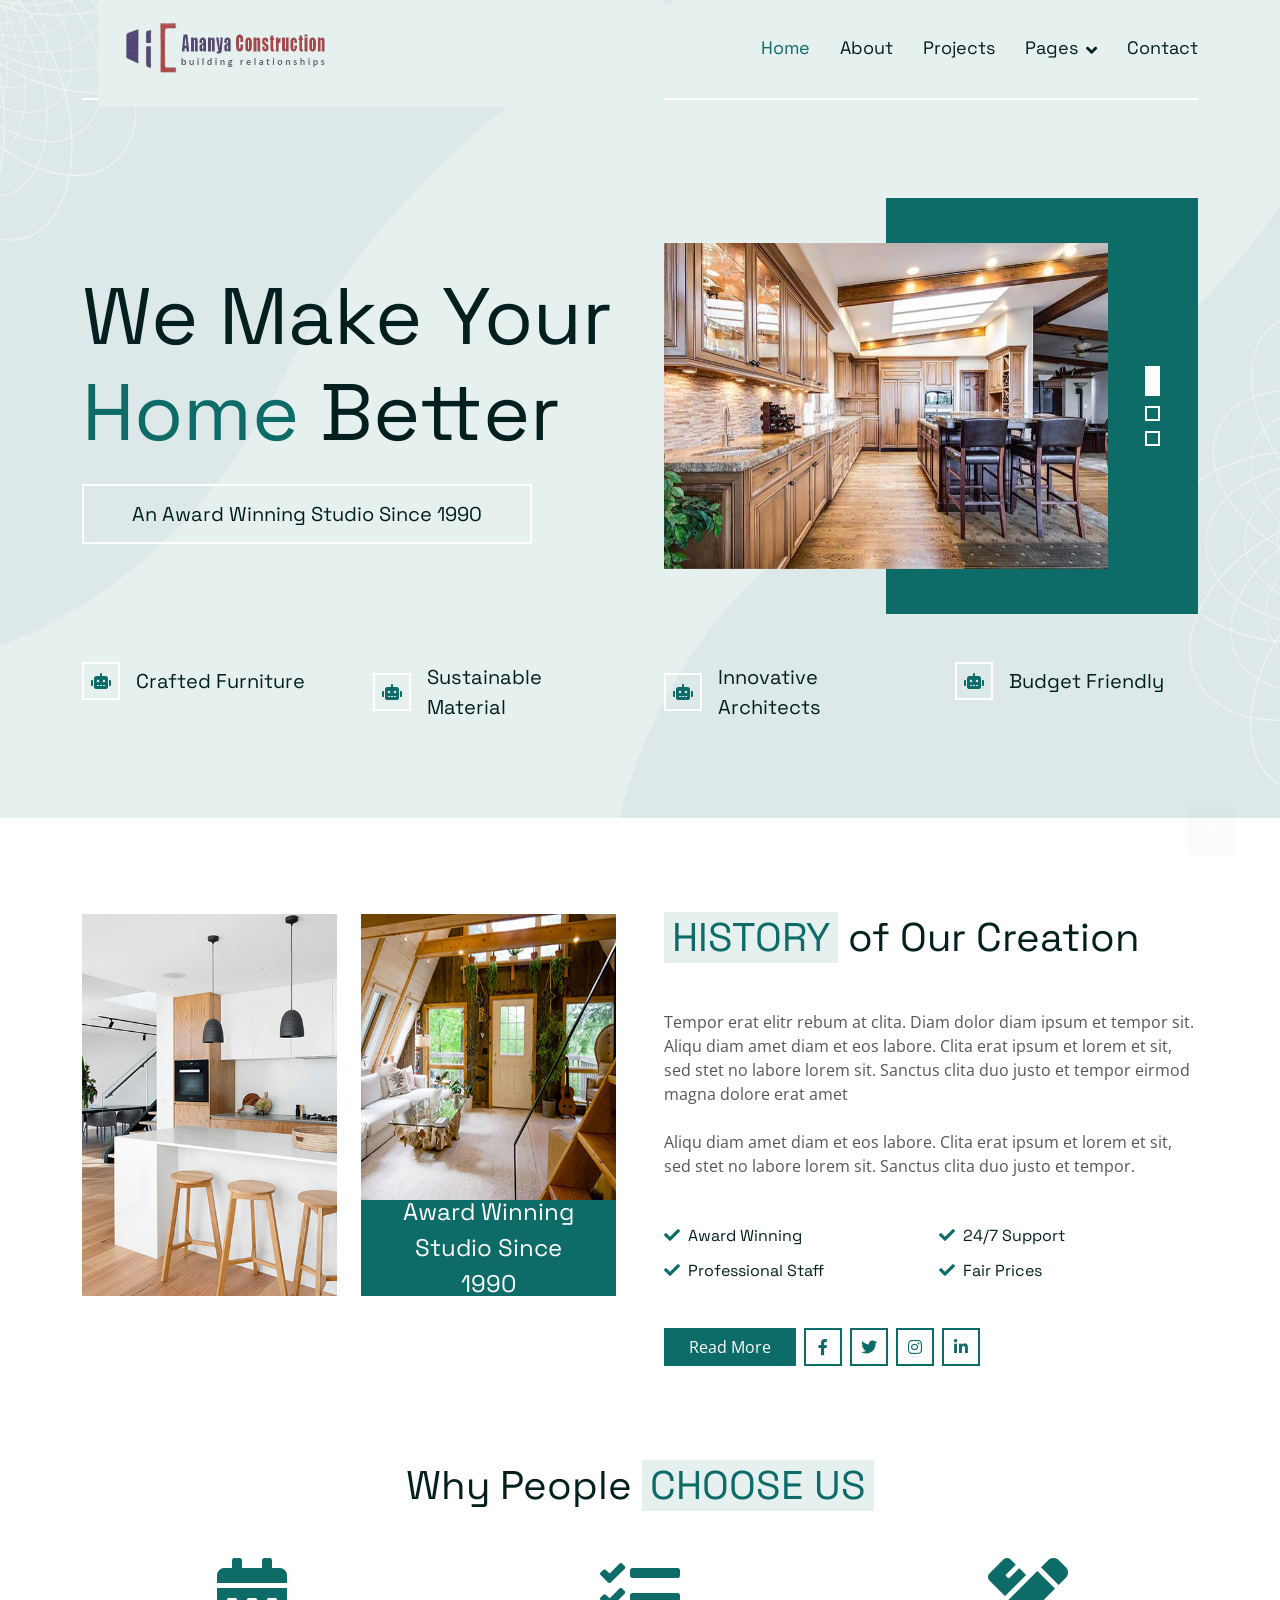
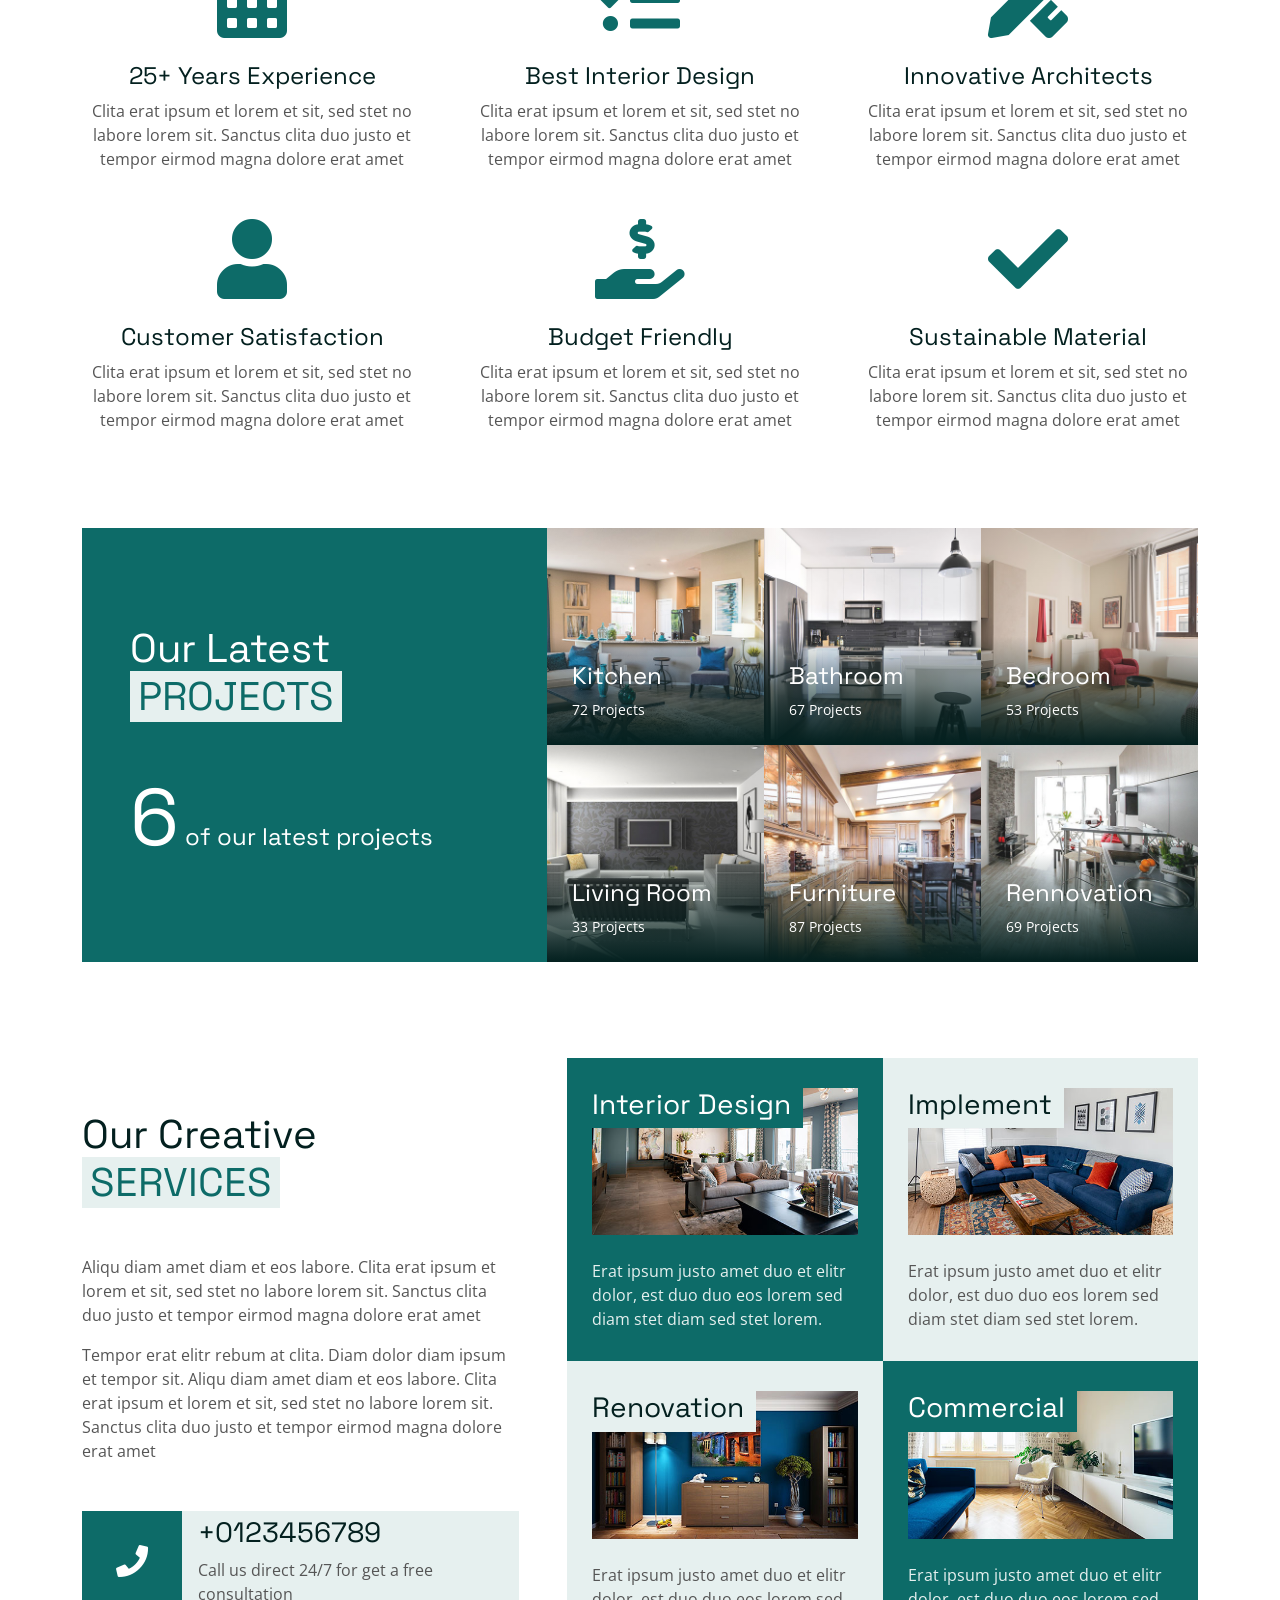
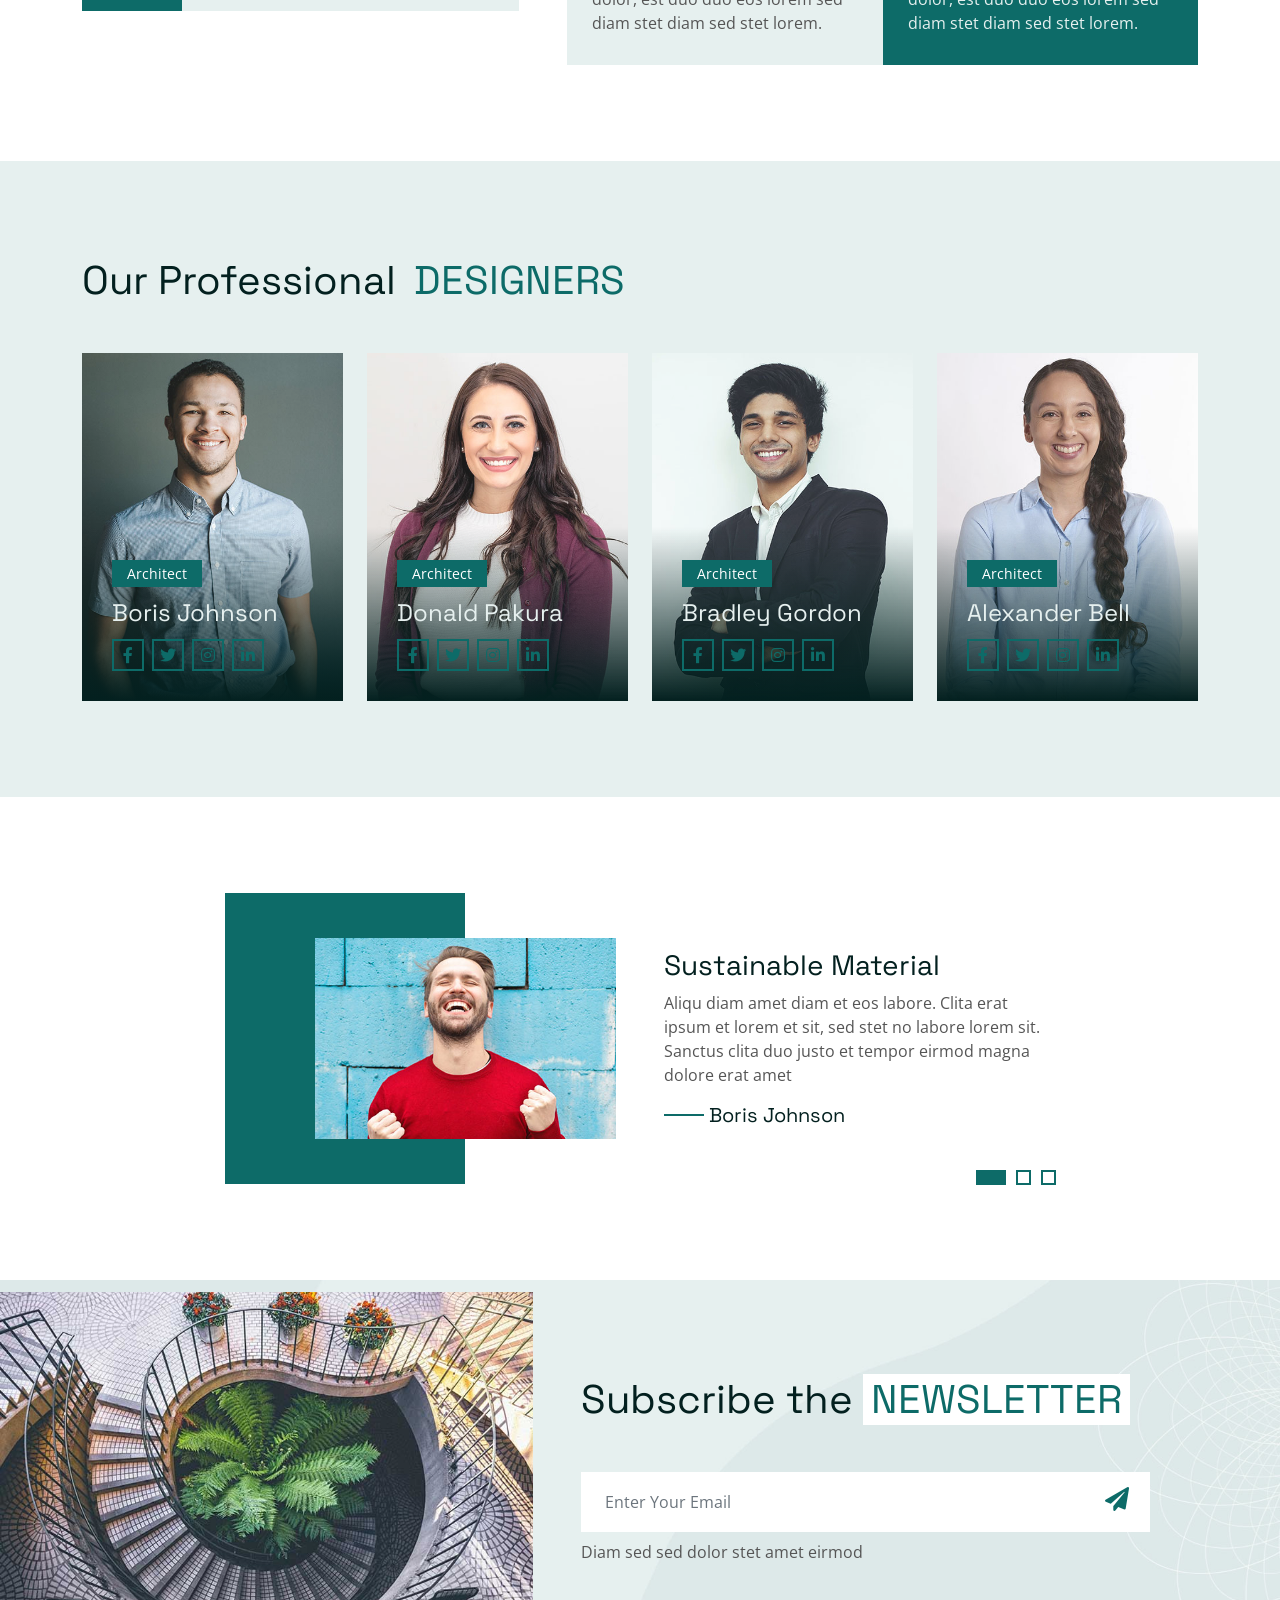
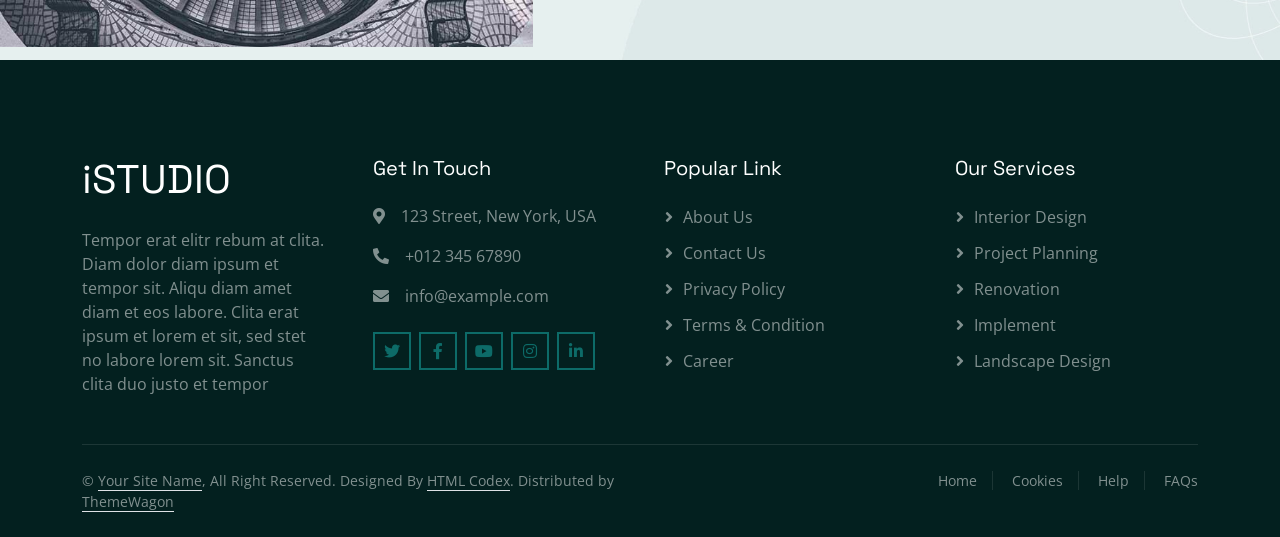
<file: index.html>
<!DOCTYPE html>
<html lang="en">

<head>
    <meta charset="utf-8">
    <title>Ananyaconstruction Website Template Free</title>
    <meta content="width=device-width, initial-scale=1.0" name="viewport">
    <meta content="" name="keywords">
    <meta content="" name="description">

    <!-- Favicon -->
    <link href="img/favicon.ico" rel="icon">

    <!-- Google Web Fonts -->
    <link rel="preconnect" href="https://fonts.googleapis.com">
    <link rel="preconnect" href="https://fonts.gstatic.com" crossorigin>
    <link href="https://fonts.googleapis.com/css2?family=Open+Sans&family=Space+Grotesk&display=swap" rel="stylesheet">

    <!-- Icon Font Stylesheet -->
    <link href="https://cdnjs.cloudflare.com/ajax/libs/font-awesome/5.10.0/css/all.min.css" rel="stylesheet">
    <link href="https://cdn.jsdelivr.net/npm/bootstrap-icons@1.4.1/font/bootstrap-icons.css" rel="stylesheet">

    <!-- Libraries Stylesheet -->
    <link href="lib/animate/animate.min.css" rel="stylesheet">
    <link href="lib/owlcarousel/assets/owl.carousel.min.css" rel="stylesheet">

    <!-- Customized Bootstrap Stylesheet -->
    <link href="css/bootstrap.min.css" rel="stylesheet">

    <!-- Template Stylesheet -->
    <link href="css/style.css" rel="stylesheet">
</head>

<body>
    <!-- Spinner Start -->
    <div id="spinner"
        class="show bg-white position-fixed translate-middle w-100 vh-100 top-50 start-50 d-flex align-items-center justify-content-center">
        <div class="spinner-grow text-primary" style="width: 3rem; height: 3rem;" role="status">
            <span class="sr-only">Loading...</span>
        </div>
    </div>
    <!-- Spinner End -->


    <!-- Navbar Start -->
    <div class="container-fluid sticky-top">
        <div class="container">
            <nav class="navbar log log-container img navbar-expand-lg navbar-light border-bottom border-2 border-white ">
                <a href="index.html" class="navbar-brand">
                    <nav class="navbar navbar-light bg-light "
                    <a class="navbar-brand" href="#">
                      <img src="log.png" class="log">
                    </a>
                    </nav>
                   <!--<h1>Ananya Constrution</h1>-->
                </a>
                <button type="button" class="navbar-toggler ms-auto me-0" data-bs-toggle="collapse"
                    data-bs-target="#navbarCollapse">
                    <span class="navbar-toggler-icon"></span>
                </button>
                <div class="collapse navbar-collapse" id="navbarCollapse">
                    <div class="navbar-nav ms-auto">
                        <a href="index.html" class="nav-item nav-link active">Home</a>
                        <a href="about.html" class="nav-item nav-link">About</a>
                        <!--<a href="service.html" class="nav-item nav-link">Services</a>-->
                        <a href="project.html" class="nav-item nav-link">Projects</a>
                        <div class="nav-item dropdown">
                            <a href="#!" class="nav-link dropdown-toggle" data-bs-toggle="dropdown">Pages</a>
                            <div class="dropdown-menu bg-light mt-2">
                                <a href="feature.html" class="dropdown-item">Features</a>
                                <a href="team.html" class="dropdown-item">Our Team</a>
                                <a href="testimonial.html" class="dropdown-item">Testimonial</a>
                                <a href="404.html" class="dropdown-item">404 Page</a>
                            </div>
                        </div>
                        <a href="contact.html" class="nav-item nav-link">Contact</a>
                    </div>
                </div>
            </nav>
        </div>
    </div>
    <!-- Navbar End -->


    <!-- Hero Start -->
    <div class="container-fluid pb-5 hero-header bg-light mb-5">
        <div class="container py-5">
            <div class="row g-5 align-items-center mb-5">
                <div class="col-lg-6">
                    <h1 class="display-1 mb-4 animated slideInRight">We Make Your <span class="text-primary">Home</span>
                        Better</h1>
                    <h5 class="d-inline-block border border-2 border-white py-3 px-5 mb-0 animated slideInRight">
                        An Award Winning Studio Since 1990</h5>
                </div>
                <div class="col-lg-6">
                    <div class="owl-carousel header-carousel animated fadeIn">
                        <img class="img-fluid" src="img/hero-slider-1.jpg" alt="">
                        <img class="img-fluid" src="img/hero-slider-2.jpg" alt="">
                        <img class="img-fluid" src="img/hero-slider-3.jpg" alt="">
                    </div>
                </div>
            </div>
            <div class="row g-5 animated fadeIn">
                <div class="col-md-6 col-lg-3">
                    <div class="d-flex align-items-center">
                        <div class="flex-shrink-0 btn-square border border-2 border-white me-3">
                            <i class="fa fa-robot text-primary"></i>
                        </div>
                        <h5 class="lh-base mb-0">Crafted Furniture</h5>
                    </div>
                </div>
                <div class="col-md-6 col-lg-3">
                    <div class="d-flex align-items-center">
                        <div class="flex-shrink-0 btn-square border border-2 border-white me-3">
                            <i class="fa fa-robot text-primary"></i>
                        </div>
                        <h5 class="lh-base mb-0">Sustainable Material</h5>
                    </div>
                </div>
                <div class="col-md-6 col-lg-3">
                    <div class="d-flex align-items-center">
                        <div class="flex-shrink-0 btn-square border border-2 border-white me-3">
                            <i class="fa fa-robot text-primary"></i>
                        </div>
                        <h5 class="lh-base mb-0">Innovative Architects</h5>
                    </div>
                </div>
                <div class="col-md-6 col-lg-3">
                    <div class="d-flex align-items-center">
                        <div class="flex-shrink-0 btn-square border border-2 border-white me-3">
                            <i class="fa fa-robot text-primary"></i>
                        </div>
                        <h5 class="lh-base mb-0">Budget Friendly</h5>
                    </div>
                </div>
            </div>
        </div>
    </div>
    <!-- Hero End -->


    <!-- About Start -->
    <div class="container-fluid py-5">
        <div class="container">
            <div class="row g-5">
                <div class="col-lg-6">
                    <div class="row">
                        <div class="col-6 wow fadeIn" data-wow-delay="0.1s">
                            <img class="img-fluid" src="img/about-1.jpg" alt="">
                        </div>
                        <div class="col-6 wow fadeIn" data-wow-delay="0.3s">
                            <img class="img-fluid h-75" src="img/about-2.jpg" alt="">
                            <div class="h-25 d-flex align-items-center text-center bg-primary px-4">
                                <h4 class="text-white lh-base mb-0">Award Winning Studio Since 1990</h4>
                            </div>
                        </div>
                    </div>
                </div>
                <div class="col-lg-6 wow fadeIn" data-wow-delay="0.5s">
                    <h1 class="mb-5"><span class="text-uppercase text-primary bg-light px-2">History</span> of Our
                        Creation</h1>
                    <p class="mb-4">Tempor erat elitr rebum at clita. Diam dolor diam ipsum et tempor sit. Aliqu diam
                        amet diam et eos labore. Clita erat ipsum et lorem et sit, sed stet no labore lorem sit. Sanctus
                        clita duo justo et tempor eirmod magna dolore erat amet</p>
                    <p class="mb-5">Aliqu diam amet diam et eos labore. Clita erat ipsum et lorem et sit, sed stet no
                        labore lorem sit. Sanctus clita duo justo et tempor.</p>
                    <div class="row g-3">
                        <div class="col-sm-6">
                            <h6 class="mb-3"><i class="fa fa-check text-primary me-2"></i>Award Winning</h6>
                            <h6 class="mb-0"><i class="fa fa-check text-primary me-2"></i>Professional Staff</h6>
                        </div>
                        <div class="col-sm-6">
                            <h6 class="mb-3"><i class="fa fa-check text-primary me-2"></i>24/7 Support</h6>
                            <h6 class="mb-0"><i class="fa fa-check text-primary me-2"></i>Fair Prices</h6>
                        </div>
                    </div>
                    <div class="d-flex align-items-center mt-5">
                        <a class="btn btn-primary px-4 me-2" href="#!">Read More</a>
                        <a class="btn btn-outline-primary btn-square border-2 me-2" href="#!"><i
                                class="fab fa-facebook-f"></i></a>
                        <a class="btn btn-outline-primary btn-square border-2 me-2" href="#!"><i
                                class="fab fa-twitter"></i></a>
                        <a class="btn btn-outline-primary btn-square border-2 me-2" href="#!"><i
                                class="fab fa-instagram"></i></a>
                        <a class="btn btn-outline-primary btn-square border-2" href="#!"><i
                                class="fab fa-linkedin-in"></i></a>
                    </div>
                </div>
            </div>
        </div>
    </div>
    <!-- About End -->


    <!-- Feature Start -->
    <div class="container-fluid py-5">
        <div class="container">
            <div class="text-center wow fadeIn" data-wow-delay="0.1s">
                <h1 class="mb-5">Why People <span class="text-uppercase text-primary bg-light px-2">Choose Us</span>
                </h1>
            </div>
            <div class="row g-5 align-items-center text-center">
                <div class="col-md-6 col-lg-4 wow fadeIn" data-wow-delay="0.1s">
                    <i class="fa fa-calendar-alt fa-5x text-primary mb-4"></i>
                    <h4>25+ Years Experience</h4>
                    <p class="mb-0">Clita erat ipsum et lorem et sit, sed stet no labore lorem sit. Sanctus clita duo
                        justo et tempor eirmod magna dolore erat amet</p>
                </div>
                <div class="col-md-6 col-lg-4 wow fadeIn" data-wow-delay="0.3s">
                    <i class="fa fa-tasks fa-5x text-primary mb-4"></i>
                    <h4>Best Interior Design</h4>
                    <p class="mb-0">Clita erat ipsum et lorem et sit, sed stet no labore lorem sit. Sanctus clita duo
                        justo et tempor eirmod magna dolore erat amet</p>
                </div>
                <div class="col-md-6 col-lg-4 wow fadeIn" data-wow-delay="0.5s">
                    <i class="fa fa-pencil-ruler fa-5x text-primary mb-4"></i>
                    <h4>Innovative Architects</h4>
                    <p class="mb-0">Clita erat ipsum et lorem et sit, sed stet no labore lorem sit. Sanctus clita duo
                        justo et tempor eirmod magna dolore erat amet</p>
                </div>
                <div class="col-md-6 col-lg-4 wow fadeIn" data-wow-delay="0.1s">
                    <i class="fa fa-user fa-5x text-primary mb-4"></i>
                    <h4>Customer Satisfaction</h4>
                    <p class="mb-0">Clita erat ipsum et lorem et sit, sed stet no labore lorem sit. Sanctus clita duo
                        justo et tempor eirmod magna dolore erat amet</p>
                </div>
                <div class="col-md-6 col-lg-4 wow fadeIn" data-wow-delay="0.3s">
                    <i class="fa fa-hand-holding-usd fa-5x text-primary mb-4"></i>
                    <h4>Budget Friendly</h4>
                    <p class="mb-0">Clita erat ipsum et lorem et sit, sed stet no labore lorem sit. Sanctus clita duo
                        justo et tempor eirmod magna dolore erat amet</p>
                </div>
                <div class="col-md-6 col-lg-4 wow fadeIn" data-wow-delay="0.5s">
                    <i class="fa fa-check fa-5x text-primary mb-4"></i>
                    <h4>Sustainable Material</h4>
                    <p class="mb-0">Clita erat ipsum et lorem et sit, sed stet no labore lorem sit. Sanctus clita duo
                        justo et tempor eirmod magna dolore erat amet</p>
                </div>
            </div>
        </div>
    </div>
    <!-- Feature End -->


    <!-- Project Start -->
    <div class="container-fluid mt-5">
        <div class="container mt-5">
            <div class="row g-0">
                <div class="col-lg-5 wow fadeIn" data-wow-delay="0.1s">
                    <div class="d-flex flex-column justify-content-center bg-primary h-100 p-5">
                        <h1 class="text-white mb-5">Our Latest <span
                                class="text-uppercase text-primary bg-light px-2">Projects</span></h1>
                        <h4 class="text-white mb-0"><span class="display-1">6</span> of our latest projects</h4>
                    </div>
                </div>
                <div class="col-lg-7">
                    <div class="row g-0">
                        <div class="col-md-6 col-lg-4 wow fadeIn" data-wow-delay="0.2s">
                            <div class="project-item position-relative overflow-hidden">
                                <img class="img-fluid w-100" src="img/project-1.jpg" alt="">
                                <a class="project-overlay text-decoration-none" href="#!">
                                    <h4 class="text-white">Kitchen</h4>
                                    <small class="text-white">72 Projects</small>
                                </a>
                            </div>
                        </div>
                        <div class="col-md-6 col-lg-4 wow fadeIn" data-wow-delay="0.3s">
                            <div class="project-item position-relative overflow-hidden">
                                <img class="img-fluid w-100" src="img/project-2.jpg" alt="">
                                <a class="project-overlay text-decoration-none" href="#!">
                                    <h4 class="text-white">Bathroom</h4>
                                    <small class="text-white">67 Projects</small>
                                </a>
                            </div>
                        </div>
                        <div class="col-md-6 col-lg-4 wow fadeIn" data-wow-delay="0.4s">
                            <div class="project-item position-relative overflow-hidden">
                                <img class="img-fluid w-100" src="img/project-3.jpg" alt="">
                                <a class="project-overlay text-decoration-none" href="#!">
                                    <h4 class="text-white">Bedroom</h4>
                                    <small class="text-white">53 Projects</small>
                                </a>
                            </div>
                        </div>
                        <div class="col-md-6 col-lg-4 wow fadeIn" data-wow-delay="0.5s">
                            <div class="project-item position-relative overflow-hidden">
                                <img class="img-fluid w-100" src="img/project-4.jpg" alt="">
                                <a class="project-overlay text-decoration-none" href="#!">
                                    <h4 class="text-white">Living Room</h4>
                                    <small class="text-white">33 Projects</small>
                                </a>
                            </div>
                        </div>
                        <div class="col-md-6 col-lg-4 wow fadeIn" data-wow-delay="0.6s">
                            <div class="project-item position-relative overflow-hidden">
                                <img class="img-fluid w-100" src="img/project-5.jpg" alt="">
                                <a class="project-overlay text-decoration-none" href="#!">
                                    <h4 class="text-white">Furniture</h4>
                                    <small class="text-white">87 Projects</small>
                                </a>
                            </div>
                        </div>
                        <div class="col-md-6 col-lg-4 wow fadeIn" data-wow-delay="0.7s">
                            <div class="project-item position-relative overflow-hidden">
                                <img class="img-fluid w-100" src="img/project-6.jpg" alt="">
                                <a class="project-overlay text-decoration-none" href="#!">
                                    <h4 class="text-white">Rennovation</h4>
                                    <small class="text-white">69 Projects</small>
                                </a>
                            </div>
                        </div>
                    </div>
                </div>
            </div>
        </div>
    </div>
    <!-- Project End -->


    <!-- Service Start -->
    <div class="container-fluid py-5">
        <div class="container py-5">
            <div class="row g-5 align-items-center">
                <div class="col-lg-5 wow fadeIn" data-wow-delay="0.1s">
                    <h1 class="mb-5">Our Creative <span
                            class="text-uppercase text-primary bg-light px-2">Services</span></h1>
                    <p>Aliqu diam
                        amet diam et eos labore. Clita erat ipsum et lorem et sit, sed stet no labore lorem sit. Sanctus
                        clita duo justo et tempor eirmod magna dolore erat amet</p>
                    <p class="mb-5">Tempor erat elitr rebum at clita. Diam dolor diam ipsum et tempor sit. Aliqu diam
                        amet diam et eos labore. Clita erat ipsum et lorem et sit, sed stet no labore lorem sit. Sanctus
                        clita duo justo et tempor eirmod magna dolore erat amet</p>
                    <div class="d-flex align-items-center bg-light">
                        <div class="btn-square flex-shrink-0 bg-primary" style="width: 100px; height: 100px;">
                            <i class="fa fa-phone fa-2x text-white"></i>
                        </div>
                        <div class="px-3">
                            <h3>+0123456789</h3>
                            <span>Call us direct 24/7 for get a free consultation</span>
                        </div>
                    </div>
                </div>
                <div class="col-lg-7">
                    <div class="row g-0">
                        <div class="col-md-6 wow fadeIn" data-wow-delay="0.2s">
                            <div class="service-item h-100 d-flex flex-column justify-content-center bg-primary">
                                <a href="#!" class="service-img position-relative mb-4">
                                    <img class="img-fluid w-100" src="img/service-1.jpg" alt="">
                                    <h3>Interior Design</h3>
                                </a>
                                <p class="mb-0">Erat ipsum justo amet duo et elitr dolor, est duo duo eos lorem sed diam
                                    stet diam sed stet lorem.</p>
                            </div>
                        </div>
                        <div class="col-md-6 wow fadeIn" data-wow-delay="0.4s">
                            <div class="service-item h-100 d-flex flex-column justify-content-center bg-light">
                                <a href="#!" class="service-img position-relative mb-4">
                                    <img class="img-fluid w-100" src="img/service-2.jpg" alt="">
                                    <h3>Implement</h3>
                                </a>
                                <p class="mb-0">Erat ipsum justo amet duo et elitr dolor, est duo duo eos lorem sed diam
                                    stet diam sed stet lorem.</p>
                            </div>
                        </div>
                        <div class="col-md-6 wow fadeIn" data-wow-delay="0.6s">
                            <div class="service-item h-100 d-flex flex-column justify-content-center bg-light">
                                <a href="#!" class="service-img position-relative mb-4">
                                    <img class="img-fluid w-100" src="img/service-3.jpg" alt="">
                                    <h3>Renovation</h3>
                                </a>
                                <p class="mb-0">Erat ipsum justo amet duo et elitr dolor, est duo duo eos lorem sed diam
                                    stet diam sed stet lorem.</p>
                            </div>
                        </div>
                        <div class="col-md-6 wow fadeIn" data-wow-delay="0.8s">
                            <div class="service-item h-100 d-flex flex-column justify-content-center bg-primary">
                                <a href="#!" class="service-img position-relative mb-4">
                                    <img class="img-fluid w-100" src="img/service-4.jpg" alt="">
                                    <h3>Commercial</h3>
                                </a>
                                <p class="mb-0">Erat ipsum justo amet duo et elitr dolor, est duo duo eos lorem sed diam
                                    stet diam sed stet lorem.</p>
                            </div>
                        </div>
                    </div>
                </div>
            </div>
        </div>
    </div>
    <!-- Service End -->


    <!-- Team Start -->
    <div class="container-fluid bg-light py-5">
        <div class="container py-5">
            <h1 class="mb-5">Our Professional <span class="text-uppercase text-primary bg-light px-2">Designers</span>
            </h1>
            <div class="row g-4">
                <div class="col-md-6 col-lg-3 wow fadeIn" data-wow-delay="0.1s">
                    <div class="team-item position-relative overflow-hidden">
                        <img class="img-fluid w-100" src="img/team-1.jpg" alt="">
                        <div class="team-overlay">
                            <small class="mb-2">Architect</small>
                            <h4 class="lh-base text-light">Boris Johnson</h4>
                            <div class="d-flex justify-content-center">
                                <a class="btn btn-outline-primary btn-sm-square border-2 me-2" href="#!">
                                    <i class="fab fa-facebook-f"></i>
                                </a>
                                <a class="btn btn-outline-primary btn-sm-square border-2 me-2" href="#!">
                                    <i class="fab fa-twitter"></i>
                                </a>
                                <a class="btn btn-outline-primary btn-sm-square border-2 me-2" href="#!">
                                    <i class="fab fa-instagram"></i>
                                </a>
                                <a class="btn btn-outline-primary btn-sm-square border-2 me-2" href="#!">
                                    <i class="fab fa-linkedin-in"></i>
                                </a>
                            </div>
                        </div>
                    </div>
                </div>
                <div class="col-md-6 col-lg-3 wow fadeIn" data-wow-delay="0.3s">
                    <div class="team-item position-relative overflow-hidden">
                        <img class="img-fluid w-100" src="img/team-2.jpg" alt="">
                        <div class="team-overlay">
                            <small class="mb-2">Architect</small>
                            <h4 class="lh-base text-light">Donald Pakura</h4>
                            <div class="d-flex justify-content-center">
                                <a class="btn btn-outline-primary btn-sm-square border-2 me-2" href="#!">
                                    <i class="fab fa-facebook-f"></i>
                                </a>
                                <a class="btn btn-outline-primary btn-sm-square border-2 me-2" href="#!">
                                    <i class="fab fa-twitter"></i>
                                </a>
                                <a class="btn btn-outline-primary btn-sm-square border-2 me-2" href="#!">
                                    <i class="fab fa-instagram"></i>
                                </a>
                                <a class="btn btn-outline-primary btn-sm-square border-2 me-2" href="#!">
                                    <i class="fab fa-linkedin-in"></i>
                                </a>
                            </div>
                        </div>
                    </div>
                </div>
                <div class="col-md-6 col-lg-3 wow fadeIn" data-wow-delay="0.5s">
                    <div class="team-item position-relative overflow-hidden">
                        <img class="img-fluid w-100" src="img/team-3.jpg" alt="">
                        <div class="team-overlay">
                            <small class="mb-2">Architect</small>
                            <h4 class="lh-base text-light">Bradley Gordon</h4>
                            <div class="d-flex justify-content-center">
                                <a class="btn btn-outline-primary btn-sm-square border-2 me-2" href="#!">
                                    <i class="fab fa-facebook-f"></i>
                                </a>
                                <a class="btn btn-outline-primary btn-sm-square border-2 me-2" href="#!">
                                    <i class="fab fa-twitter"></i>
                                </a>
                                <a class="btn btn-outline-primary btn-sm-square border-2 me-2" href="#!">
                                    <i class="fab fa-instagram"></i>
                                </a>
                                <a class="btn btn-outline-primary btn-sm-square border-2 me-2" href="#!">
                                    <i class="fab fa-linkedin-in"></i>
                                </a>
                            </div>
                        </div>
                    </div>
                </div>
                <div class="col-md-6 col-lg-3 wow fadeIn" data-wow-delay="0.7s">
                    <div class="team-item position-relative overflow-hidden">
                        <img class="img-fluid w-100" src="img/team-4.jpg" alt="">
                        <div class="team-overlay">
                            <small class="mb-2">Architect</small>
                            <h4 class="lh-base text-light">Alexander Bell</h4>
                            <div class="d-flex justify-content-center">
                                <a class="btn btn-outline-primary btn-sm-square border-2 me-2" href="#!">
                                    <i class="fab fa-facebook-f"></i>
                                </a>
                                <a class="btn btn-outline-primary btn-sm-square border-2 me-2" href="#!">
                                    <i class="fab fa-twitter"></i>
                                </a>
                                <a class="btn btn-outline-primary btn-sm-square border-2 me-2" href="#!">
                                    <i class="fab fa-instagram"></i>
                                </a>
                                <a class="btn btn-outline-primary btn-sm-square border-2 me-2" href="#!">
                                    <i class="fab fa-linkedin-in"></i>
                                </a>
                            </div>
                        </div>
                    </div>
                </div>
            </div>
        </div>
    </div>
    <!-- Team End -->


    <!-- Testimonial Start -->
    <div class="container-xxl py-5">
        <div class="container py-5">
            <div class="row justify-content-center">
                <div class="col-md-12 col-lg-9">
                    <div class="owl-carousel testimonial-carousel wow fadeIn" data-wow-delay="0.2s">
                        <div class="testimonial-item">
                            <div class="row g-5 align-items-center">
                                <div class="col-md-6">
                                    <div class="testimonial-img">
                                        <img class="img-fluid" src="img/testimonial-1.jpg" alt="">
                                    </div>
                                </div>
                                <div class="col-md-6">
                                    <div class="testimonial-text pb-5 pb-md-0">
                                        <h3>Sustainable Material</h3>
                                        <p>Aliqu diam amet diam et eos labore. Clita erat ipsum et lorem et sit, sed
                                            stet no labore lorem sit. Sanctus clita duo justo et tempor eirmod magna
                                            dolore erat
                                            amet</p>
                                        <h5 class="mb-0">Boris Johnson</h5>
                                    </div>
                                </div>
                            </div>
                        </div>
                        <div class="testimonial-item">
                            <div class="row g-5 align-items-center">
                                <div class="col-md-6">
                                    <div class="testimonial-img">
                                        <img class="img-fluid" src="img/testimonial-2.jpg" alt="">
                                    </div>
                                </div>
                                <div class="col-md-6">
                                    <div class="testimonial-text pb-5 pb-md-0">
                                        <h3>Customer Satisfaction</h3>
                                        <p>Clita erat ipsum et lorem et sit, sed
                                            stet no labore lorem sit. Sanctus clita duo justo et tempor eirmod magna
                                            dolore erat
                                            amet</p>
                                        <h5 class="mb-0">Alexander Bell</h5>
                                    </div>
                                </div>
                            </div>
                        </div>
                        <div class="testimonial-item">
                            <div class="row g-5 align-items-center">
                                <div class="col-md-6">
                                    <div class="testimonial-img">
                                        <img class="img-fluid" src="img/testimonial-3.jpg" alt="">
                                    </div>
                                </div>
                                <div class="col-md-6">
                                    <div class="testimonial-text pb-5 pb-md-0">
                                        <h3>Budget Friendly</h3>
                                        <p>Diam amet diam et eos labore. Clita erat ipsum et lorem et sit, sed
                                            stet no labore lorem sit. Sanctus clita duo justo et tempor eirmod magna
                                            dolore erat
                                            amet</p>
                                        <h5 class="mb-0">Bradley Gordon</h5>
                                    </div>
                                </div>
                            </div>
                        </div>
                    </div>
                </div>
            </div>
        </div>
    </div>
    <!-- Testimonial End -->


    <!-- Newsletter Start -->
    <div class="container-fluid bg-primary newsletter p-0">
        <div class="container p-0">
            <div class="row g-0 align-items-center">
                <div class="col-md-5 ps-lg-0 text-start wow fadeIn" data-wow-delay="0.2s">
                    <img class="img-fluid w-100" src="img/newsletter.jpg" alt="">
                </div>
                <div class="col-md-7 py-5 newsletter-text wow fadeIn" data-wow-delay="0.5s">
                    <div class="p-5">
                        <h1 class="mb-5">Subscribe the <span
                                class="text-uppercase text-primary bg-white px-2">Newsletter</span></h1>
                        <div class="position-relative w-100 mb-2">
                            <input class="form-control border-0 w-100 ps-4 pe-5" type="text"
                                placeholder="Enter Your Email" style="height: 60px;">
                            <button type="button" class="btn shadow-none position-absolute top-0 end-0 mt-2 me-2"><i
                                    class="fa fa-paper-plane text-primary fs-4"></i></button>
                        </div>
                        <p class="mb-0">Diam sed sed dolor stet amet eirmod</p>
                    </div>
                </div>
            </div>
        </div>
    </div>
    <!-- Newsletter End -->


    <!-- Footer Start -->
    <div class="container-fluid bg-dark text-white-50 footer pt-5">
        <div class="container py-5">
            <div class="row g-5">
                <div class="col-md-6 col-lg-3 wow fadeIn" data-wow-delay="0.1s">
                    <a href="index.html" class="d-inline-block mb-3">
                        <h1 class="text-white">iSTUDIO</h1>
                    </a>
                    <p class="mb-0">Tempor erat elitr rebum at clita. Diam dolor diam ipsum et tempor sit. Aliqu diam
                        amet diam et eos labore. Clita erat ipsum et lorem et sit, sed stet no labore lorem sit. Sanctus
                        clita duo justo et tempor</p>
                </div>
                <div class="col-md-6 col-lg-3 wow fadeIn" data-wow-delay="0.3s">
                    <h5 class="text-white mb-4">Get In Touch</h5>
                    <p><i class="fa fa-map-marker-alt me-3"></i>123 Street, New York, USA</p>
                    <p><i class="fa fa-phone-alt me-3"></i>+012 345 67890</p>
                    <p><i class="fa fa-envelope me-3"></i>info@example.com</p>
                    <div class="d-flex pt-2">
                        <a class="btn btn-outline-primary btn-square border-2 me-2" href="#!"><i
                                class="fab fa-twitter"></i></a>
                        <a class="btn btn-outline-primary btn-square border-2 me-2" href="#!"><i
                                class="fab fa-facebook-f"></i></a>
                        <a class="btn btn-outline-primary btn-square border-2 me-2" href="#!"><i
                                class="fab fa-youtube"></i></a>
                        <a class="btn btn-outline-primary btn-square border-2 me-2" href="#!"><i
                                class="fab fa-instagram"></i></a>
                        <a class="btn btn-outline-primary btn-square border-2 me-2" href="#!"><i
                                class="fab fa-linkedin-in"></i></a>
                    </div>
                </div>
                <div class="col-md-6 col-lg-3 wow fadeIn" data-wow-delay="0.5s">
                    <h5 class="text-white mb-4">Popular Link</h5>
                    <a class="btn btn-link" href="#!">About Us</a>
                    <a class="btn btn-link" href="#!">Contact Us</a>
                    <a class="btn btn-link" href="#!">Privacy Policy</a>
                    <a class="btn btn-link" href="#!">Terms & Condition</a>
                    <a class="btn btn-link" href="#!">Career</a>
                </div>
                <div class="col-md-6 col-lg-3 wow fadeIn" data-wow-delay="0.7s">
                    <h5 class="text-white mb-4">Our Services</h5>
                    <a class="btn btn-link" href="#!">Interior Design</a>
                    <a class="btn btn-link" href="#!">Project Planning</a>
                    <a class="btn btn-link" href="#!">Renovation</a>
                    <a class="btn btn-link" href="#!">Implement</a>
                    <a class="btn btn-link" href="#!">Landscape Design</a>
                </div>
            </div>
        </div>
        <div class="container wow fadeIn" data-wow-delay="0.1s">
            <div class="copyright">
                <div class="row">
                    <div class="col-md-6 text-center text-md-start mb-3 mb-md-0">
                        &copy; <a class="border-bottom" href="#!">Your Site Name</a>, All Right Reserved.

                        <!--/*** This template is free as long as you keep the below author’s credit link/attribution link/backlink. ***/-->
                        <!--/*** If you'd like to use the template without the below author’s credit link/attribution link/backlink, ***/-->
                        <!--/*** you can purchase the Credit Removal License from "https://htmlcodex.com/credit-removal". ***/-->
                        Designed By <a class="border-bottom" href="https://htmlcodex.com">HTML Codex</a>. Distributed by
                        <a class="border-bottom" href="https://themewagon.com" target="_blank">ThemeWagon</a>
                    </div>
                    <div class="col-md-6 text-center text-md-end">
                        <div class="footer-menu">
                            <a href="#!">Home</a>
                            <a href="#!">Cookies</a>
                            <a href="#!">Help</a>
                            <a href="#!">FAQs</a>
                        </div>
                    </div>
                </div>
            </div>
        </div>
    </div>
    <!-- Footer End -->


    <!-- Back to Top -->
    <a href="#!" class="btn btn-lg btn-primary btn-lg-square back-to-top"><i class="bi bi-arrow-up"></i></a>


    <!-- JavaScript Libraries -->
    <script src="https://ajax.googleapis.com/ajax/libs/jquery/3.6.1/jquery.min.js"></script>
    <script src="https://cdn.jsdelivr.net/npm/bootstrap@5.0.0/dist/js/bootstrap.bundle.min.js"></script>
    <script src="lib/wow/wow.min.js"></script>
    <script src="lib/easing/easing.min.js"></script>
    <script src="lib/waypoints/waypoints.min.js"></script>
    <script src="lib/owlcarousel/owl.carousel.min.js"></script>

    <!-- Template Javascript -->
    <script src="js/main.js"></script>
</body>

</html>
</file>
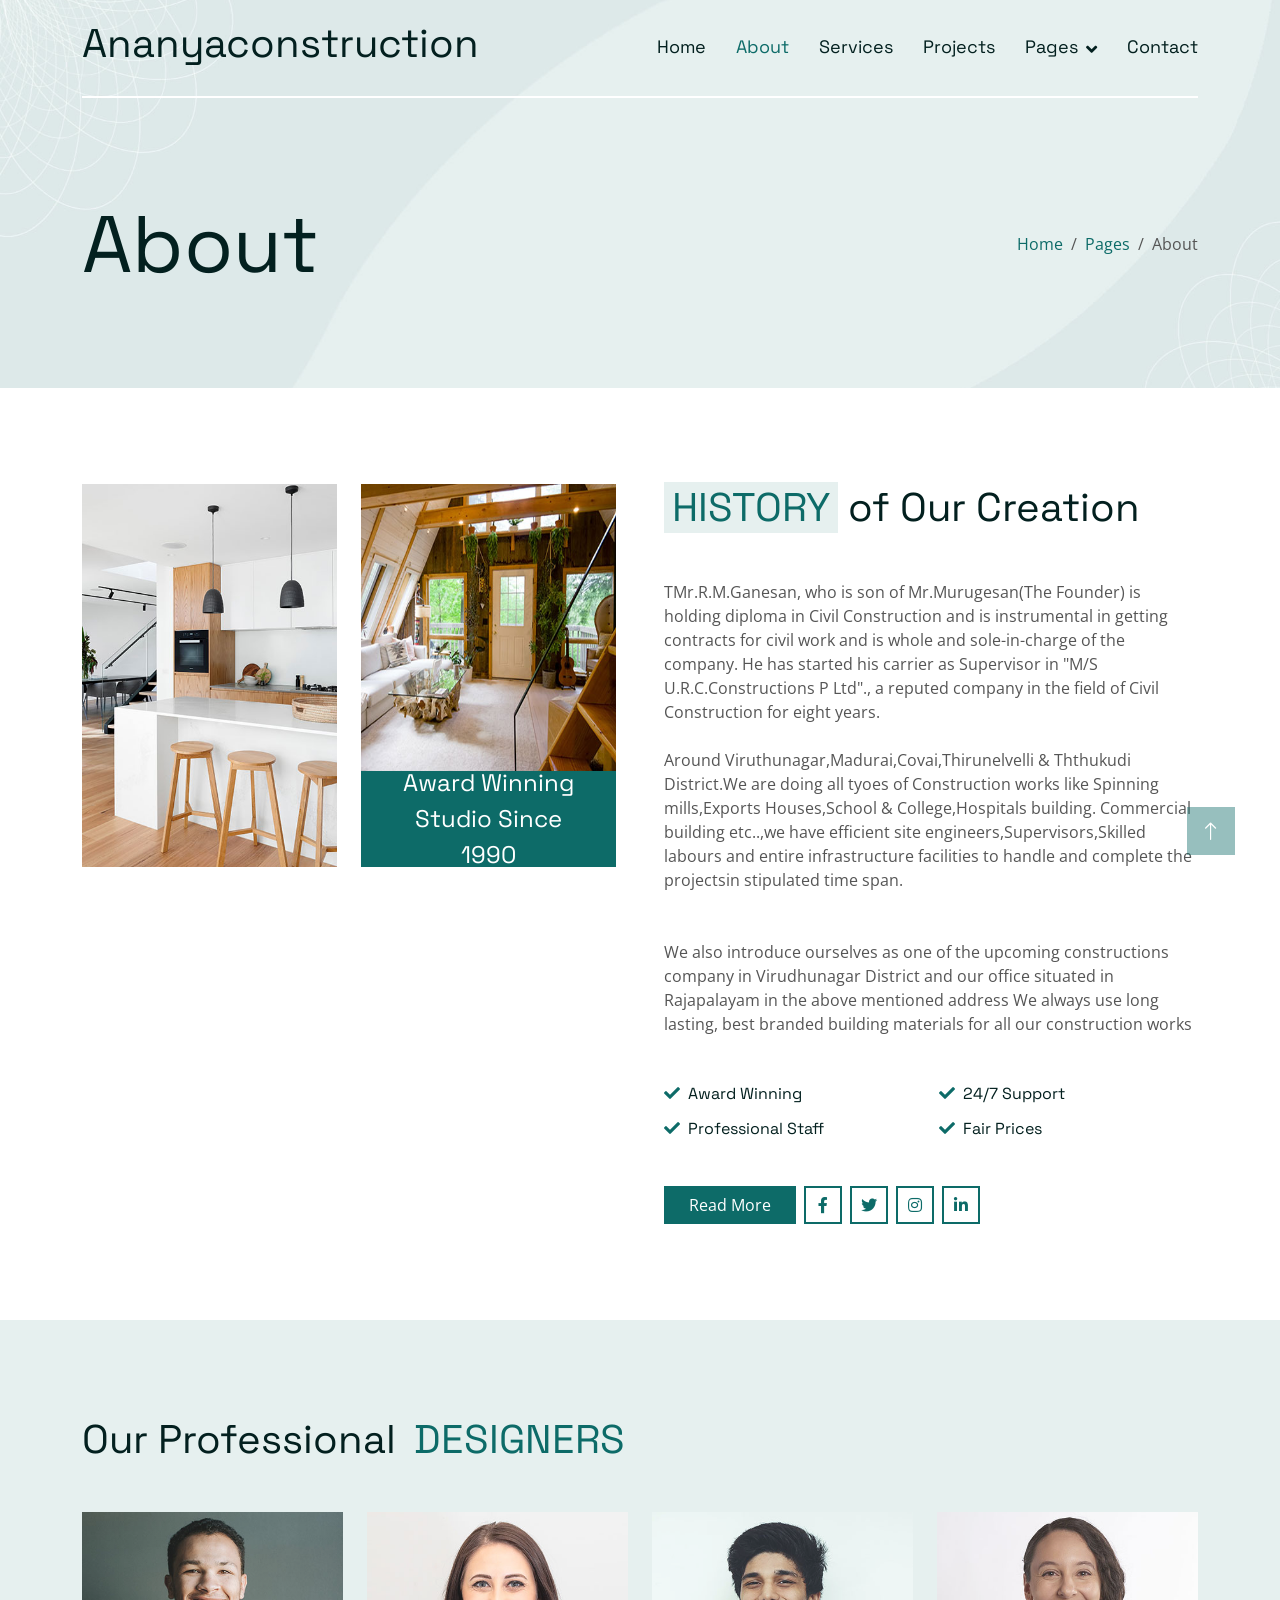
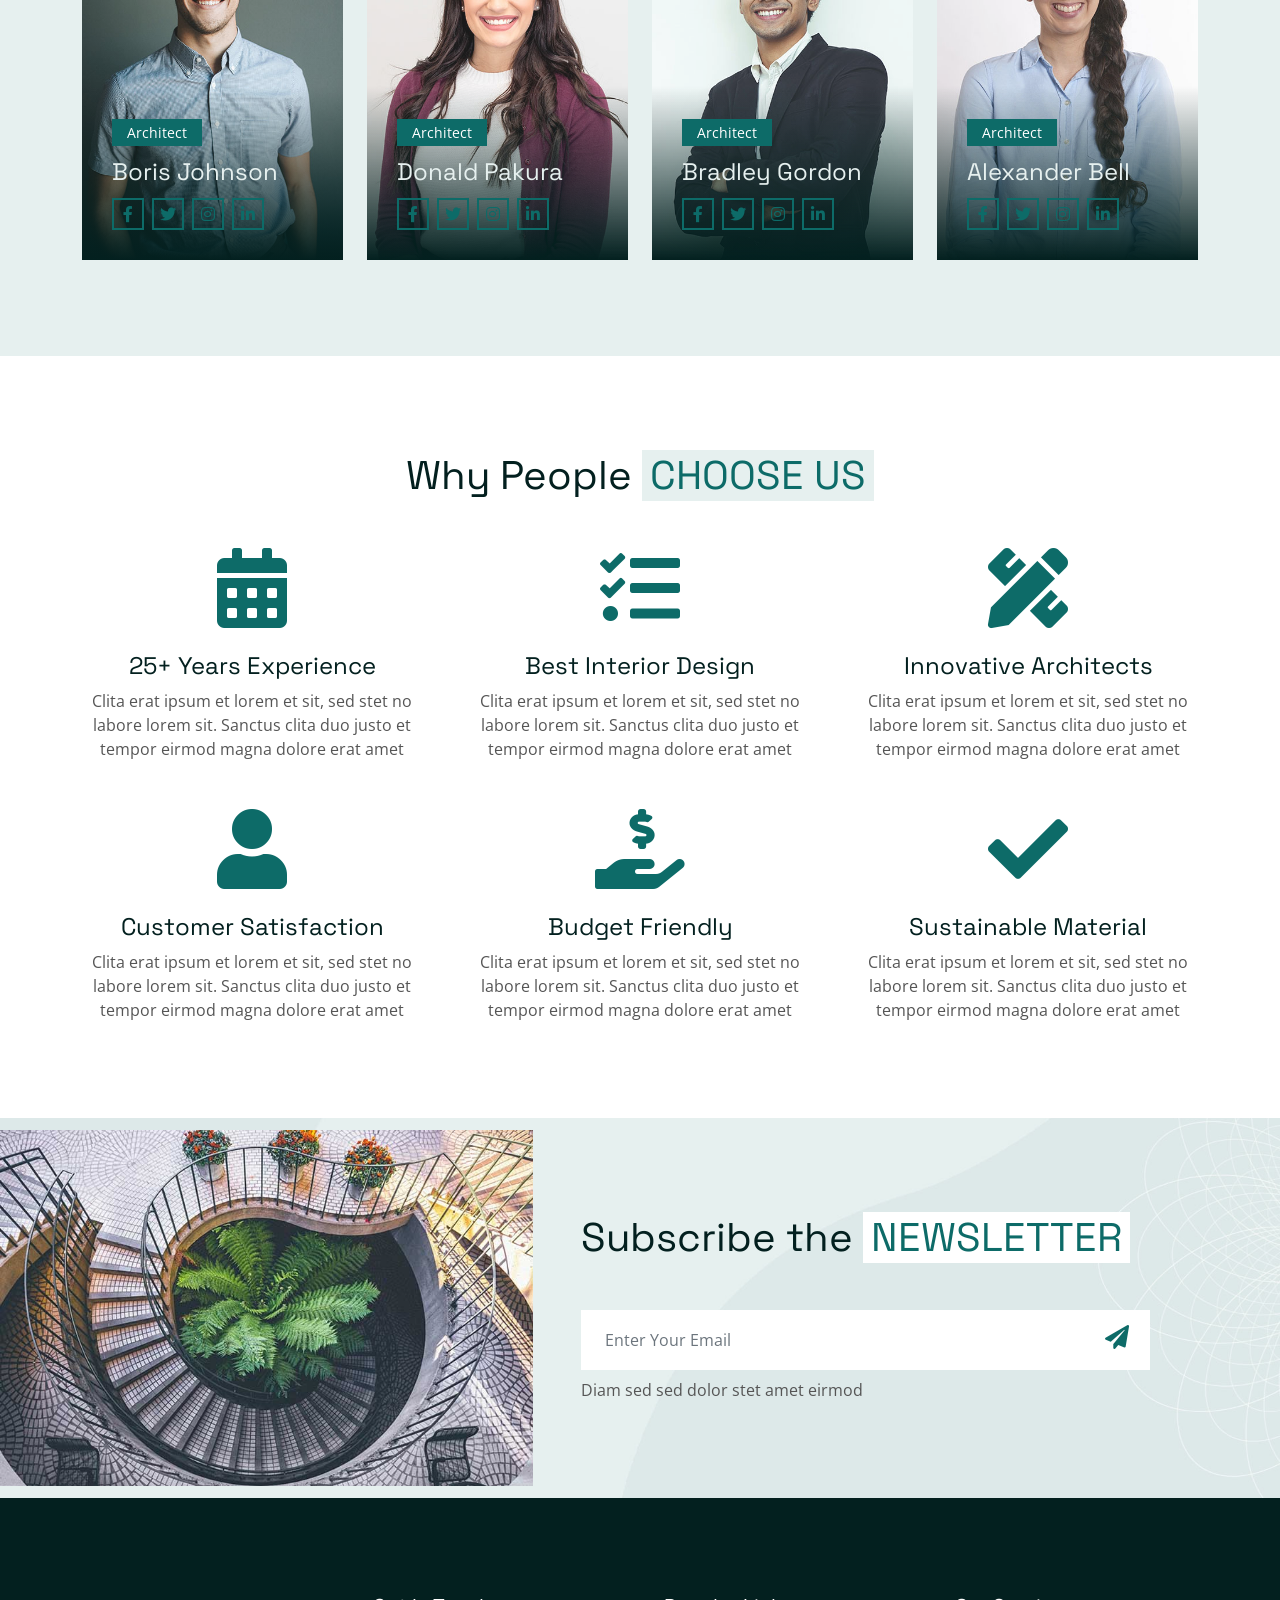
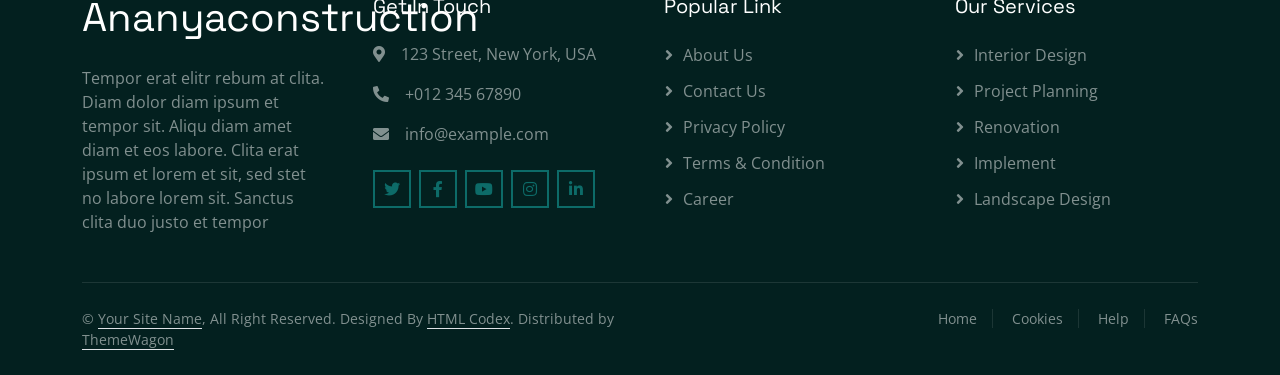
<file: about.html>
<!DOCTYPE html>
<html lang="en">

<head>
    <meta charset="utf-8">
    <title>Ananyaconstruction</title>
    <meta content="width=device-width, initial-scale=1.0" name="viewport">
    <meta content="" name="keywords">
    <meta content="" name="description">

    <!-- Favicon -->
    <link href="img/favicon.ico" rel="icon">

    <!-- Google Web Fonts -->
    <link rel="preconnect" href="https://fonts.googleapis.com">
    <link rel="preconnect" href="https://fonts.gstatic.com" crossorigin>
    <link href="https://fonts.googleapis.com/css2?family=Open+Sans&family=Space+Grotesk&display=swap" rel="stylesheet">

    <!-- Icon Font Stylesheet -->
    <link href="https://cdnjs.cloudflare.com/ajax/libs/font-awesome/5.10.0/css/all.min.css" rel="stylesheet">
    <link href="https://cdn.jsdelivr.net/npm/bootstrap-icons@1.4.1/font/bootstrap-icons.css" rel="stylesheet">

    <!-- Libraries Stylesheet -->
    <link href="lib/animate/animate.min.css" rel="stylesheet">
    <link href="lib/owlcarousel/assets/owl.carousel.min.css" rel="stylesheet">

    <!-- Customized Bootstrap Stylesheet -->
    <link href="css/bootstrap.min.css" rel="stylesheet">

    <!-- Template Stylesheet -->
    <link href="css/style.css" rel="stylesheet">
</head>

<body>
    <!-- Spinner Start -->
    <div id="spinner"
        class="show bg-white position-fixed translate-middle w-100 vh-100 top-50 start-50 d-flex align-items-center justify-content-center">
        <div class="spinner-grow text-primary" style="width: 3rem; height: 3rem;" role="status">
            <span class="sr-only">Loading...</span>
        </div>
    </div>
    <!-- Spinner End -->


    <!-- Navbar Start -->
    <div class="container-fluid sticky-top">
        <div class="container">
            <nav class="navbar navbar-expand-lg navbar-light border-bottom border-2 border-white">
                <a href="index.html" class="navbar-brand">
                    <h1>Ananyaconstruction</h1>
                </a>
                <button type="button" class="navbar-toggler ms-auto me-0" data-bs-toggle="collapse"
                    data-bs-target="#navbarCollapse">
                    <span class="navbar-toggler-icon"></span>
                </button>
                <div class="collapse navbar-collapse" id="navbarCollapse">
                    <div class="navbar-nav ms-auto">
                        <a href="index.html" class="nav-item nav-link">Home</a>
                        <a href="about.html" class="nav-item nav-link active">About</a>
                        <a href="service.html" class="nav-item nav-link">Services</a>
                        <a href="project.html" class="nav-item nav-link">Projects</a>
                        <div class="nav-item dropdown">
                            <a href="#!" class="nav-link dropdown-toggle" data-bs-toggle="dropdown">Pages</a>
                            <div class="dropdown-menu bg-light mt-2">
                                <a href="feature.html" class="dropdown-item">Features</a>
                                <a href="team.html" class="dropdown-item">Our Team</a>
                                <a href="testimonial.html" class="dropdown-item">Testimonial</a>
                                <a href="404.html" class="dropdown-item">404 Page</a>
                            </div>
                        </div>
                        <a href="contact.html" class="nav-item nav-link">Contact</a>
                    </div>
                </div>
            </nav>
        </div>
    </div>
    <!-- Navbar End -->


    <!-- Hero Start -->
    <div class="container-fluid pb-5 bg-primary hero-header">
        <div class="container py-5">
            <div class="row g-3 align-items-center">
                <div class="col-lg-6 text-center text-lg-start">
                    <h1 class="display-1 mb-0 animated slideInLeft">About</h1>
                </div>
                <div class="col-lg-6 animated slideInRight">
                    <nav aria-label="breadcrumb">
                        <ol class="breadcrumb justify-content-center justify-content-lg-end mb-0">
                            <li class="breadcrumb-item"><a class="text-primary" href="#!">Home</a></li>
                            <li class="breadcrumb-item"><a class="text-primary" href="#!">Pages</a></li>
                            <li class="breadcrumb-item text-secondary active" aria-current="page">About</li>
                        </ol>
                    </nav>
                </div>
            </div>
        </div>
    </div>
    <!-- Hero End -->


    <!-- About Start -->
    <div class="container-fluid py-5">
        <div class="container py-5">
            <div class="row g-5">
                <div class="col-lg-6">
                    <div class="row">
                        <div class="col-6 wow fadeIn" data-wow-delay="0.1s">
                            <img class="img-fluid" src="img/about-1.jpg" alt="">
                        </div>
                        <div class="col-6 wow fadeIn" data-wow-delay="0.3s">
                            <img class="img-fluid h-75" src="img/about-2.jpg" alt="">
                            <div class="h-25 d-flex align-items-center text-center bg-primary px-4">
                                <h4 class="text-white lh-base mb-0">Award Winning Studio Since 1990</h4>
                            </div>
                        </div>
                    </div>
                </div>
                <div class="col-lg-6 wow fadeIn" data-wow-delay="0.5s">
                    <h1 class="mb-5"><span class="text-uppercase text-primary bg-light px-2">History</span> of Our
                        Creation</h1>
                    <p class="mb-4">TMr.R.M.Ganesan, who is son of Mr.Murugesan(The Founder) is holding diploma in Civil Construction and is instrumental in getting contracts for civil work and is whole and sole-in-charge of the company.
                        He has started his carrier as Supervisor in "M/S U.R.C.Constructions P Ltd"., 
                        a reputed company in the field of Civil Construction for eight years.</p>
                    <p class="mb-5">Around Viruthunagar,Madurai,Covai,Thirunelvelli & Ththukudi District.We are doing all tyoes of Construction works like Spinning mills,Exports Houses,School & College,Hospitals building.
                        Commercial building etc..,we have efficient site engineers,Supervisors,Skilled labours and entire infrastructure facilities to handle and complete the projectsin stipulated time span.</p>
                        <p class="mb-5">We also introduce ourselves as one of the upcoming constructions company in Virudhunagar District and our office situated in Rajapalayam in the above mentioned address
                             We always use long lasting, best branded building materials for all our construction works</p>
                    <div class="row g-3">
                        <div class="col-sm-6">
                            <h6 class="mb-3"><i class="fa fa-check text-primary me-2"></i>Award Winning</h6>
                            <h6 class="mb-0"><i class="fa fa-check text-primary me-2"></i>Professional Staff</h6>
                        </div>
                        <div class="col-sm-6">
                            <h6 class="mb-3"><i class="fa fa-check text-primary me-2"></i>24/7 Support</h6>
                            <h6 class="mb-0"><i class="fa fa-check text-primary me-2"></i>Fair Prices</h6>
                        </div>
                    </div>
                    <div class="d-flex align-items-center mt-5">
                        <a class="btn btn-primary px-4 me-2" href="#!">Read More</a>
                        <a class="btn btn-outline-primary btn-square border-2 me-2" href="#!"><i
                                class="fab fa-facebook-f"></i></a>
                        <a class="btn btn-outline-primary btn-square border-2 me-2" href="#!"><i
                                class="fab fa-twitter"></i></a>
                        <a class="btn btn-outline-primary btn-square border-2 me-2" href="#!"><i
                                class="fab fa-instagram"></i></a>
                        <a class="btn btn-outline-primary btn-square border-2" href="#!"><i
                                class="fab fa-linkedin-in"></i></a>
                    </div>
                </div>
            </div>
        </div>
    </div>
    <!-- About End -->


    <!-- Team Start -->
    <div class="container-fluid bg-light py-5">
        <div class="container py-5">
            <h1 class="mb-5">Our Professional <span class="text-uppercase text-primary bg-light px-2">Designers</span>
            </h1>
            <div class="row g-4">
                <div class="col-md-6 col-lg-3 wow fadeIn" data-wow-delay="0.1s">
                    <div class="team-item position-relative overflow-hidden">
                        <img class="img-fluid w-100" src="img/team-1.jpg" alt="">
                        <div class="team-overlay">
                            <small class="mb-2">Architect</small>
                            <h4 class="lh-base text-light">Boris Johnson</h4>
                            <div class="d-flex justify-content-center">
                                <a class="btn btn-outline-primary btn-sm-square border-2 me-2" href="#!">
                                    <i class="fab fa-facebook-f"></i>
                                </a>
                                <a class="btn btn-outline-primary btn-sm-square border-2 me-2" href="#!">
                                    <i class="fab fa-twitter"></i>
                                </a>
                                <a class="btn btn-outline-primary btn-sm-square border-2 me-2" href="#!">
                                    <i class="fab fa-instagram"></i>
                                </a>
                                <a class="btn btn-outline-primary btn-sm-square border-2 me-2" href="#!">
                                    <i class="fab fa-linkedin-in"></i>
                                </a>
                            </div>
                        </div>
                    </div>
                </div>
                <div class="col-md-6 col-lg-3 wow fadeIn" data-wow-delay="0.3s">
                    <div class="team-item position-relative overflow-hidden">
                        <img class="img-fluid w-100" src="img/team-2.jpg" alt="">
                        <div class="team-overlay">
                            <small class="mb-2">Architect</small>
                            <h4 class="lh-base text-light">Donald Pakura</h4>
                            <div class="d-flex justify-content-center">
                                <a class="btn btn-outline-primary btn-sm-square border-2 me-2" href="#!">
                                    <i class="fab fa-facebook-f"></i>
                                </a>
                                <a class="btn btn-outline-primary btn-sm-square border-2 me-2" href="#!">
                                    <i class="fab fa-twitter"></i>
                                </a>
                                <a class="btn btn-outline-primary btn-sm-square border-2 me-2" href="#!">
                                    <i class="fab fa-instagram"></i>
                                </a>
                                <a class="btn btn-outline-primary btn-sm-square border-2 me-2" href="#!">
                                    <i class="fab fa-linkedin-in"></i>
                                </a>
                            </div>
                        </div>
                    </div>
                </div>
                <div class="col-md-6 col-lg-3 wow fadeIn" data-wow-delay="0.5s">
                    <div class="team-item position-relative overflow-hidden">
                        <img class="img-fluid w-100" src="img/team-3.jpg" alt="">
                        <div class="team-overlay">
                            <small class="mb-2">Architect</small>
                            <h4 class="lh-base text-light">Bradley Gordon</h4>
                            <div class="d-flex justify-content-center">
                                <a class="btn btn-outline-primary btn-sm-square border-2 me-2" href="#!">
                                    <i class="fab fa-facebook-f"></i>
                                </a>
                                <a class="btn btn-outline-primary btn-sm-square border-2 me-2" href="#!">
                                    <i class="fab fa-twitter"></i>
                                </a>
                                <a class="btn btn-outline-primary btn-sm-square border-2 me-2" href="#!">
                                    <i class="fab fa-instagram"></i>
                                </a>
                                <a class="btn btn-outline-primary btn-sm-square border-2 me-2" href="#!">
                                    <i class="fab fa-linkedin-in"></i>
                                </a>
                            </div>
                        </div>
                    </div>
                </div>
                <div class="col-md-6 col-lg-3 wow fadeIn" data-wow-delay="0.7s">
                    <div class="team-item position-relative overflow-hidden">
                        <img class="img-fluid w-100" src="img/team-4.jpg" alt="">
                        <div class="team-overlay">
                            <small class="mb-2">Architect</small>
                            <h4 class="lh-base text-light">Alexander Bell</h4>
                            <div class="d-flex justify-content-center">
                                <a class="btn btn-outline-primary btn-sm-square border-2 me-2" href="#!">
                                    <i class="fab fa-facebook-f"></i>
                                </a>
                                <a class="btn btn-outline-primary btn-sm-square border-2 me-2" href="#!">
                                    <i class="fab fa-twitter"></i>
                                </a>
                                <a class="btn btn-outline-primary btn-sm-square border-2 me-2" href="#!">
                                    <i class="fab fa-instagram"></i>
                                </a>
                                <a class="btn btn-outline-primary btn-sm-square border-2 me-2" href="#!">
                                    <i class="fab fa-linkedin-in"></i>
                                </a>
                            </div>
                        </div>
                    </div>
                </div>
            </div>
        </div>
    </div>
    <!-- Team End -->


    <!-- Feature Start -->
    <div class="container-fluid py-5">
        <div class="container py-5">
            <div class="text-center wow fadeIn" data-wow-delay="0.1s">
                <h1 class="mb-5">Why People <span class="text-uppercase text-primary bg-light px-2">Choose Us</span>
                </h1>
            </div>
            <div class="row g-5 align-items-center text-center">
                <div class="col-md-6 col-lg-4 wow fadeIn" data-wow-delay="0.1s">
                    <i class="fa fa-calendar-alt fa-5x text-primary mb-4"></i>
                    <h4>25+ Years Experience</h4>
                    <p class="mb-0">Clita erat ipsum et lorem et sit, sed stet no labore lorem sit. Sanctus clita duo
                        justo et tempor eirmod magna dolore erat amet</p>
                </div>
                <div class="col-md-6 col-lg-4 wow fadeIn" data-wow-delay="0.3s">
                    <i class="fa fa-tasks fa-5x text-primary mb-4"></i>
                    <h4>Best Interior Design</h4>
                    <p class="mb-0">Clita erat ipsum et lorem et sit, sed stet no labore lorem sit. Sanctus clita duo
                        justo et tempor eirmod magna dolore erat amet</p>
                </div>
                <div class="col-md-6 col-lg-4 wow fadeIn" data-wow-delay="0.5s">
                    <i class="fa fa-pencil-ruler fa-5x text-primary mb-4"></i>
                    <h4>Innovative Architects</h4>
                    <p class="mb-0">Clita erat ipsum et lorem et sit, sed stet no labore lorem sit. Sanctus clita duo
                        justo et tempor eirmod magna dolore erat amet</p>
                </div>
                <div class="col-md-6 col-lg-4 wow fadeIn" data-wow-delay="0.1s">
                    <i class="fa fa-user fa-5x text-primary mb-4"></i>
                    <h4>Customer Satisfaction</h4>
                    <p class="mb-0">Clita erat ipsum et lorem et sit, sed stet no labore lorem sit. Sanctus clita duo
                        justo et tempor eirmod magna dolore erat amet</p>
                </div>
                <div class="col-md-6 col-lg-4 wow fadeIn" data-wow-delay="0.3s">
                    <i class="fa fa-hand-holding-usd fa-5x text-primary mb-4"></i>
                    <h4>Budget Friendly</h4>
                    <p class="mb-0">Clita erat ipsum et lorem et sit, sed stet no labore lorem sit. Sanctus clita duo
                        justo et tempor eirmod magna dolore erat amet</p>
                </div>
                <div class="col-md-6 col-lg-4 wow fadeIn" data-wow-delay="0.5s">
                    <i class="fa fa-check fa-5x text-primary mb-4"></i>
                    <h4>Sustainable Material</h4>
                    <p class="mb-0">Clita erat ipsum et lorem et sit, sed stet no labore lorem sit. Sanctus clita duo
                        justo et tempor eirmod magna dolore erat amet</p>
                </div>
            </div>
        </div>
    </div>
    <!-- Feature End -->


    <!-- Newsletter Start -->
    <div class="container-fluid bg-primary newsletter p-0">
        <div class="container p-0">
            <div class="row g-0 align-items-center">
                <div class="col-md-5 ps-lg-0 text-start wow fadeIn" data-wow-delay="0.2s">
                    <img class="img-fluid w-100" src="img/newsletter.jpg" alt="">
                </div>
                <div class="col-md-7 py-5 newsletter-text wow fadeIn" data-wow-delay="0.5s">
                    <div class="p-5">
                        <h1 class="mb-5">Subscribe the <span
                                class="text-uppercase text-primary bg-white px-2">Newsletter</span></h1>
                        <div class="position-relative w-100 mb-2">
                            <input class="form-control border-0 w-100 ps-4 pe-5" type="text"
                                placeholder="Enter Your Email" style="height: 60px;">
                            <button type="button" class="btn shadow-none position-absolute top-0 end-0 mt-2 me-2"><i
                                    class="fa fa-paper-plane text-primary fs-4"></i></button>
                        </div>
                        <p class="mb-0">Diam sed sed dolor stet amet eirmod</p>
                    </div>
                </div>
            </div>
        </div>
    </div>
    <!-- Newsletter End -->


    <!-- Footer Start -->
    <div class="container-fluid bg-dark text-white-50 footer pt-5">
        <div class="container py-5">
            <div class="row g-5">
                <div class="col-md-6 col-lg-3 wow fadeIn" data-wow-delay="0.1s">
                    <a href="index.html" class="d-inline-block mb-3">
                        <h1 class="text-white">Ananyaconstruction</h1>
                    </a>
                    <p class="mb-0">Tempor erat elitr rebum at clita. Diam dolor diam ipsum et tempor sit. Aliqu diam
                        amet diam et eos labore. Clita erat ipsum et lorem et sit, sed stet no labore lorem sit. Sanctus
                        clita duo justo et tempor</p>
                </div>
                <div class="col-md-6 col-lg-3 wow fadeIn" data-wow-delay="0.3s">
                    <h5 class="text-white mb-4">Get In Touch</h5>
                    <p><i class="fa fa-map-marker-alt me-3"></i>123 Street, New York, USA</p>
                    <p><i class="fa fa-phone-alt me-3"></i>+012 345 67890</p>
                    <p><i class="fa fa-envelope me-3"></i>info@example.com</p>
                    <div class="d-flex pt-2">
                        <a class="btn btn-outline-primary btn-square border-2 me-2" href="#!"><i
                                class="fab fa-twitter"></i></a>
                        <a class="btn btn-outline-primary btn-square border-2 me-2" href="#!"><i
                                class="fab fa-facebook-f"></i></a>
                        <a class="btn btn-outline-primary btn-square border-2 me-2" href="#!"><i
                                class="fab fa-youtube"></i></a>
                        <a class="btn btn-outline-primary btn-square border-2 me-2" href="#!"><i
                                class="fab fa-instagram"></i></a>
                        <a class="btn btn-outline-primary btn-square border-2 me-2" href="#!"><i
                                class="fab fa-linkedin-in"></i></a>
                    </div>
                </div>
                <div class="col-md-6 col-lg-3 wow fadeIn" data-wow-delay="0.5s">
                    <h5 class="text-white mb-4">Popular Link</h5>
                    <a class="btn btn-link" href="#!">About Us</a>
                    <a class="btn btn-link" href="#!">Contact Us</a>
                    <a class="btn btn-link" href="#!">Privacy Policy</a>
                    <a class="btn btn-link" href="#!">Terms & Condition</a>
                    <a class="btn btn-link" href="#!">Career</a>
                </div>
                <div class="col-md-6 col-lg-3 wow fadeIn" data-wow-delay="0.7s">
                    <h5 class="text-white mb-4">Our Services</h5>
                    <a class="btn btn-link" href="#!">Interior Design</a>
                    <a class="btn btn-link" href="#!">Project Planning</a>
                    <a class="btn btn-link" href="#!">Renovation</a>
                    <a class="btn btn-link" href="#!">Implement</a>
                    <a class="btn btn-link" href="#!">Landscape Design</a>
                </div>
            </div>
        </div>
        <div class="container wow fadeIn" data-wow-delay="0.1s">
            <div class="copyright">
                <div class="row">
                    <div class="col-md-6 text-center text-md-start mb-3 mb-md-0">
                        &copy; <a class="border-bottom" href="#!">Your Site Name</a>, All Right Reserved.

                        <!--/*** This template is free as long as you keep the below author’s credit link/attribution link/backlink. ***/-->
                        <!--/*** If you'd like to use the template without the below author’s credit link/attribution link/backlink, ***/-->
                        <!--/*** you can purchase the Credit Removal License from "https://htmlcodex.com/credit-removal". ***/-->
                        Designed By <a class="border-bottom" href="https://htmlcodex.com">HTML Codex</a>. Distributed by
                        <a class="border-bottom" href="https://themewagon.com" target="_blank">ThemeWagon</a>
                    </div>
                    <div class="col-md-6 text-center text-md-end">
                        <div class="footer-menu">
                            <a href="#!">Home</a>
                            <a href="#!">Cookies</a>
                            <a href="#!">Help</a>
                            <a href="#!">FAQs</a>
                        </div>
                    </div>
                </div>
            </div>
        </div>
    </div>
    <!-- Footer End -->


    <!-- Back to Top -->
    <a href="#!" class="btn btn-lg btn-primary btn-lg-square back-to-top"><i class="bi bi-arrow-up"></i></a>


    <!-- JavaScript Libraries -->
    <script src="https://ajax.googleapis.com/ajax/libs/jquery/3.6.1/jquery.min.js"></script>
    <script src="https://cdn.jsdelivr.net/npm/bootstrap@5.0.0/dist/js/bootstrap.bundle.min.js"></script>
    <script src="lib/wow/wow.min.js"></script>
    <script src="lib/easing/easing.min.js"></script>
    <script src="lib/waypoints/waypoints.min.js"></script>
    <script src="lib/owlcarousel/owl.carousel.min.js"></script>

    <!-- Template Javascript -->
    <script src="js/main.js"></script>
</body>

</html>
</file>
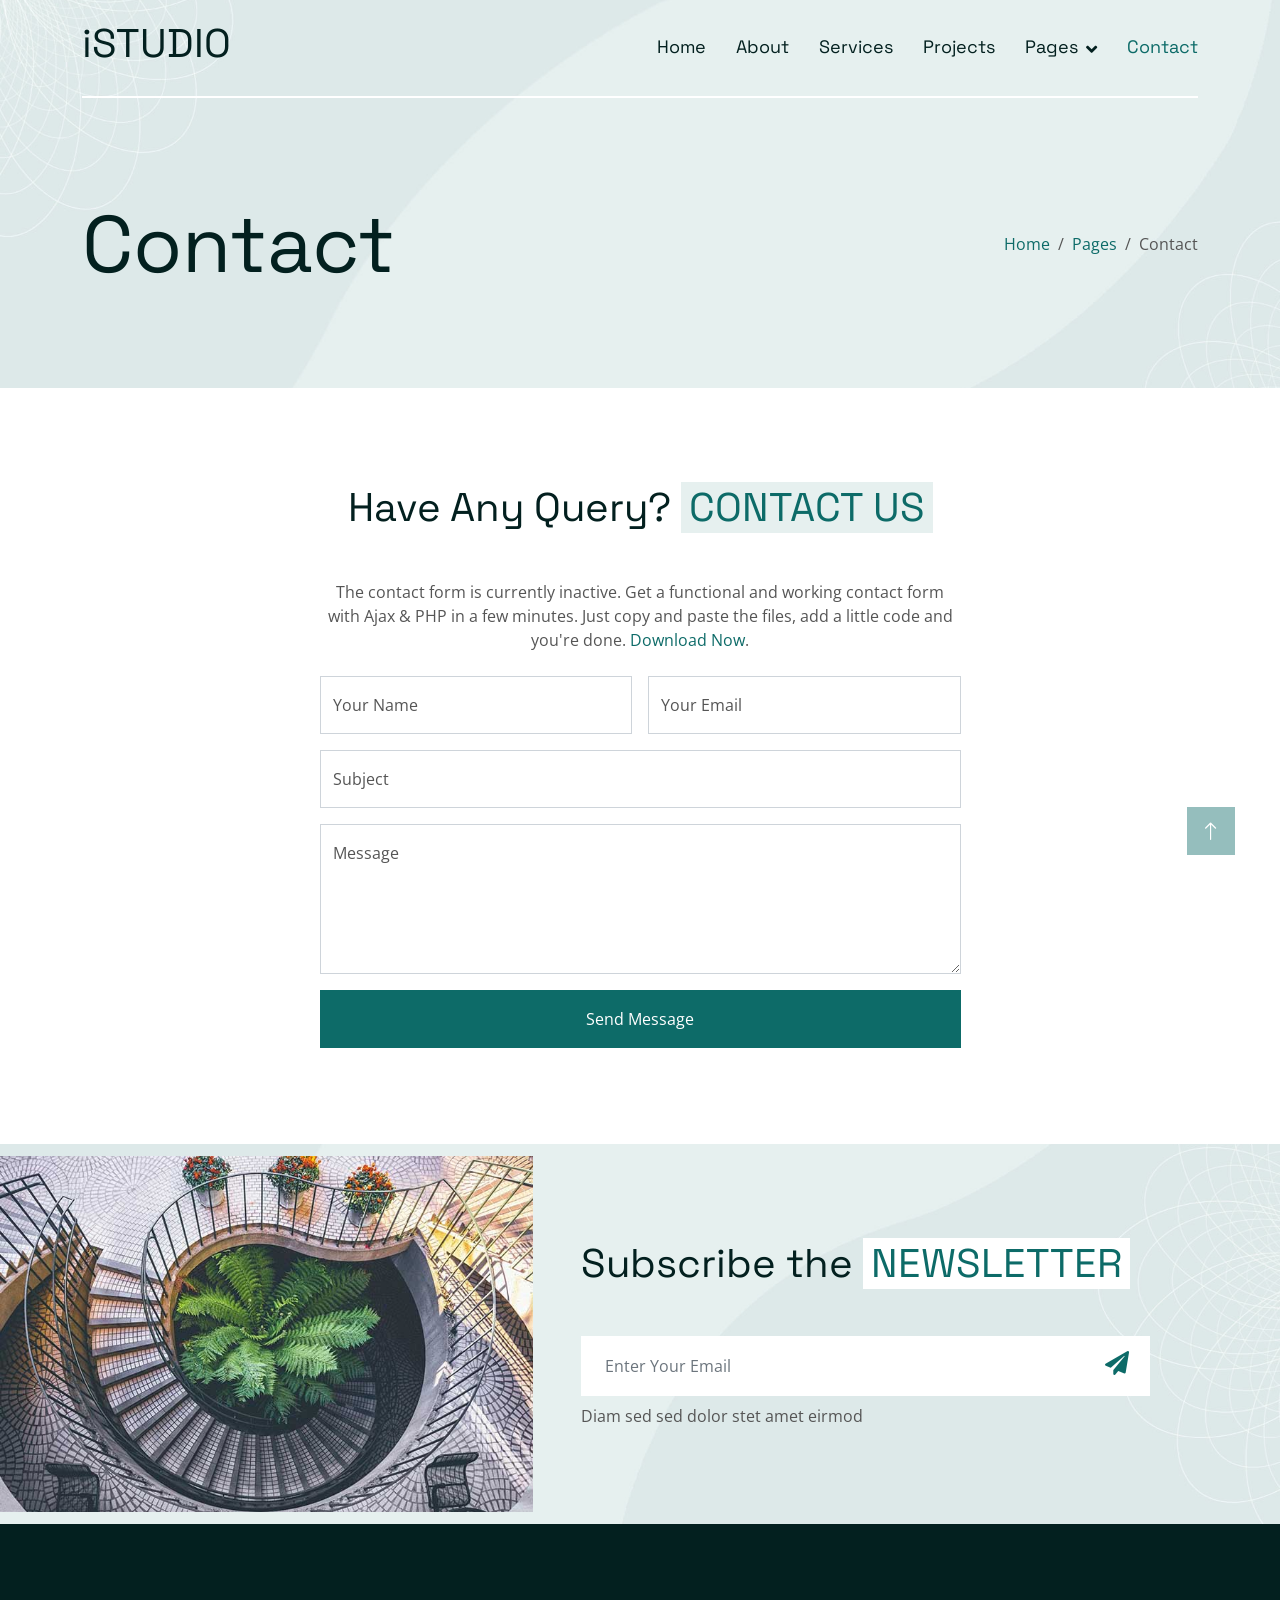
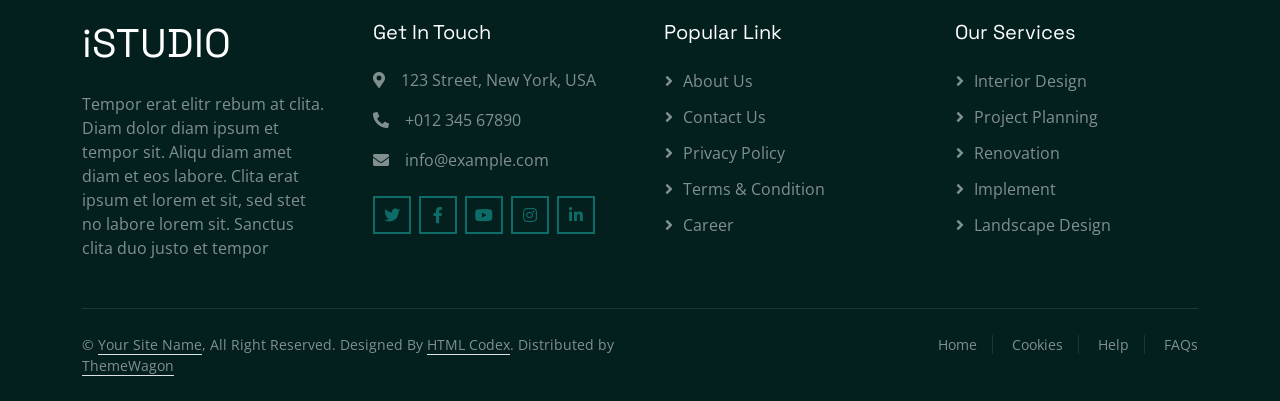
<file: contact.html>
<!DOCTYPE html>
<html lang="en">

<head>
    <meta charset="utf-8">
    <title>iSTUDIO - Interior Design Website Template Free</title>
    <meta content="width=device-width, initial-scale=1.0" name="viewport">
    <meta content="" name="keywords">
    <meta content="" name="description">

    <!-- Favicon -->
    <link href="img/favicon.ico" rel="icon">

    <!-- Google Web Fonts -->
    <link rel="preconnect" href="https://fonts.googleapis.com">
    <link rel="preconnect" href="https://fonts.gstatic.com" crossorigin>
    <link href="https://fonts.googleapis.com/css2?family=Open+Sans&family=Space+Grotesk&display=swap" rel="stylesheet">

    <!-- Icon Font Stylesheet -->
    <link href="https://cdnjs.cloudflare.com/ajax/libs/font-awesome/5.10.0/css/all.min.css" rel="stylesheet">
    <link href="https://cdn.jsdelivr.net/npm/bootstrap-icons@1.4.1/font/bootstrap-icons.css" rel="stylesheet">

    <!-- Libraries Stylesheet -->
    <link href="lib/animate/animate.min.css" rel="stylesheet">
    <link href="lib/owlcarousel/assets/owl.carousel.min.css" rel="stylesheet">

    <!-- Customized Bootstrap Stylesheet -->
    <link href="css/bootstrap.min.css" rel="stylesheet">

    <!-- Template Stylesheet -->
    <link href="css/style.css" rel="stylesheet">
</head>

<body>
    <!-- Spinner Start -->
    <div id="spinner"
        class="show bg-white position-fixed translate-middle w-100 vh-100 top-50 start-50 d-flex align-items-center justify-content-center">
        <div class="spinner-grow text-primary" style="width: 3rem; height: 3rem;" role="status">
            <span class="sr-only">Loading...</span>
        </div>
    </div>
    <!-- Spinner End -->


    <!-- Navbar Start -->
    <div class="container-fluid sticky-top">
        <div class="container">
            <nav class="navbar navbar-expand-lg navbar-light border-bottom border-2 border-white">
                <a href="index.html" class="navbar-brand">
                    <h1>iSTUDIO</h1>
                </a>
                <button type="button" class="navbar-toggler ms-auto me-0" data-bs-toggle="collapse"
                    data-bs-target="#navbarCollapse">
                    <span class="navbar-toggler-icon"></span>
                </button>
                <div class="collapse navbar-collapse" id="navbarCollapse">
                    <div class="navbar-nav ms-auto">
                        <a href="index.html" class="nav-item nav-link">Home</a>
                        <a href="about.html" class="nav-item nav-link">About</a>
                        <a href="service.html" class="nav-item nav-link">Services</a>
                        <a href="project.html" class="nav-item nav-link">Projects</a>
                        <div class="nav-item dropdown">
                            <a href="#!" class="nav-link dropdown-toggle" data-bs-toggle="dropdown">Pages</a>
                            <div class="dropdown-menu bg-light mt-2">
                                <a href="feature.html" class="dropdown-item">Features</a>
                                <a href="team.html" class="dropdown-item">Our Team</a>
                                <a href="testimonial.html" class="dropdown-item">Testimonial</a>
                                <a href="404.html" class="dropdown-item">404 Page</a>
                            </div>
                        </div>
                        <a href="contact.html" class="nav-item nav-link active">Contact</a>
                    </div>
                </div>
            </nav>
        </div>
    </div>
    <!-- Navbar End -->


    <!-- Hero Start -->
    <div class="container-fluid pb-5 bg-primary hero-header">
        <div class="container py-5">
            <div class="row g-3 align-items-center">
                <div class="col-lg-6 text-center text-lg-start">
                    <h1 class="display-1 mb-0 animated slideInLeft">Contact</h1>
                </div>
                <div class="col-lg-6 animated slideInRight">
                    <nav aria-label="breadcrumb">
                        <ol class="breadcrumb justify-content-center justify-content-lg-end mb-0">
                            <li class="breadcrumb-item"><a class="text-primary" href="#!">Home</a></li>
                            <li class="breadcrumb-item"><a class="text-primary" href="#!">Pages</a></li>
                            <li class="breadcrumb-item text-secondary active" aria-current="page">Contact</li>
                        </ol>
                    </nav>
                </div>
            </div>
        </div>
    </div>
    <!-- Hero End -->


    <!-- Contact Start -->
    <div class="container-fluid py-5">
        <div class="container py-5">
            <div class="text-center wow fadeIn" data-wow-delay="0.1s">
                <h1 class="mb-5">Have Any Query? <span class="text-uppercase text-primary bg-light px-2">Contact
                        Us</span></h1>
            </div>
            <div class="row justify-content-center">
                <div class="col-lg-7">
                    <p class="text-center mb-4">The contact form is currently inactive. Get a functional and working
                        contact form with Ajax & PHP in a few minutes. Just copy and paste the files, add a little code
                        and you're done. <a href="https://htmlcodex.com/contact-form">Download Now</a>.</p>
                    <div class="wow fadeIn" data-wow-delay="0.3s">
                        <form>
                            <div class="row g-3">
                                <div class="col-md-6">
                                    <div class="form-floating">
                                        <input type="text" class="form-control" id="name" placeholder="Your Name">
                                        <label for="name">Your Name</label>
                                    </div>
                                </div>
                                <div class="col-md-6">
                                    <div class="form-floating">
                                        <input type="email" class="form-control" id="email" placeholder="Your Email">
                                        <label for="email">Your Email</label>
                                    </div>
                                </div>
                                <div class="col-12">
                                    <div class="form-floating">
                                        <input type="text" class="form-control" id="subject" placeholder="Subject">
                                        <label for="subject">Subject</label>
                                    </div>
                                </div>
                                <div class="col-12">
                                    <div class="form-floating">
                                        <textarea class="form-control" placeholder="Leave a message here" id="message"
                                            style="height: 150px"></textarea>
                                        <label for="message">Message</label>
                                    </div>
                                </div>
                                <div class="col-12">
                                    <button class="btn btn-primary w-100 py-3" type="submit">Send Message</button>
                                </div>
                            </div>
                        </form>
                    </div>
                </div>
            </div>
        </div>
    </div>
    <!-- Contact End -->


    <!-- Newsletter Start -->
    <div class="container-fluid bg-primary newsletter p-0">
        <div class="container p-0">
            <div class="row g-0 align-items-center">
                <div class="col-md-5 ps-lg-0 text-start wow fadeIn" data-wow-delay="0.2s">
                    <img class="img-fluid w-100" src="img/newsletter.jpg" alt="">
                </div>
                <div class="col-md-7 py-5 newsletter-text wow fadeIn" data-wow-delay="0.5s">
                    <div class="p-5">
                        <h1 class="mb-5">Subscribe the <span
                                class="text-uppercase text-primary bg-white px-2">Newsletter</span></h1>
                        <div class="position-relative w-100 mb-2">
                            <input class="form-control border-0 w-100 ps-4 pe-5" type="text"
                                placeholder="Enter Your Email" style="height: 60px;">
                            <button type="button" class="btn shadow-none position-absolute top-0 end-0 mt-2 me-2"><i
                                    class="fa fa-paper-plane text-primary fs-4"></i></button>
                        </div>
                        <p class="mb-0">Diam sed sed dolor stet amet eirmod</p>
                    </div>
                </div>
            </div>
        </div>
    </div>
    <!-- Newsletter End -->


    <!-- Footer Start -->
    <div class="container-fluid bg-dark text-white-50 footer pt-5">
        <div class="container py-5">
            <div class="row g-5">
                <div class="col-md-6 col-lg-3 wow fadeIn" data-wow-delay="0.1s">
                    <a href="index.html" class="d-inline-block mb-3">
                        <h1 class="text-white">iSTUDIO</h1>
                    </a>
                    <p class="mb-0">Tempor erat elitr rebum at clita. Diam dolor diam ipsum et tempor sit. Aliqu diam
                        amet diam et eos labore. Clita erat ipsum et lorem et sit, sed stet no labore lorem sit. Sanctus
                        clita duo justo et tempor</p>
                </div>
                <div class="col-md-6 col-lg-3 wow fadeIn" data-wow-delay="0.3s">
                    <h5 class="text-white mb-4">Get In Touch</h5>
                    <p><i class="fa fa-map-marker-alt me-3"></i>123 Street, New York, USA</p>
                    <p><i class="fa fa-phone-alt me-3"></i>+012 345 67890</p>
                    <p><i class="fa fa-envelope me-3"></i>info@example.com</p>
                    <div class="d-flex pt-2">
                        <a class="btn btn-outline-primary btn-square border-2 me-2" href="#!"><i
                                class="fab fa-twitter"></i></a>
                        <a class="btn btn-outline-primary btn-square border-2 me-2" href="#!"><i
                                class="fab fa-facebook-f"></i></a>
                        <a class="btn btn-outline-primary btn-square border-2 me-2" href="#!"><i
                                class="fab fa-youtube"></i></a>
                        <a class="btn btn-outline-primary btn-square border-2 me-2" href="#!"><i
                                class="fab fa-instagram"></i></a>
                        <a class="btn btn-outline-primary btn-square border-2 me-2" href="#!"><i
                                class="fab fa-linkedin-in"></i></a>
                    </div>
                </div>
                <div class="col-md-6 col-lg-3 wow fadeIn" data-wow-delay="0.5s">
                    <h5 class="text-white mb-4">Popular Link</h5>
                    <a class="btn btn-link" href="#!">About Us</a>
                    <a class="btn btn-link" href="#!">Contact Us</a>
                    <a class="btn btn-link" href="#!">Privacy Policy</a>
                    <a class="btn btn-link" href="#!">Terms & Condition</a>
                    <a class="btn btn-link" href="#!">Career</a>
                </div>
                <div class="col-md-6 col-lg-3 wow fadeIn" data-wow-delay="0.7s">
                    <h5 class="text-white mb-4">Our Services</h5>
                    <a class="btn btn-link" href="#!">Interior Design</a>
                    <a class="btn btn-link" href="#!">Project Planning</a>
                    <a class="btn btn-link" href="#!">Renovation</a>
                    <a class="btn btn-link" href="#!">Implement</a>
                    <a class="btn btn-link" href="#!">Landscape Design</a>
                </div>
            </div>
        </div>
        <div class="container wow fadeIn" data-wow-delay="0.1s">
            <div class="copyright">
                <div class="row">
                    <div class="col-md-6 text-center text-md-start mb-3 mb-md-0">
                        &copy; <a class="border-bottom" href="#!">Your Site Name</a>, All Right Reserved.

                        <!--/*** This template is free as long as you keep the below author’s credit link/attribution link/backlink. ***/-->
                        <!--/*** If you'd like to use the template without the below author’s credit link/attribution link/backlink, ***/-->
                        <!--/*** you can purchase the Credit Removal License from "https://htmlcodex.com/credit-removal". ***/-->
                        Designed By <a class="border-bottom" href="https://htmlcodex.com">HTML Codex</a>. Distributed by
                        <a class="border-bottom" href="https://themewagon.com" target="_blank">ThemeWagon</a>
                    </div>
                    <div class="col-md-6 text-center text-md-end">
                        <div class="footer-menu">
                            <a href="#!">Home</a>
                            <a href="#!">Cookies</a>
                            <a href="#!">Help</a>
                            <a href="#!">FAQs</a>
                        </div>
                    </div>
                </div>
            </div>
        </div>
    </div>
    <!-- Footer End -->


    <!-- Back to Top -->
    <a href="#!" class="btn btn-lg btn-primary btn-lg-square back-to-top"><i class="bi bi-arrow-up"></i></a>


    <!-- JavaScript Libraries -->
    <script src="https://ajax.googleapis.com/ajax/libs/jquery/3.6.1/jquery.min.js"></script>
    <script src="https://cdn.jsdelivr.net/npm/bootstrap@5.0.0/dist/js/bootstrap.bundle.min.js"></script>
    <script src="lib/wow/wow.min.js"></script>
    <script src="lib/easing/easing.min.js"></script>
    <script src="lib/waypoints/waypoints.min.js"></script>
    <script src="lib/owlcarousel/owl.carousel.min.js"></script>

    <!-- Template Javascript -->
    <script src="js/main.js"></script>
</body>

</html>
</file>
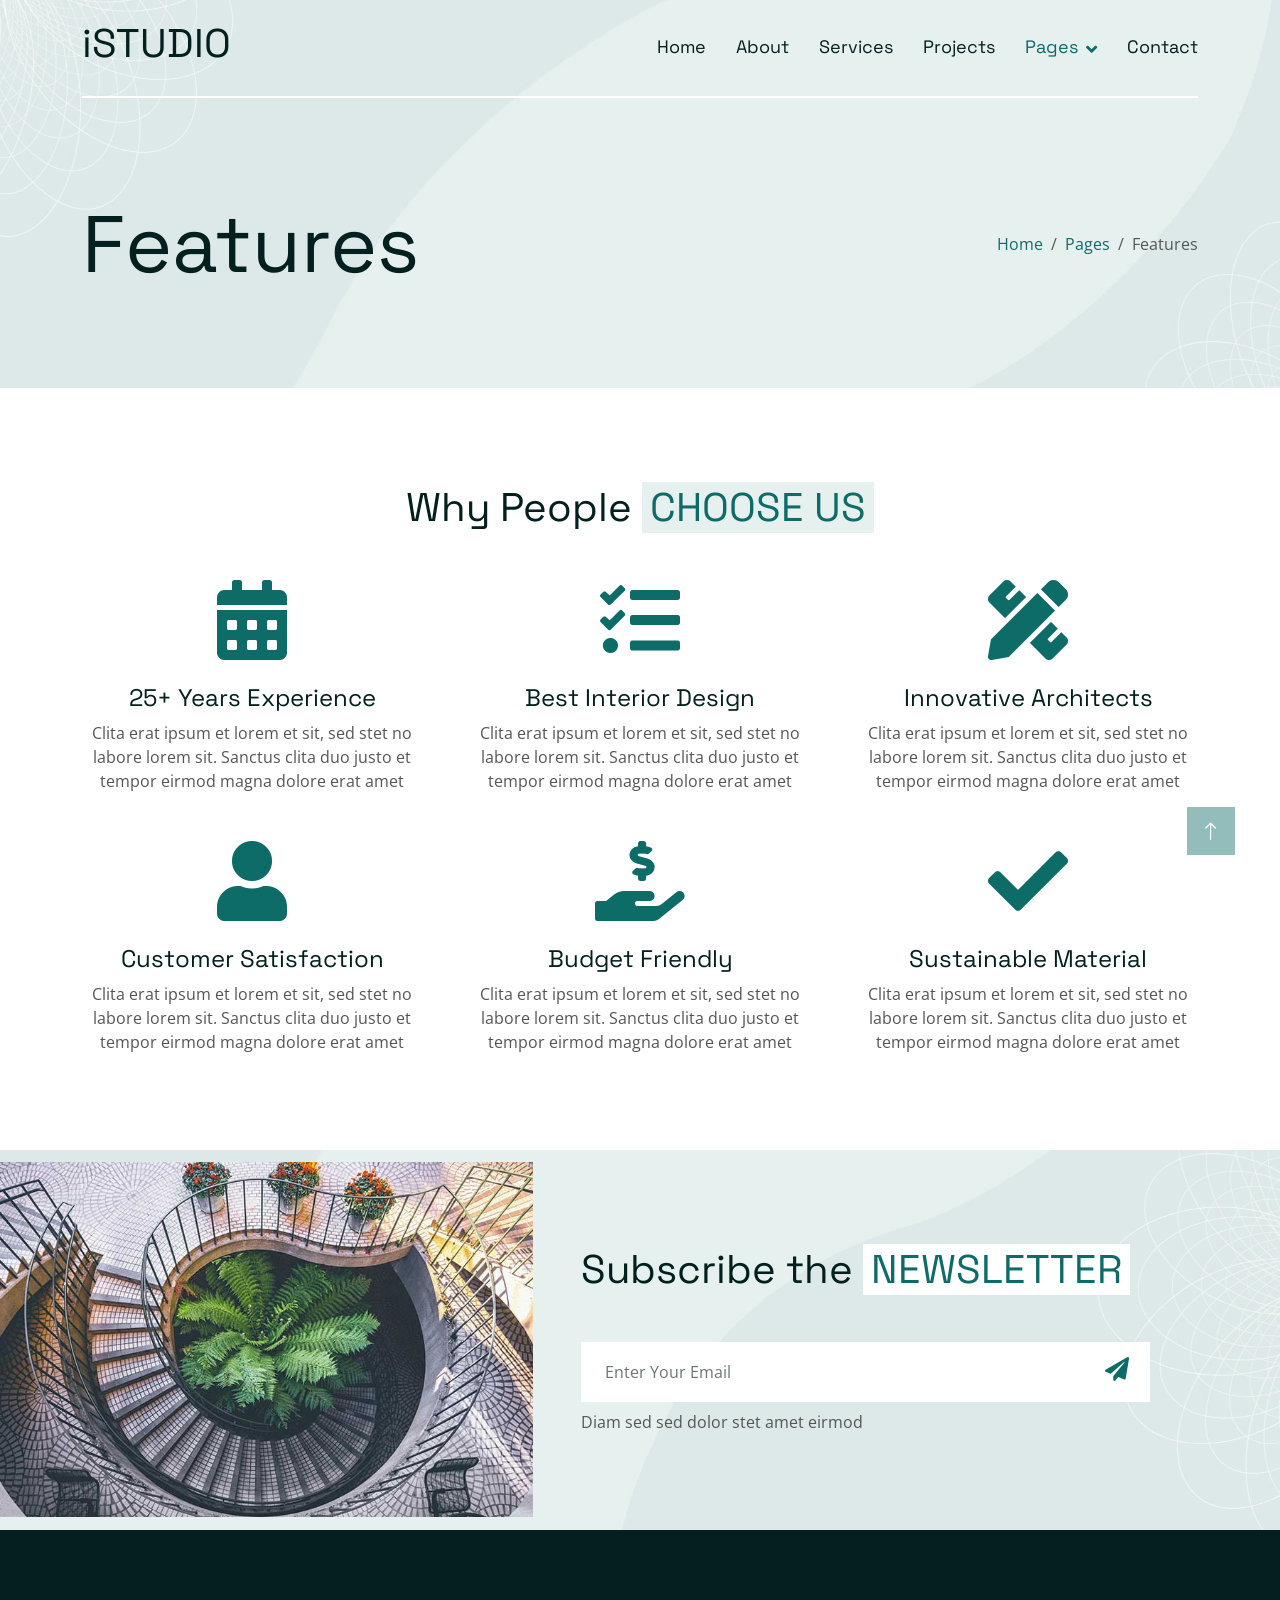
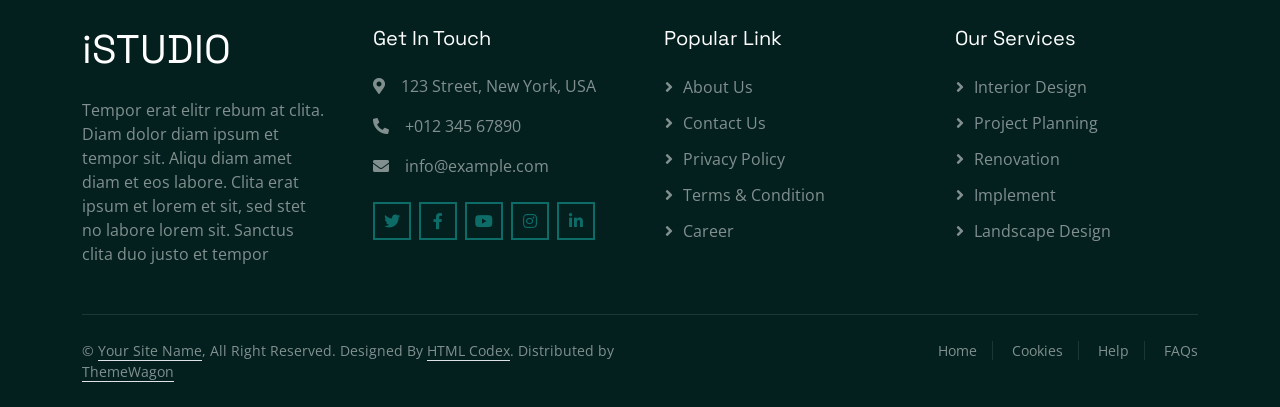
<file: feature.html>
<!DOCTYPE html>
<html lang="en">

<head>
    <meta charset="utf-8">
    <title>iSTUDIO - Interior Design Website Template Free</title>
    <meta content="width=device-width, initial-scale=1.0" name="viewport">
    <meta content="" name="keywords">
    <meta content="" name="description">

    <!-- Favicon -->
    <link href="img/favicon.ico" rel="icon">

    <!-- Google Web Fonts -->
    <link rel="preconnect" href="https://fonts.googleapis.com">
    <link rel="preconnect" href="https://fonts.gstatic.com" crossorigin>
    <link href="https://fonts.googleapis.com/css2?family=Open+Sans&family=Space+Grotesk&display=swap" rel="stylesheet">

    <!-- Icon Font Stylesheet -->
    <link href="https://cdnjs.cloudflare.com/ajax/libs/font-awesome/5.10.0/css/all.min.css" rel="stylesheet">
    <link href="https://cdn.jsdelivr.net/npm/bootstrap-icons@1.4.1/font/bootstrap-icons.css" rel="stylesheet">

    <!-- Libraries Stylesheet -->
    <link href="lib/animate/animate.min.css" rel="stylesheet">
    <link href="lib/owlcarousel/assets/owl.carousel.min.css" rel="stylesheet">

    <!-- Customized Bootstrap Stylesheet -->
    <link href="css/bootstrap.min.css" rel="stylesheet">

    <!-- Template Stylesheet -->
    <link href="css/style.css" rel="stylesheet">
</head>

<body>
    <!-- Spinner Start -->
    <div id="spinner"
        class="show bg-white position-fixed translate-middle w-100 vh-100 top-50 start-50 d-flex align-items-center justify-content-center">
        <div class="spinner-grow text-primary" style="width: 3rem; height: 3rem;" role="status">
            <span class="sr-only">Loading...</span>
        </div>
    </div>
    <!-- Spinner End -->


    <!-- Navbar Start -->
    <div class="container-fluid sticky-top">
        <div class="container">
            <nav class="navbar navbar-expand-lg navbar-light border-bottom border-2 border-white">
                <a href="index.html" class="navbar-brand">
                    <h1>iSTUDIO</h1>
                </a>
                <button type="button" class="navbar-toggler ms-auto me-0" data-bs-toggle="collapse"
                    data-bs-target="#navbarCollapse">
                    <span class="navbar-toggler-icon"></span>
                </button>
                <div class="collapse navbar-collapse" id="navbarCollapse">
                    <div class="navbar-nav ms-auto">
                        <a href="index.html" class="nav-item nav-link">Home</a>
                        <a href="about.html" class="nav-item nav-link">About</a>
                        <a href="service.html" class="nav-item nav-link">Services</a>
                        <a href="project.html" class="nav-item nav-link">Projects</a>
                        <div class="nav-item dropdown">
                            <a href="#!" class="nav-link dropdown-toggle active" data-bs-toggle="dropdown">Pages</a>
                            <div class="dropdown-menu bg-light mt-2">
                                <a href="feature.html" class="dropdown-item active">Features</a>
                                <a href="team.html" class="dropdown-item">Our Team</a>
                                <a href="testimonial.html" class="dropdown-item">Testimonial</a>
                                <a href="404.html" class="dropdown-item">404 Page</a>
                            </div>
                        </div>
                        <a href="contact.html" class="nav-item nav-link">Contact</a>
                    </div>
                </div>
            </nav>
        </div>
    </div>
    <!-- Navbar End -->


    <!-- Hero Start -->
    <div class="container-fluid pb-5 bg-primary hero-header">
        <div class="container py-5">
            <div class="row g-3 align-items-center">
                <div class="col-lg-6 text-center text-lg-start">
                    <h1 class="display-1 mb-0 animated slideInLeft">Features</h1>
                </div>
                <div class="col-lg-6 animated slideInRight">
                    <nav aria-label="breadcrumb">
                        <ol class="breadcrumb justify-content-center justify-content-lg-end mb-0">
                            <li class="breadcrumb-item"><a class="text-primary" href="#!">Home</a></li>
                            <li class="breadcrumb-item"><a class="text-primary" href="#!">Pages</a></li>
                            <li class="breadcrumb-item text-secondary active" aria-current="page">Features</li>
                        </ol>
                    </nav>
                </div>
            </div>
        </div>
    </div>
    <!-- Hero End -->


    <!-- Feature Start -->
    <div class="container-fluid py-5">
        <div class="container py-5">
            <div class="text-center wow fadeIn" data-wow-delay="0.1s">
                <h1 class="mb-5">Why People <span class="text-uppercase text-primary bg-light px-2">Choose Us</span>
                </h1>
            </div>
            <div class="row g-5 align-items-center text-center">
                <div class="col-md-6 col-lg-4 wow fadeIn" data-wow-delay="0.1s">
                    <i class="fa fa-calendar-alt fa-5x text-primary mb-4"></i>
                    <h4>25+ Years Experience</h4>
                    <p class="mb-0">Clita erat ipsum et lorem et sit, sed stet no labore lorem sit. Sanctus clita duo
                        justo et tempor eirmod magna dolore erat amet</p>
                </div>
                <div class="col-md-6 col-lg-4 wow fadeIn" data-wow-delay="0.3s">
                    <i class="fa fa-tasks fa-5x text-primary mb-4"></i>
                    <h4>Best Interior Design</h4>
                    <p class="mb-0">Clita erat ipsum et lorem et sit, sed stet no labore lorem sit. Sanctus clita duo
                        justo et tempor eirmod magna dolore erat amet</p>
                </div>
                <div class="col-md-6 col-lg-4 wow fadeIn" data-wow-delay="0.5s">
                    <i class="fa fa-pencil-ruler fa-5x text-primary mb-4"></i>
                    <h4>Innovative Architects</h4>
                    <p class="mb-0">Clita erat ipsum et lorem et sit, sed stet no labore lorem sit. Sanctus clita duo
                        justo et tempor eirmod magna dolore erat amet</p>
                </div>
                <div class="col-md-6 col-lg-4 wow fadeIn" data-wow-delay="0.1s">
                    <i class="fa fa-user fa-5x text-primary mb-4"></i>
                    <h4>Customer Satisfaction</h4>
                    <p class="mb-0">Clita erat ipsum et lorem et sit, sed stet no labore lorem sit. Sanctus clita duo
                        justo et tempor eirmod magna dolore erat amet</p>
                </div>
                <div class="col-md-6 col-lg-4 wow fadeIn" data-wow-delay="0.3s">
                    <i class="fa fa-hand-holding-usd fa-5x text-primary mb-4"></i>
                    <h4>Budget Friendly</h4>
                    <p class="mb-0">Clita erat ipsum et lorem et sit, sed stet no labore lorem sit. Sanctus clita duo
                        justo et tempor eirmod magna dolore erat amet</p>
                </div>
                <div class="col-md-6 col-lg-4 wow fadeIn" data-wow-delay="0.5s">
                    <i class="fa fa-check fa-5x text-primary mb-4"></i>
                    <h4>Sustainable Material</h4>
                    <p class="mb-0">Clita erat ipsum et lorem et sit, sed stet no labore lorem sit. Sanctus clita duo
                        justo et tempor eirmod magna dolore erat amet</p>
                </div>
            </div>
        </div>
    </div>
    <!-- Feature End -->


    <!-- Newsletter Start -->
    <div class="container-fluid bg-primary newsletter p-0">
        <div class="container p-0">
            <div class="row g-0 align-items-center">
                <div class="col-md-5 ps-lg-0 text-start wow fadeIn" data-wow-delay="0.2s">
                    <img class="img-fluid w-100" src="img/newsletter.jpg" alt="">
                </div>
                <div class="col-md-7 py-5 newsletter-text wow fadeIn" data-wow-delay="0.5s">
                    <div class="p-5">
                        <h1 class="mb-5">Subscribe the <span
                                class="text-uppercase text-primary bg-white px-2">Newsletter</span></h1>
                        <div class="position-relative w-100 mb-2">
                            <input class="form-control border-0 w-100 ps-4 pe-5" type="text"
                                placeholder="Enter Your Email" style="height: 60px;">
                            <button type="button" class="btn shadow-none position-absolute top-0 end-0 mt-2 me-2"><i
                                    class="fa fa-paper-plane text-primary fs-4"></i></button>
                        </div>
                        <p class="mb-0">Diam sed sed dolor stet amet eirmod</p>
                    </div>
                </div>
            </div>
        </div>
    </div>
    <!-- Newsletter End -->


    <!-- Footer Start -->
    <div class="container-fluid bg-dark text-white-50 footer pt-5">
        <div class="container py-5">
            <div class="row g-5">
                <div class="col-md-6 col-lg-3 wow fadeIn" data-wow-delay="0.1s">
                    <a href="index.html" class="d-inline-block mb-3">
                        <h1 class="text-white">iSTUDIO</h1>
                    </a>
                    <p class="mb-0">Tempor erat elitr rebum at clita. Diam dolor diam ipsum et tempor sit. Aliqu diam
                        amet diam et eos labore. Clita erat ipsum et lorem et sit, sed stet no labore lorem sit. Sanctus
                        clita duo justo et tempor</p>
                </div>
                <div class="col-md-6 col-lg-3 wow fadeIn" data-wow-delay="0.3s">
                    <h5 class="text-white mb-4">Get In Touch</h5>
                    <p><i class="fa fa-map-marker-alt me-3"></i>123 Street, New York, USA</p>
                    <p><i class="fa fa-phone-alt me-3"></i>+012 345 67890</p>
                    <p><i class="fa fa-envelope me-3"></i>info@example.com</p>
                    <div class="d-flex pt-2">
                        <a class="btn btn-outline-primary btn-square border-2 me-2" href="#!"><i
                                class="fab fa-twitter"></i></a>
                        <a class="btn btn-outline-primary btn-square border-2 me-2" href="#!"><i
                                class="fab fa-facebook-f"></i></a>
                        <a class="btn btn-outline-primary btn-square border-2 me-2" href="#!"><i
                                class="fab fa-youtube"></i></a>
                        <a class="btn btn-outline-primary btn-square border-2 me-2" href="#!"><i
                                class="fab fa-instagram"></i></a>
                        <a class="btn btn-outline-primary btn-square border-2 me-2" href="#!"><i
                                class="fab fa-linkedin-in"></i></a>
                    </div>
                </div>
                <div class="col-md-6 col-lg-3 wow fadeIn" data-wow-delay="0.5s">
                    <h5 class="text-white mb-4">Popular Link</h5>
                    <a class="btn btn-link" href="#!">About Us</a>
                    <a class="btn btn-link" href="#!">Contact Us</a>
                    <a class="btn btn-link" href="#!">Privacy Policy</a>
                    <a class="btn btn-link" href="#!">Terms & Condition</a>
                    <a class="btn btn-link" href="#!">Career</a>
                </div>
                <div class="col-md-6 col-lg-3 wow fadeIn" data-wow-delay="0.7s">
                    <h5 class="text-white mb-4">Our Services</h5>
                    <a class="btn btn-link" href="#!">Interior Design</a>
                    <a class="btn btn-link" href="#!">Project Planning</a>
                    <a class="btn btn-link" href="#!">Renovation</a>
                    <a class="btn btn-link" href="#!">Implement</a>
                    <a class="btn btn-link" href="#!">Landscape Design</a>
                </div>
            </div>
        </div>
        <div class="container wow fadeIn" data-wow-delay="0.1s">
            <div class="copyright">
                <div class="row">
                    <div class="col-md-6 text-center text-md-start mb-3 mb-md-0">
                        &copy; <a class="border-bottom" href="#!">Your Site Name</a>, All Right Reserved.

                        <!--/*** This template is free as long as you keep the below author’s credit link/attribution link/backlink. ***/-->
                        <!--/*** If you'd like to use the template without the below author’s credit link/attribution link/backlink, ***/-->
                        <!--/*** you can purchase the Credit Removal License from "https://htmlcodex.com/credit-removal". ***/-->
                        Designed By <a class="border-bottom" href="https://htmlcodex.com">HTML Codex</a>. Distributed by
                        <a class="border-bottom" href="https://themewagon.com" target="_blank">ThemeWagon</a>
                    </div>
                    <div class="col-md-6 text-center text-md-end">
                        <div class="footer-menu">
                            <a href="#!">Home</a>
                            <a href="#!">Cookies</a>
                            <a href="#!">Help</a>
                            <a href="#!">FAQs</a>
                        </div>
                    </div>
                </div>
            </div>
        </div>
    </div>
    <!-- Footer End -->


    <!-- Back to Top -->
    <a href="#!" class="btn btn-lg btn-primary btn-lg-square back-to-top"><i class="bi bi-arrow-up"></i></a>


    <!-- JavaScript Libraries -->
    <script src="https://ajax.googleapis.com/ajax/libs/jquery/3.6.1/jquery.min.js"></script>
    <script src="https://cdn.jsdelivr.net/npm/bootstrap@5.0.0/dist/js/bootstrap.bundle.min.js"></script>
    <script src="lib/wow/wow.min.js"></script>
    <script src="lib/easing/easing.min.js"></script>
    <script src="lib/waypoints/waypoints.min.js"></script>
    <script src="lib/owlcarousel/owl.carousel.min.js"></script>

    <!-- Template Javascript -->
    <script src="js/main.js"></script>
</body>

</html>
</file>
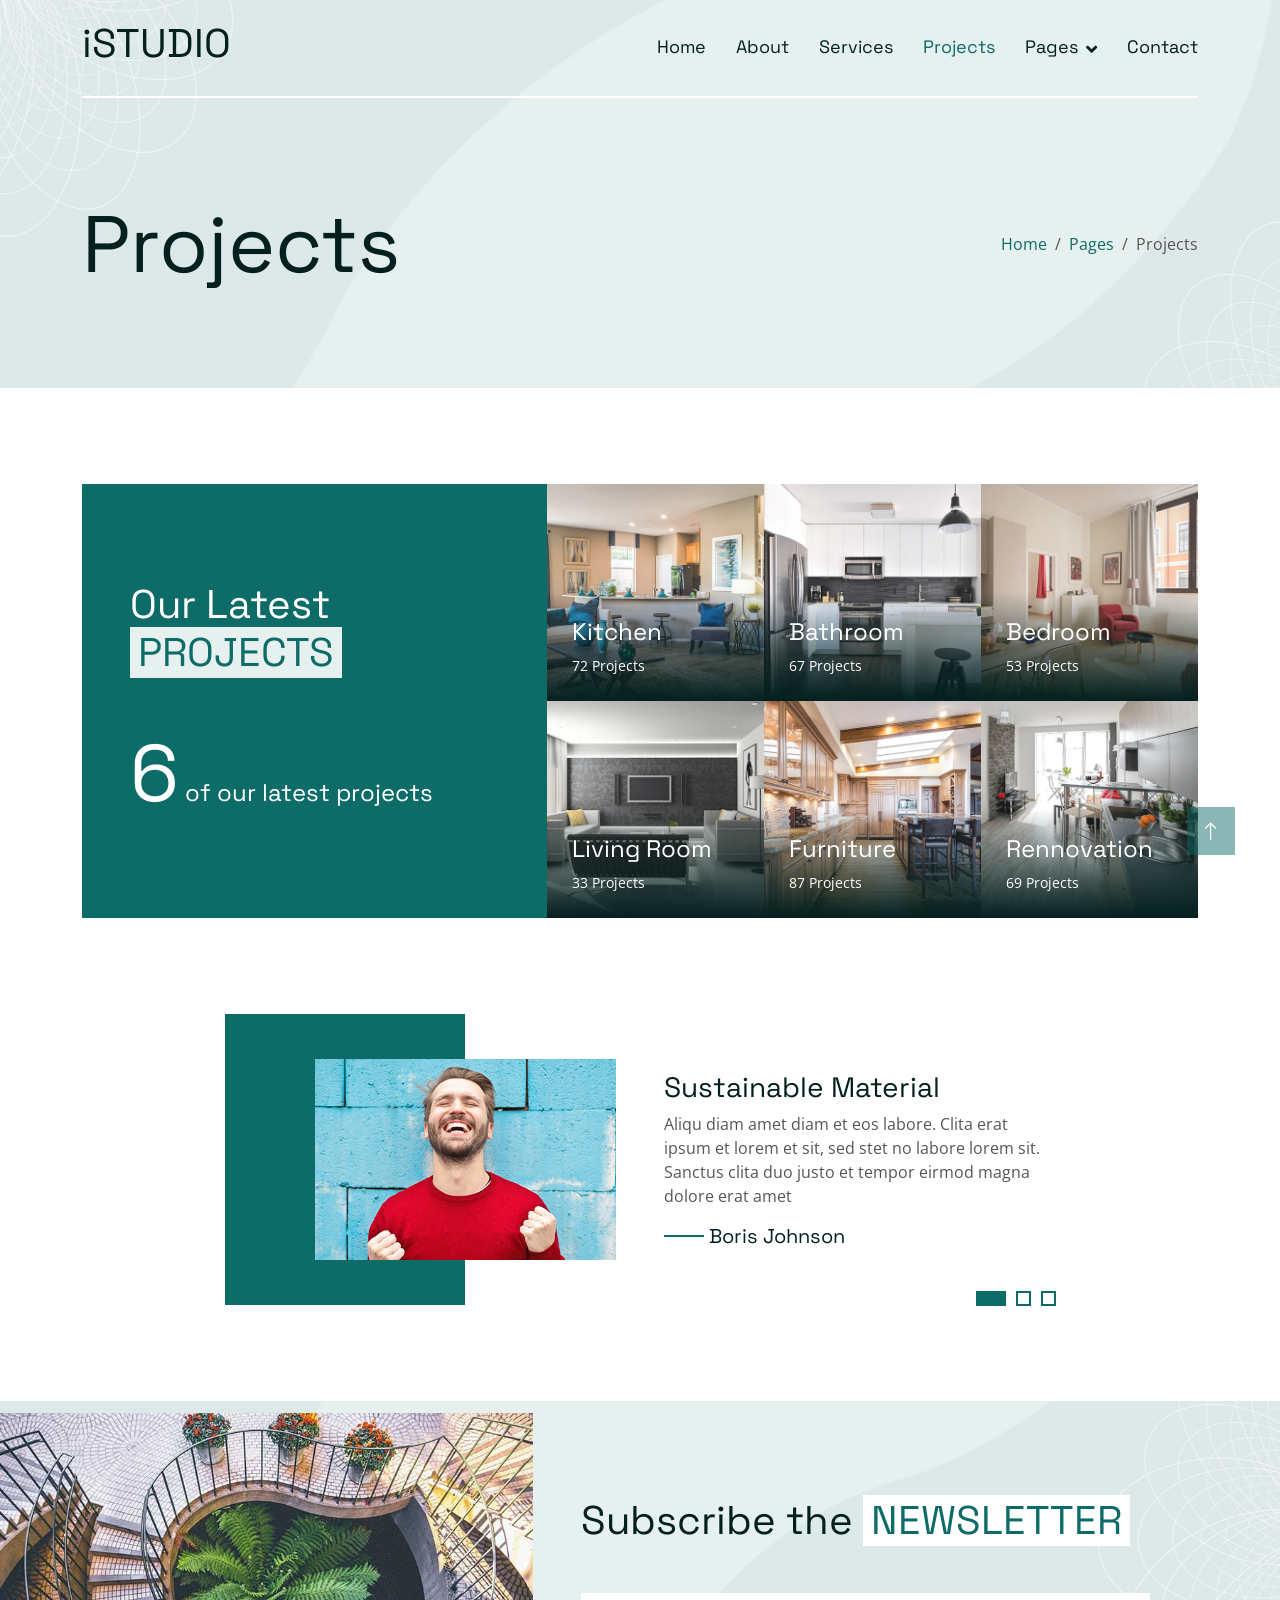
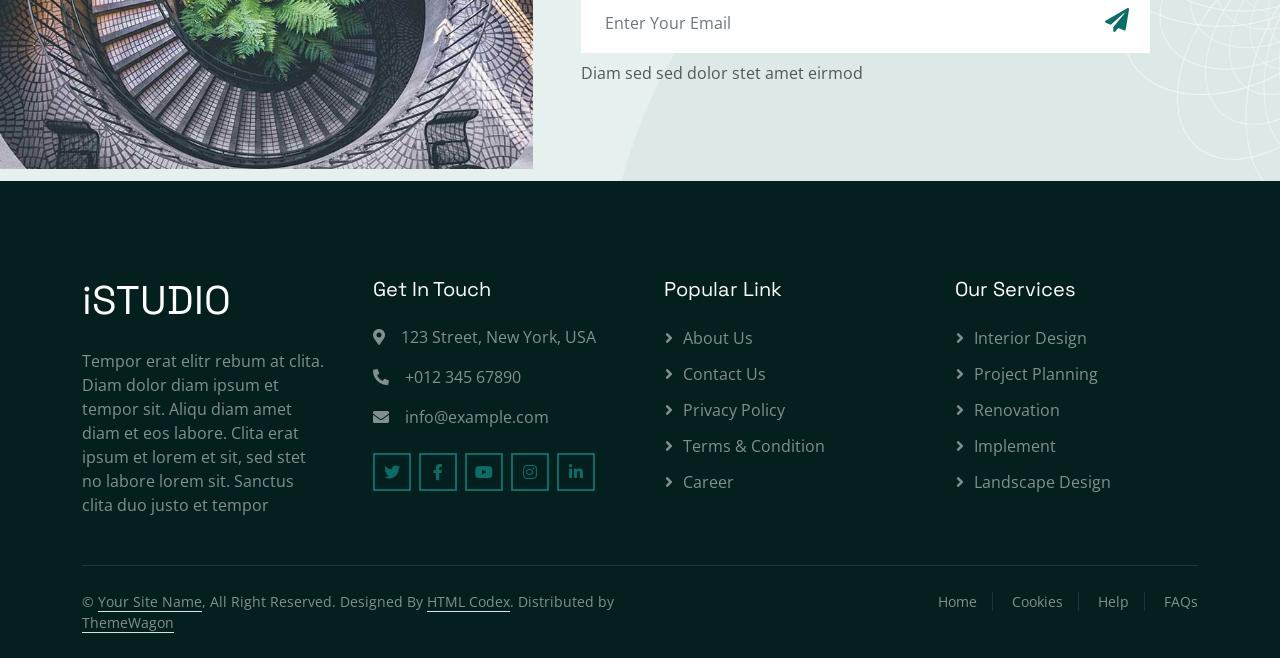
<file: project.html>
<!DOCTYPE html>
<html lang="en">

<head>
    <meta charset="utf-8">
    <title>iSTUDIO - Interior Design Website Template Free</title>
    <meta content="width=device-width, initial-scale=1.0" name="viewport">
    <meta content="" name="keywords">
    <meta content="" name="description">

    <!-- Favicon -->
    <link href="img/favicon.ico" rel="icon">

    <!-- Google Web Fonts -->
    <link rel="preconnect" href="https://fonts.googleapis.com">
    <link rel="preconnect" href="https://fonts.gstatic.com" crossorigin>
    <link href="https://fonts.googleapis.com/css2?family=Open+Sans&family=Space+Grotesk&display=swap" rel="stylesheet">

    <!-- Icon Font Stylesheet -->
    <link href="https://cdnjs.cloudflare.com/ajax/libs/font-awesome/5.10.0/css/all.min.css" rel="stylesheet">
    <link href="https://cdn.jsdelivr.net/npm/bootstrap-icons@1.4.1/font/bootstrap-icons.css" rel="stylesheet">

    <!-- Libraries Stylesheet -->
    <link href="lib/animate/animate.min.css" rel="stylesheet">
    <link href="lib/owlcarousel/assets/owl.carousel.min.css" rel="stylesheet">

    <!-- Customized Bootstrap Stylesheet -->
    <link href="css/bootstrap.min.css" rel="stylesheet">

    <!-- Template Stylesheet -->
    <link href="css/style.css" rel="stylesheet">
</head>

<body>
    <!-- Spinner Start -->
    <div id="spinner"
        class="show bg-white position-fixed translate-middle w-100 vh-100 top-50 start-50 d-flex align-items-center justify-content-center">
        <div class="spinner-grow text-primary" style="width: 3rem; height: 3rem;" role="status">
            <span class="sr-only">Loading...</span>
        </div>
    </div>
    <!-- Spinner End -->


    <!-- Navbar Start -->
    <div class="container-fluid sticky-top">
        <div class="container">
            <nav class="navbar navbar-expand-lg navbar-light border-bottom border-2 border-white">
                <a href="index.html" class="navbar-brand">
                    <h1>iSTUDIO</h1>
                </a>
                <button type="button" class="navbar-toggler ms-auto me-0" data-bs-toggle="collapse"
                    data-bs-target="#navbarCollapse">
                    <span class="navbar-toggler-icon"></span>
                </button>
                <div class="collapse navbar-collapse" id="navbarCollapse">
                    <div class="navbar-nav ms-auto">
                        <a href="index.html" class="nav-item nav-link">Home</a>
                        <a href="about.html" class="nav-item nav-link">About</a>
                        <a href="service.html" class="nav-item nav-link">Services</a>
                        <a href="project.html" class="nav-item nav-link active">Projects</a>
                        <div class="nav-item dropdown">
                            <a href="#!" class="nav-link dropdown-toggle" data-bs-toggle="dropdown">Pages</a>
                            <div class="dropdown-menu bg-light mt-2">
                                <a href="feature.html" class="dropdown-item">Features</a>
                                <a href="team.html" class="dropdown-item">Our Team</a>
                                <a href="testimonial.html" class="dropdown-item">Testimonial</a>
                                <a href="404.html" class="dropdown-item">404 Page</a>
                            </div>
                        </div>
                        <a href="contact.html" class="nav-item nav-link">Contact</a>
                    </div>
                </div>
            </nav>
        </div>
    </div>
    <!-- Navbar End -->


    <!-- Hero Start -->
    <div class="container-fluid pb-5 bg-primary hero-header">
        <div class="container py-5">
            <div class="row g-3 align-items-center">
                <div class="col-lg-6 text-center text-lg-start">
                    <h1 class="display-1 mb-0 animated slideInLeft">Projects</h1>
                </div>
                <div class="col-lg-6 animated slideInRight">
                    <nav aria-label="breadcrumb">
                        <ol class="breadcrumb justify-content-center justify-content-lg-end mb-0">
                            <li class="breadcrumb-item"><a class="text-primary" href="#!">Home</a></li>
                            <li class="breadcrumb-item"><a class="text-primary" href="#!">Pages</a></li>
                            <li class="breadcrumb-item text-secondary active" aria-current="page">Projects</li>
                        </ol>
                    </nav>
                </div>
            </div>
        </div>
    </div>
    <!-- Hero End -->


    <!-- Project Start -->
    <div class="container-fluid py-5">
        <div class="container py-5">
            <div class="row g-0">
                <div class="col-lg-5 wow fadeIn" data-wow-delay="0.1s">
                    <div class="d-flex flex-column justify-content-center bg-primary h-100 p-5">
                        <h1 class="text-white mb-5">Our Latest <span
                                class="text-uppercase text-primary bg-light px-2">Projects</span></h1>
                        <h4 class="text-white mb-0"><span class="display-1">6</span> of our latest projects</h4>
                    </div>
                </div>
                <div class="col-lg-7">
                    <div class="row g-0">
                        <div class="col-md-6 col-lg-4 wow fadeIn" data-wow-delay="0.2s">
                            <div class="project-item position-relative overflow-hidden">
                                <img class="img-fluid w-100" src="img/project-1.jpg" alt="">
                                <a class="project-overlay text-decoration-none" href="#!">
                                    <h4 class="text-white">Kitchen</h4>
                                    <small class="text-white">72 Projects</small>
                                </a>
                            </div>
                        </div>
                        <div class="col-md-6 col-lg-4 wow fadeIn" data-wow-delay="0.3s">
                            <div class="project-item position-relative overflow-hidden">
                                <img class="img-fluid w-100" src="img/project-2.jpg" alt="">
                                <a class="project-overlay text-decoration-none" href="#!">
                                    <h4 class="text-white">Bathroom</h4>
                                    <small class="text-white">67 Projects</small>
                                </a>
                            </div>
                        </div>
                        <div class="col-md-6 col-lg-4 wow fadeIn" data-wow-delay="0.4s">
                            <div class="project-item position-relative overflow-hidden">
                                <img class="img-fluid w-100" src="img/project-3.jpg" alt="">
                                <a class="project-overlay text-decoration-none" href="#!">
                                    <h4 class="text-white">Bedroom</h4>
                                    <small class="text-white">53 Projects</small>
                                </a>
                            </div>
                        </div>
                        <div class="col-md-6 col-lg-4 wow fadeIn" data-wow-delay="0.5s">
                            <div class="project-item position-relative overflow-hidden">
                                <img class="img-fluid w-100" src="img/project-4.jpg" alt="">
                                <a class="project-overlay text-decoration-none" href="#!">
                                    <h4 class="text-white">Living Room</h4>
                                    <small class="text-white">33 Projects</small>
                                </a>
                            </div>
                        </div>
                        <div class="col-md-6 col-lg-4 wow fadeIn" data-wow-delay="0.6s">
                            <div class="project-item position-relative overflow-hidden">
                                <img class="img-fluid w-100" src="img/project-5.jpg" alt="">
                                <a class="project-overlay text-decoration-none" href="#!">
                                    <h4 class="text-white">Furniture</h4>
                                    <small class="text-white">87 Projects</small>
                                </a>
                            </div>
                        </div>
                        <div class="col-md-6 col-lg-4 wow fadeIn" data-wow-delay="0.7s">
                            <div class="project-item position-relative overflow-hidden">
                                <img class="img-fluid w-100" src="img/project-6.jpg" alt="">
                                <a class="project-overlay text-decoration-none" href="#!">
                                    <h4 class="text-white">Rennovation</h4>
                                    <small class="text-white">69 Projects</small>
                                </a>
                            </div>
                        </div>
                    </div>
                </div>
            </div>
        </div>
    </div>
    <!-- Project End -->


    <!-- Testimonial Start -->
    <div class="container-xxl pb-5">
        <div class="container pb-5">
            <div class="row justify-content-center">
                <div class="col-md-12 col-lg-9">
                    <div class="owl-carousel testimonial-carousel wow fadeIn" data-wow-delay="0.2s">
                        <div class="testimonial-item">
                            <div class="row g-5 align-items-center">
                                <div class="col-md-6">
                                    <div class="testimonial-img">
                                        <img class="img-fluid" src="img/testimonial-1.jpg" alt="">
                                    </div>
                                </div>
                                <div class="col-md-6">
                                    <div class="testimonial-text pb-5 pb-md-0">
                                        <h3>Sustainable Material</h3>
                                        <p>Aliqu diam amet diam et eos labore. Clita erat ipsum et lorem et sit, sed
                                            stet no labore lorem sit. Sanctus clita duo justo et tempor eirmod magna
                                            dolore erat
                                            amet</p>
                                        <h5 class="mb-0">Boris Johnson</h5>
                                    </div>
                                </div>
                            </div>
                        </div>
                        <div class="testimonial-item">
                            <div class="row g-5 align-items-center">
                                <div class="col-md-6">
                                    <div class="testimonial-img">
                                        <img class="img-fluid" src="img/testimonial-2.jpg" alt="">
                                    </div>
                                </div>
                                <div class="col-md-6">
                                    <div class="testimonial-text pb-5 pb-md-0">
                                        <h3>Customer Satisfaction</h3>
                                        <p>Clita erat ipsum et lorem et sit, sed
                                            stet no labore lorem sit. Sanctus clita duo justo et tempor eirmod magna
                                            dolore erat
                                            amet</p>
                                        <h5 class="mb-0">Alexander Bell</h5>
                                    </div>
                                </div>
                            </div>
                        </div>
                        <div class="testimonial-item">
                            <div class="row g-5 align-items-center">
                                <div class="col-md-6">
                                    <div class="testimonial-img">
                                        <img class="img-fluid" src="img/testimonial-3.jpg" alt="">
                                    </div>
                                </div>
                                <div class="col-md-6">
                                    <div class="testimonial-text pb-5 pb-md-0">
                                        <h3>Budget Friendly</h3>
                                        <p>Diam amet diam et eos labore. Clita erat ipsum et lorem et sit, sed
                                            stet no labore lorem sit. Sanctus clita duo justo et tempor eirmod magna
                                            dolore erat
                                            amet</p>
                                        <h5 class="mb-0">Bradley Gordon</h5>
                                    </div>
                                </div>
                            </div>
                        </div>
                    </div>
                </div>
            </div>
        </div>
    </div>
    <!-- Testimonial End -->


    <!-- Newsletter Start -->
    <div class="container-fluid bg-primary newsletter p-0">
        <div class="container p-0">
            <div class="row g-0 align-items-center">
                <div class="col-md-5 ps-lg-0 text-start wow fadeIn" data-wow-delay="0.2s">
                    <img class="img-fluid w-100" src="img/newsletter.jpg" alt="">
                </div>
                <div class="col-md-7 py-5 newsletter-text wow fadeIn" data-wow-delay="0.5s">
                    <div class="p-5">
                        <h1 class="mb-5">Subscribe the <span
                                class="text-uppercase text-primary bg-white px-2">Newsletter</span></h1>
                        <div class="position-relative w-100 mb-2">
                            <input class="form-control border-0 w-100 ps-4 pe-5" type="text"
                                placeholder="Enter Your Email" style="height: 60px;">
                            <button type="button" class="btn shadow-none position-absolute top-0 end-0 mt-2 me-2"><i
                                    class="fa fa-paper-plane text-primary fs-4"></i></button>
                        </div>
                        <p class="mb-0">Diam sed sed dolor stet amet eirmod</p>
                    </div>
                </div>
            </div>
        </div>
    </div>
    <!-- Newsletter End -->


    <!-- Footer Start -->
    <div class="container-fluid bg-dark text-white-50 footer pt-5">
        <div class="container py-5">
            <div class="row g-5">
                <div class="col-md-6 col-lg-3 wow fadeIn" data-wow-delay="0.1s">
                    <a href="index.html" class="d-inline-block mb-3">
                        <h1 class="text-white">iSTUDIO</h1>
                    </a>
                    <p class="mb-0">Tempor erat elitr rebum at clita. Diam dolor diam ipsum et tempor sit. Aliqu diam
                        amet diam et eos labore. Clita erat ipsum et lorem et sit, sed stet no labore lorem sit. Sanctus
                        clita duo justo et tempor</p>
                </div>
                <div class="col-md-6 col-lg-3 wow fadeIn" data-wow-delay="0.3s">
                    <h5 class="text-white mb-4">Get In Touch</h5>
                    <p><i class="fa fa-map-marker-alt me-3"></i>123 Street, New York, USA</p>
                    <p><i class="fa fa-phone-alt me-3"></i>+012 345 67890</p>
                    <p><i class="fa fa-envelope me-3"></i>info@example.com</p>
                    <div class="d-flex pt-2">
                        <a class="btn btn-outline-primary btn-square border-2 me-2" href="#!"><i
                                class="fab fa-twitter"></i></a>
                        <a class="btn btn-outline-primary btn-square border-2 me-2" href="#!"><i
                                class="fab fa-facebook-f"></i></a>
                        <a class="btn btn-outline-primary btn-square border-2 me-2" href="#!"><i
                                class="fab fa-youtube"></i></a>
                        <a class="btn btn-outline-primary btn-square border-2 me-2" href="#!"><i
                                class="fab fa-instagram"></i></a>
                        <a class="btn btn-outline-primary btn-square border-2 me-2" href="#!"><i
                                class="fab fa-linkedin-in"></i></a>
                    </div>
                </div>
                <div class="col-md-6 col-lg-3 wow fadeIn" data-wow-delay="0.5s">
                    <h5 class="text-white mb-4">Popular Link</h5>
                    <a class="btn btn-link" href="#!">About Us</a>
                    <a class="btn btn-link" href="#!">Contact Us</a>
                    <a class="btn btn-link" href="#!">Privacy Policy</a>
                    <a class="btn btn-link" href="#!">Terms & Condition</a>
                    <a class="btn btn-link" href="#!">Career</a>
                </div>
                <div class="col-md-6 col-lg-3 wow fadeIn" data-wow-delay="0.7s">
                    <h5 class="text-white mb-4">Our Services</h5>
                    <a class="btn btn-link" href="#!">Interior Design</a>
                    <a class="btn btn-link" href="#!">Project Planning</a>
                    <a class="btn btn-link" href="#!">Renovation</a>
                    <a class="btn btn-link" href="#!">Implement</a>
                    <a class="btn btn-link" href="#!">Landscape Design</a>
                </div>
            </div>
        </div>
        <div class="container wow fadeIn" data-wow-delay="0.1s">
            <div class="copyright">
                <div class="row">
                    <div class="col-md-6 text-center text-md-start mb-3 mb-md-0">
                        &copy; <a class="border-bottom" href="#!">Your Site Name</a>, All Right Reserved.

                        <!--/*** This template is free as long as you keep the below author’s credit link/attribution link/backlink. ***/-->
                        <!--/*** If you'd like to use the template without the below author’s credit link/attribution link/backlink, ***/-->
                        <!--/*** you can purchase the Credit Removal License from "https://htmlcodex.com/credit-removal". ***/-->
                        Designed By <a class="border-bottom" href="https://htmlcodex.com">HTML Codex</a>. Distributed by
                        <a class="border-bottom" href="https://themewagon.com" target="_blank">ThemeWagon</a>
                    </div>
                    <div class="col-md-6 text-center text-md-end">
                        <div class="footer-menu">
                            <a href="#!">Home</a>
                            <a href="#!">Cookies</a>
                            <a href="#!">Help</a>
                            <a href="#!">FAQs</a>
                        </div>
                    </div>
                </div>
            </div>
        </div>
    </div>
    <!-- Footer End -->


    <!-- Back to Top -->
    <a href="#!" class="btn btn-lg btn-primary btn-lg-square back-to-top"><i class="bi bi-arrow-up"></i></a>


    <!-- JavaScript Libraries -->
    <script src="https://ajax.googleapis.com/ajax/libs/jquery/3.6.1/jquery.min.js"></script>
    <script src="https://cdn.jsdelivr.net/npm/bootstrap@5.0.0/dist/js/bootstrap.bundle.min.js"></script>
    <script src="lib/wow/wow.min.js"></script>
    <script src="lib/easing/easing.min.js"></script>
    <script src="lib/waypoints/waypoints.min.js"></script>
    <script src="lib/owlcarousel/owl.carousel.min.js"></script>

    <!-- Template Javascript -->
    <script src="js/main.js"></script>
</body>

</html>
</file>
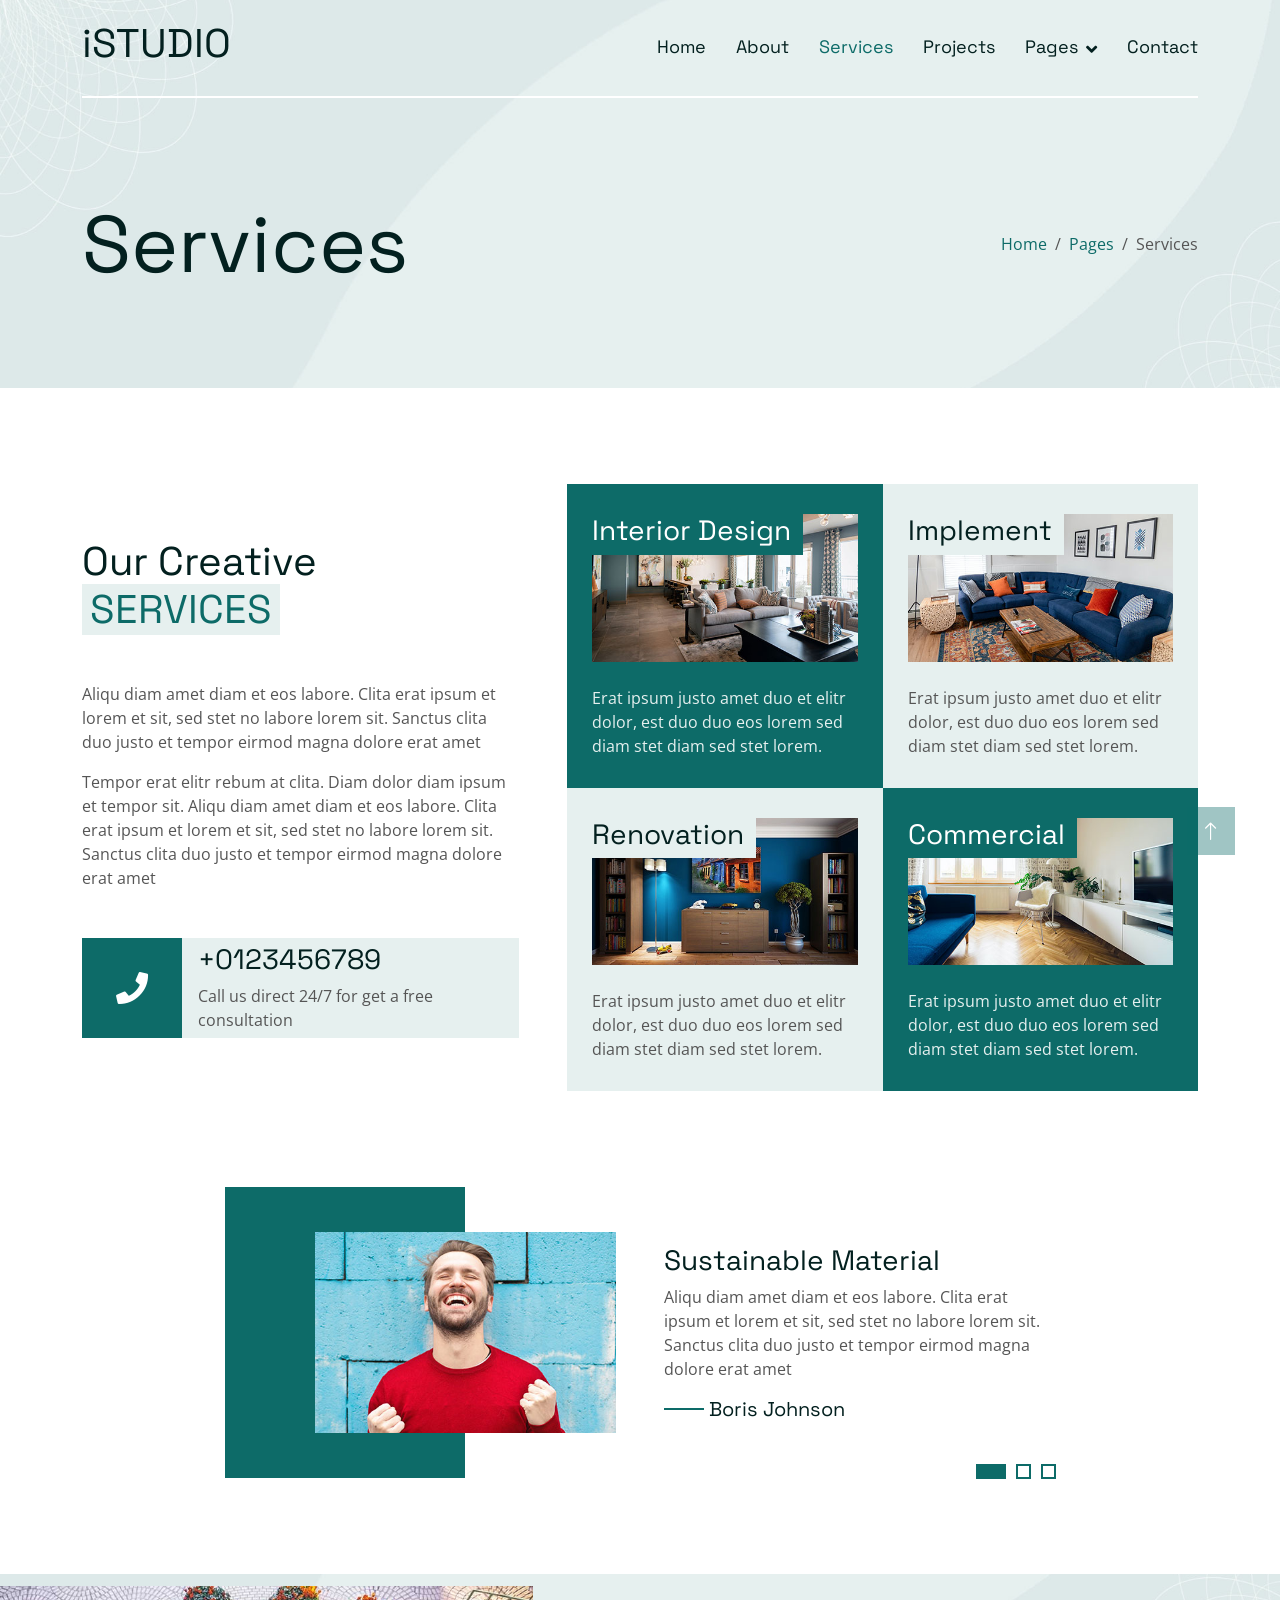
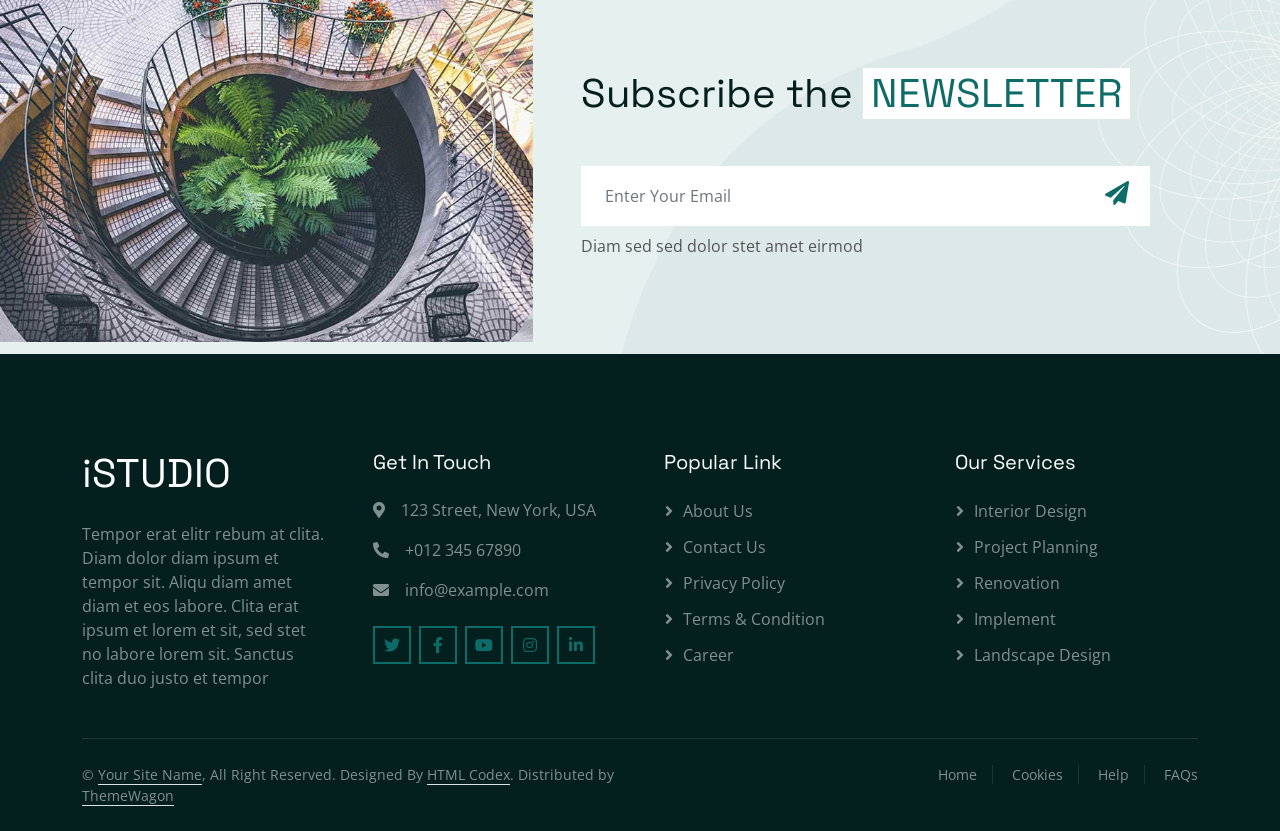
<file: service.html>
<!DOCTYPE html>
<html lang="en">

<head>
    <meta charset="utf-8">
    <title>iSTUDIO - Interior Design Website Template Free</title>
    <meta content="width=device-width, initial-scale=1.0" name="viewport">
    <meta content="" name="keywords">
    <meta content="" name="description">

    <!-- Favicon -->
    <link href="img/favicon.ico" rel="icon">

    <!-- Google Web Fonts -->
    <link rel="preconnect" href="https://fonts.googleapis.com">
    <link rel="preconnect" href="https://fonts.gstatic.com" crossorigin>
    <link href="https://fonts.googleapis.com/css2?family=Open+Sans&family=Space+Grotesk&display=swap" rel="stylesheet">

    <!-- Icon Font Stylesheet -->
    <link href="https://cdnjs.cloudflare.com/ajax/libs/font-awesome/5.10.0/css/all.min.css" rel="stylesheet">
    <link href="https://cdn.jsdelivr.net/npm/bootstrap-icons@1.4.1/font/bootstrap-icons.css" rel="stylesheet">

    <!-- Libraries Stylesheet -->
    <link href="lib/animate/animate.min.css" rel="stylesheet">
    <link href="lib/owlcarousel/assets/owl.carousel.min.css" rel="stylesheet">

    <!-- Customized Bootstrap Stylesheet -->
    <link href="css/bootstrap.min.css" rel="stylesheet">

    <!-- Template Stylesheet -->
    <link href="css/style.css" rel="stylesheet">
</head>

<body>
    <!-- Spinner Start -->
    <div id="spinner"
        class="show bg-white position-fixed translate-middle w-100 vh-100 top-50 start-50 d-flex align-items-center justify-content-center">
        <div class="spinner-grow text-primary" style="width: 3rem; height: 3rem;" role="status">
            <span class="sr-only">Loading...</span>
        </div>
    </div>
    <!-- Spinner End -->


    <!-- Navbar Start -->
    <div class="container-fluid sticky-top">
        <div class="container">
            <nav class="navbar navbar-expand-lg navbar-light border-bottom border-2 border-white">
                <a href="index.html" class="navbar-brand">
                    <h1>iSTUDIO</h1>
                </a>
                <button type="button" class="navbar-toggler ms-auto me-0" data-bs-toggle="collapse"
                    data-bs-target="#navbarCollapse">
                    <span class="navbar-toggler-icon"></span>
                </button>
                <div class="collapse navbar-collapse" id="navbarCollapse">
                    <div class="navbar-nav ms-auto">
                        <a href="index.html" class="nav-item nav-link">Home</a>
                        <a href="about.html" class="nav-item nav-link">About</a>
                        <a href="service.html" class="nav-item nav-link active">Services</a>
                        <a href="project.html" class="nav-item nav-link">Projects</a>
                        <div class="nav-item dropdown">
                            <a href="#!" class="nav-link dropdown-toggle" data-bs-toggle="dropdown">Pages</a>
                            <div class="dropdown-menu bg-light mt-2">
                                <a href="feature.html" class="dropdown-item">Features</a>
                                <a href="team.html" class="dropdown-item">Our Team</a>
                                <a href="testimonial.html" class="dropdown-item">Testimonial</a>
                                <a href="404.html" class="dropdown-item">404 Page</a>
                            </div>
                        </div>
                        <a href="contact.html" class="nav-item nav-link">Contact</a>
                    </div>
                </div>
            </nav>
        </div>
    </div>
    <!-- Navbar End -->


    <!-- Hero Start -->
    <div class="container-fluid pb-5 bg-primary hero-header">
        <div class="container py-5">
            <div class="row g-3 align-items-center">
                <div class="col-lg-6 text-center text-lg-start">
                    <h1 class="display-1 mb-0 animated slideInLeft">Services</h1>
                </div>
                <div class="col-lg-6 animated slideInRight">
                    <nav aria-label="breadcrumb">
                        <ol class="breadcrumb justify-content-center justify-content-lg-end mb-0">
                            <li class="breadcrumb-item"><a class="text-primary" href="#!">Home</a></li>
                            <li class="breadcrumb-item"><a class="text-primary" href="#!">Pages</a></li>
                            <li class="breadcrumb-item text-secondary active" aria-current="page">Services</li>
                        </ol>
                    </nav>
                </div>
            </div>
        </div>
    </div>
    <!-- Hero End -->


    <!-- Service Start -->
    <div class="container-fluid py-5">
        <div class="container py-5">
            <div class="row g-5 align-items-center">
                <div class="col-lg-5 wow fadeIn" data-wow-delay="0.1s">
                    <h1 class="mb-5">Our Creative <span
                            class="text-uppercase text-primary bg-light px-2">Services</span></h1>
                    <p>Aliqu diam
                        amet diam et eos labore. Clita erat ipsum et lorem et sit, sed stet no labore lorem sit. Sanctus
                        clita duo justo et tempor eirmod magna dolore erat amet</p>
                    <p class="mb-5">Tempor erat elitr rebum at clita. Diam dolor diam ipsum et tempor sit. Aliqu diam
                        amet diam et eos labore. Clita erat ipsum et lorem et sit, sed stet no labore lorem sit. Sanctus
                        clita duo justo et tempor eirmod magna dolore erat amet</p>
                    <div class="d-flex align-items-center bg-light">
                        <div class="btn-square flex-shrink-0 bg-primary" style="width: 100px; height: 100px;">
                            <i class="fa fa-phone fa-2x text-white"></i>
                        </div>
                        <div class="px-3">
                            <h3>+0123456789</h3>
                            <span>Call us direct 24/7 for get a free consultation</span>
                        </div>
                    </div>
                </div>
                <div class="col-lg-7">
                    <div class="row g-0">
                        <div class="col-md-6 wow fadeIn" data-wow-delay="0.2s">
                            <div class="service-item h-100 d-flex flex-column justify-content-center bg-primary">
                                <a href="#!" class="service-img position-relative mb-4">
                                    <img class="img-fluid w-100" src="img/service-1.jpg" alt="">
                                    <h3>Interior Design</h3>
                                </a>
                                <p class="mb-0">Erat ipsum justo amet duo et elitr dolor, est duo duo eos lorem sed diam
                                    stet diam sed stet lorem.</p>
                            </div>
                        </div>
                        <div class="col-md-6 wow fadeIn" data-wow-delay="0.4s">
                            <div class="service-item h-100 d-flex flex-column justify-content-center bg-light">
                                <a href="#!" class="service-img position-relative mb-4">
                                    <img class="img-fluid w-100" src="img/service-2.jpg" alt="">
                                    <h3>Implement</h3>
                                </a>
                                <p class="mb-0">Erat ipsum justo amet duo et elitr dolor, est duo duo eos lorem sed diam
                                    stet diam sed stet lorem.</p>
                            </div>
                        </div>
                        <div class="col-md-6 wow fadeIn" data-wow-delay="0.6s">
                            <div class="service-item h-100 d-flex flex-column justify-content-center bg-light">
                                <a href="#!" class="service-img position-relative mb-4">
                                    <img class="img-fluid w-100" src="img/service-3.jpg" alt="">
                                    <h3>Renovation</h3>
                                </a>
                                <p class="mb-0">Erat ipsum justo amet duo et elitr dolor, est duo duo eos lorem sed diam
                                    stet diam sed stet lorem.</p>
                            </div>
                        </div>
                        <div class="col-md-6 wow fadeIn" data-wow-delay="0.8s">
                            <div class="service-item h-100 d-flex flex-column justify-content-center bg-primary">
                                <a href="#!" class="service-img position-relative mb-4">
                                    <img class="img-fluid w-100" src="img/service-4.jpg" alt="">
                                    <h3>Commercial</h3>
                                </a>
                                <p class="mb-0">Erat ipsum justo amet duo et elitr dolor, est duo duo eos lorem sed diam
                                    stet diam sed stet lorem.</p>
                            </div>
                        </div>
                    </div>
                </div>
            </div>
        </div>
    </div>
    <!-- Service End -->


    <!-- Testimonial Start -->
    <div class="container-xxl pb-5">
        <div class="container pb-5">
            <div class="row justify-content-center">
                <div class="col-md-12 col-lg-9">
                    <div class="owl-carousel testimonial-carousel wow fadeIn" data-wow-delay="0.2s">
                        <div class="testimonial-item">
                            <div class="row g-5 align-items-center">
                                <div class="col-md-6">
                                    <div class="testimonial-img">
                                        <img class="img-fluid" src="img/testimonial-1.jpg" alt="">
                                    </div>
                                </div>
                                <div class="col-md-6">
                                    <div class="testimonial-text pb-5 pb-md-0">
                                        <h3>Sustainable Material</h3>
                                        <p>Aliqu diam amet diam et eos labore. Clita erat ipsum et lorem et sit, sed
                                            stet no labore lorem sit. Sanctus clita duo justo et tempor eirmod magna
                                            dolore erat
                                            amet</p>
                                        <h5 class="mb-0">Boris Johnson</h5>
                                    </div>
                                </div>
                            </div>
                        </div>
                        <div class="testimonial-item">
                            <div class="row g-5 align-items-center">
                                <div class="col-md-6">
                                    <div class="testimonial-img">
                                        <img class="img-fluid" src="img/testimonial-2.jpg" alt="">
                                    </div>
                                </div>
                                <div class="col-md-6">
                                    <div class="testimonial-text pb-5 pb-md-0">
                                        <h3>Customer Satisfaction</h3>
                                        <p>Clita erat ipsum et lorem et sit, sed
                                            stet no labore lorem sit. Sanctus clita duo justo et tempor eirmod magna
                                            dolore erat
                                            amet</p>
                                        <h5 class="mb-0">Alexander Bell</h5>
                                    </div>
                                </div>
                            </div>
                        </div>
                        <div class="testimonial-item">
                            <div class="row g-5 align-items-center">
                                <div class="col-md-6">
                                    <div class="testimonial-img">
                                        <img class="img-fluid" src="img/testimonial-3.jpg" alt="">
                                    </div>
                                </div>
                                <div class="col-md-6">
                                    <div class="testimonial-text pb-5 pb-md-0">
                                        <h3>Budget Friendly</h3>
                                        <p>Diam amet diam et eos labore. Clita erat ipsum et lorem et sit, sed
                                            stet no labore lorem sit. Sanctus clita duo justo et tempor eirmod magna
                                            dolore erat
                                            amet</p>
                                        <h5 class="mb-0">Bradley Gordon</h5>
                                    </div>
                                </div>
                            </div>
                        </div>
                    </div>
                </div>
            </div>
        </div>
    </div>
    <!-- Testimonial End -->


    <!-- Newsletter Start -->
    <div class="container-fluid bg-primary newsletter p-0">
        <div class="container p-0">
            <div class="row g-0 align-items-center">
                <div class="col-md-5 ps-lg-0 text-start wow fadeIn" data-wow-delay="0.2s">
                    <img class="img-fluid w-100" src="img/newsletter.jpg" alt="">
                </div>
                <div class="col-md-7 py-5 newsletter-text wow fadeIn" data-wow-delay="0.5s">
                    <div class="p-5">
                        <h1 class="mb-5">Subscribe the <span
                                class="text-uppercase text-primary bg-white px-2">Newsletter</span></h1>
                        <div class="position-relative w-100 mb-2">
                            <input class="form-control border-0 w-100 ps-4 pe-5" type="text"
                                placeholder="Enter Your Email" style="height: 60px;">
                            <button type="button" class="btn shadow-none position-absolute top-0 end-0 mt-2 me-2"><i
                                    class="fa fa-paper-plane text-primary fs-4"></i></button>
                        </div>
                        <p class="mb-0">Diam sed sed dolor stet amet eirmod</p>
                    </div>
                </div>
            </div>
        </div>
    </div>
    <!-- Newsletter End -->


    <!-- Footer Start -->
    <div class="container-fluid bg-dark text-white-50 footer pt-5">
        <div class="container py-5">
            <div class="row g-5">
                <div class="col-md-6 col-lg-3 wow fadeIn" data-wow-delay="0.1s">
                    <a href="index.html" class="d-inline-block mb-3">
                        <h1 class="text-white">iSTUDIO</h1>
                    </a>
                    <p class="mb-0">Tempor erat elitr rebum at clita. Diam dolor diam ipsum et tempor sit. Aliqu diam
                        amet diam et eos labore. Clita erat ipsum et lorem et sit, sed stet no labore lorem sit. Sanctus
                        clita duo justo et tempor</p>
                </div>
                <div class="col-md-6 col-lg-3 wow fadeIn" data-wow-delay="0.3s">
                    <h5 class="text-white mb-4">Get In Touch</h5>
                    <p><i class="fa fa-map-marker-alt me-3"></i>123 Street, New York, USA</p>
                    <p><i class="fa fa-phone-alt me-3"></i>+012 345 67890</p>
                    <p><i class="fa fa-envelope me-3"></i>info@example.com</p>
                    <div class="d-flex pt-2">
                        <a class="btn btn-outline-primary btn-square border-2 me-2" href="#!"><i
                                class="fab fa-twitter"></i></a>
                        <a class="btn btn-outline-primary btn-square border-2 me-2" href="#!"><i
                                class="fab fa-facebook-f"></i></a>
                        <a class="btn btn-outline-primary btn-square border-2 me-2" href="#!"><i
                                class="fab fa-youtube"></i></a>
                        <a class="btn btn-outline-primary btn-square border-2 me-2" href="#!"><i
                                class="fab fa-instagram"></i></a>
                        <a class="btn btn-outline-primary btn-square border-2 me-2" href="#!"><i
                                class="fab fa-linkedin-in"></i></a>
                    </div>
                </div>
                <div class="col-md-6 col-lg-3 wow fadeIn" data-wow-delay="0.5s">
                    <h5 class="text-white mb-4">Popular Link</h5>
                    <a class="btn btn-link" href="#!">About Us</a>
                    <a class="btn btn-link" href="#!">Contact Us</a>
                    <a class="btn btn-link" href="#!">Privacy Policy</a>
                    <a class="btn btn-link" href="#!">Terms & Condition</a>
                    <a class="btn btn-link" href="#!">Career</a>
                </div>
                <div class="col-md-6 col-lg-3 wow fadeIn" data-wow-delay="0.7s">
                    <h5 class="text-white mb-4">Our Services</h5>
                    <a class="btn btn-link" href="#!">Interior Design</a>
                    <a class="btn btn-link" href="#!">Project Planning</a>
                    <a class="btn btn-link" href="#!">Renovation</a>
                    <a class="btn btn-link" href="#!">Implement</a>
                    <a class="btn btn-link" href="#!">Landscape Design</a>
                </div>
            </div>
        </div>
        <div class="container wow fadeIn" data-wow-delay="0.1s">
            <div class="copyright">
                <div class="row">
                    <div class="col-md-6 text-center text-md-start mb-3 mb-md-0">
                        &copy; <a class="border-bottom" href="#!">Your Site Name</a>, All Right Reserved.

                        <!--/*** This template is free as long as you keep the below author’s credit link/attribution link/backlink. ***/-->
                        <!--/*** If you'd like to use the template without the below author’s credit link/attribution link/backlink, ***/-->
                        <!--/*** you can purchase the Credit Removal License from "https://htmlcodex.com/credit-removal". ***/-->
                        Designed By <a class="border-bottom" href="https://htmlcodex.com">HTML Codex</a>. Distributed by
                        <a class="border-bottom" href="https://themewagon.com" target="_blank">ThemeWagon</a>
                    </div>
                    <div class="col-md-6 text-center text-md-end">
                        <div class="footer-menu">
                            <a href="#!">Home</a>
                            <a href="#!">Cookies</a>
                            <a href="#!">Help</a>
                            <a href="#!">FAQs</a>
                        </div>
                    </div>
                </div>
            </div>
        </div>
    </div>
    <!-- Footer End -->


    <!-- Back to Top -->
    <a href="#!" class="btn btn-lg btn-primary btn-lg-square back-to-top"><i class="bi bi-arrow-up"></i></a>


    <!-- JavaScript Libraries -->
    <script src="https://ajax.googleapis.com/ajax/libs/jquery/3.6.1/jquery.min.js"></script>
    <script src="https://cdn.jsdelivr.net/npm/bootstrap@5.0.0/dist/js/bootstrap.bundle.min.js"></script>
    <script src="lib/wow/wow.min.js"></script>
    <script src="lib/easing/easing.min.js"></script>
    <script src="lib/waypoints/waypoints.min.js"></script>
    <script src="lib/owlcarousel/owl.carousel.min.js"></script>

    <!-- Template Javascript -->
    <script src="js/main.js"></script>
</body>

</html>
</file>
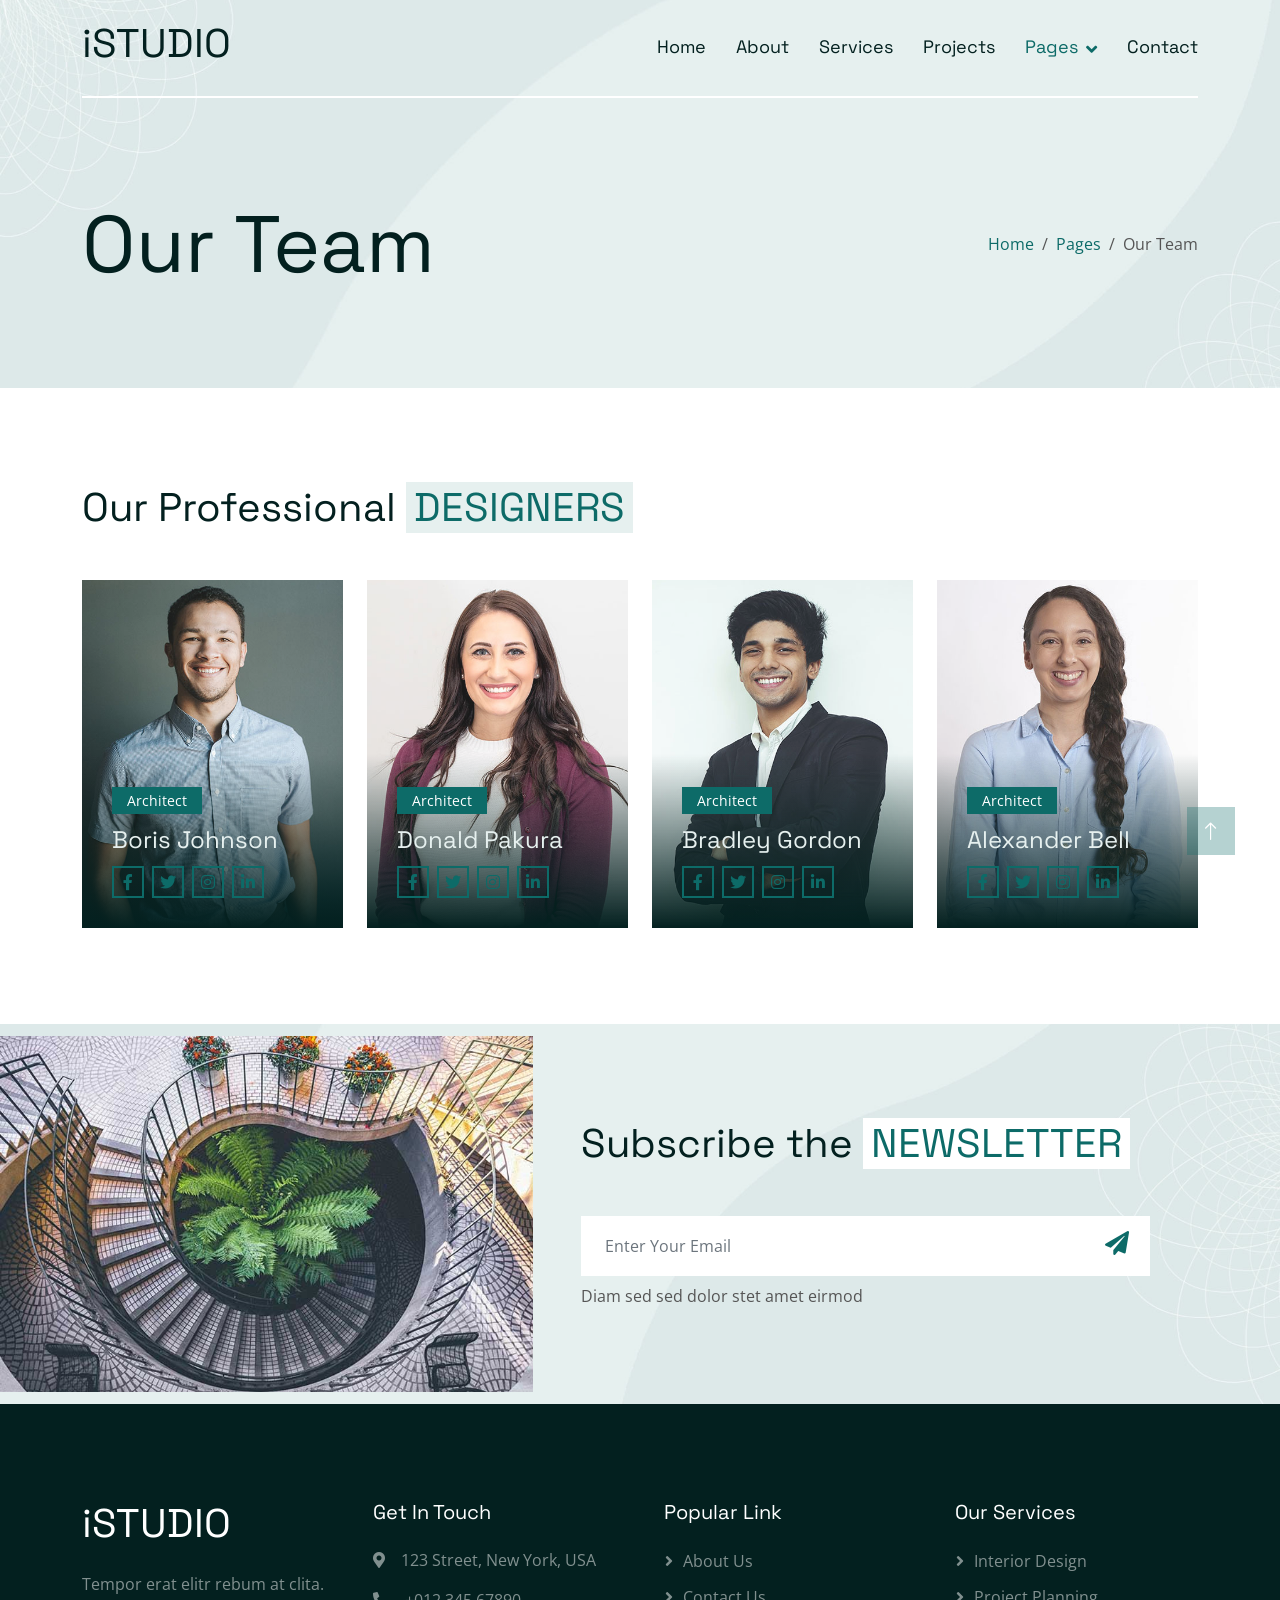
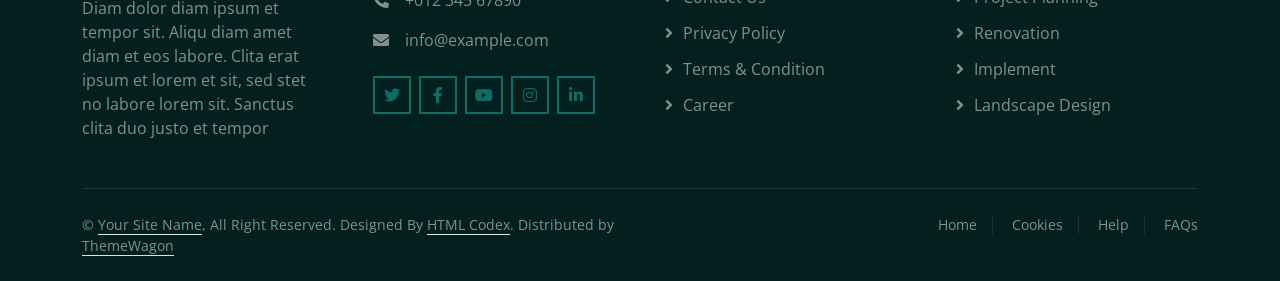
<file: team.html>
<!DOCTYPE html>
<html lang="en">

<head>
    <meta charset="utf-8">
    <title>iSTUDIO - Interior Design Website Template Free</title>
    <meta content="width=device-width, initial-scale=1.0" name="viewport">
    <meta content="" name="keywords">
    <meta content="" name="description">

    <!-- Favicon -->
    <link href="img/favicon.ico" rel="icon">

    <!-- Google Web Fonts -->
    <link rel="preconnect" href="https://fonts.googleapis.com">
    <link rel="preconnect" href="https://fonts.gstatic.com" crossorigin>
    <link href="https://fonts.googleapis.com/css2?family=Open+Sans&family=Space+Grotesk&display=swap" rel="stylesheet">

    <!-- Icon Font Stylesheet -->
    <link href="https://cdnjs.cloudflare.com/ajax/libs/font-awesome/5.10.0/css/all.min.css" rel="stylesheet">
    <link href="https://cdn.jsdelivr.net/npm/bootstrap-icons@1.4.1/font/bootstrap-icons.css" rel="stylesheet">

    <!-- Libraries Stylesheet -->
    <link href="lib/animate/animate.min.css" rel="stylesheet">
    <link href="lib/owlcarousel/assets/owl.carousel.min.css" rel="stylesheet">

    <!-- Customized Bootstrap Stylesheet -->
    <link href="css/bootstrap.min.css" rel="stylesheet">

    <!-- Template Stylesheet -->
    <link href="css/style.css" rel="stylesheet">
</head>

<body>
    <!-- Spinner Start -->
    <div id="spinner"
        class="show bg-white position-fixed translate-middle w-100 vh-100 top-50 start-50 d-flex align-items-center justify-content-center">
        <div class="spinner-grow text-primary" style="width: 3rem; height: 3rem;" role="status">
            <span class="sr-only">Loading...</span>
        </div>
    </div>
    <!-- Spinner End -->


    <!-- Navbar Start -->
    <div class="container-fluid sticky-top">
        <div class="container">
            <nav class="navbar navbar-expand-lg navbar-light border-bottom border-2 border-white">
                <a href="index.html" class="navbar-brand">
                    <h1>iSTUDIO</h1>
                </a>
                <button type="button" class="navbar-toggler ms-auto me-0" data-bs-toggle="collapse"
                    data-bs-target="#navbarCollapse">
                    <span class="navbar-toggler-icon"></span>
                </button>
                <div class="collapse navbar-collapse" id="navbarCollapse">
                    <div class="navbar-nav ms-auto">
                        <a href="index.html" class="nav-item nav-link">Home</a>
                        <a href="about.html" class="nav-item nav-link">About</a>
                        <a href="service.html" class="nav-item nav-link">Services</a>
                        <a href="project.html" class="nav-item nav-link">Projects</a>
                        <div class="nav-item dropdown">
                            <a href="#!" class="nav-link dropdown-toggle active" data-bs-toggle="dropdown">Pages</a>
                            <div class="dropdown-menu bg-light mt-2">
                                <a href="feature.html" class="dropdown-item">Features</a>
                                <a href="team.html" class="dropdown-item active">Our Team</a>
                                <a href="testimonial.html" class="dropdown-item">Testimonial</a>
                                <a href="404.html" class="dropdown-item">404 Page</a>
                            </div>
                        </div>
                        <a href="contact.html" class="nav-item nav-link">Contact</a>
                    </div>
                </div>
            </nav>
        </div>
    </div>
    <!-- Navbar End -->


    <!-- Hero Start -->
    <div class="container-fluid pb-5 bg-primary hero-header">
        <div class="container py-5">
            <div class="row g-3 align-items-center">
                <div class="col-lg-6 text-center text-lg-start">
                    <h1 class="display-1 mb-0 animated slideInLeft">Our Team</h1>
                </div>
                <div class="col-lg-6 animated slideInRight">
                    <nav aria-label="breadcrumb">
                        <ol class="breadcrumb justify-content-center justify-content-lg-end mb-0">
                            <li class="breadcrumb-item"><a class="text-primary" href="#!">Home</a></li>
                            <li class="breadcrumb-item"><a class="text-primary" href="#!">Pages</a></li>
                            <li class="breadcrumb-item text-secondary active" aria-current="page">Our Team</li>
                        </ol>
                    </nav>
                </div>
            </div>
        </div>
    </div>
    <!-- Hero End -->


    <!-- Team Start -->
    <div class="container-fluid py-5">
        <div class="container py-5">
            <h1 class="mb-5">Our Professional <span class="text-uppercase text-primary bg-light px-2">Designers</span>
            </h1>
            <div class="row g-4">
                <div class="col-md-6 col-lg-3 wow fadeIn" data-wow-delay="0.1s">
                    <div class="team-item position-relative overflow-hidden">
                        <img class="img-fluid w-100" src="img/team-1.jpg" alt="">
                        <div class="team-overlay">
                            <small class="mb-2">Architect</small>
                            <h4 class="lh-base text-light">Boris Johnson</h4>
                            <div class="d-flex justify-content-center">
                                <a class="btn btn-outline-primary btn-sm-square border-2 me-2" href="#!">
                                    <i class="fab fa-facebook-f"></i>
                                </a>
                                <a class="btn btn-outline-primary btn-sm-square border-2 me-2" href="#!">
                                    <i class="fab fa-twitter"></i>
                                </a>
                                <a class="btn btn-outline-primary btn-sm-square border-2 me-2" href="#!">
                                    <i class="fab fa-instagram"></i>
                                </a>
                                <a class="btn btn-outline-primary btn-sm-square border-2 me-2" href="#!">
                                    <i class="fab fa-linkedin-in"></i>
                                </a>
                            </div>
                        </div>
                    </div>
                </div>
                <div class="col-md-6 col-lg-3 wow fadeIn" data-wow-delay="0.3s">
                    <div class="team-item position-relative overflow-hidden">
                        <img class="img-fluid w-100" src="img/team-2.jpg" alt="">
                        <div class="team-overlay">
                            <small class="mb-2">Architect</small>
                            <h4 class="lh-base text-light">Donald Pakura</h4>
                            <div class="d-flex justify-content-center">
                                <a class="btn btn-outline-primary btn-sm-square border-2 me-2" href="#!">
                                    <i class="fab fa-facebook-f"></i>
                                </a>
                                <a class="btn btn-outline-primary btn-sm-square border-2 me-2" href="#!">
                                    <i class="fab fa-twitter"></i>
                                </a>
                                <a class="btn btn-outline-primary btn-sm-square border-2 me-2" href="#!">
                                    <i class="fab fa-instagram"></i>
                                </a>
                                <a class="btn btn-outline-primary btn-sm-square border-2 me-2" href="#!">
                                    <i class="fab fa-linkedin-in"></i>
                                </a>
                            </div>
                        </div>
                    </div>
                </div>
                <div class="col-md-6 col-lg-3 wow fadeIn" data-wow-delay="0.5s">
                    <div class="team-item position-relative overflow-hidden">
                        <img class="img-fluid w-100" src="img/team-3.jpg" alt="">
                        <div class="team-overlay">
                            <small class="mb-2">Architect</small>
                            <h4 class="lh-base text-light">Bradley Gordon</h4>
                            <div class="d-flex justify-content-center">
                                <a class="btn btn-outline-primary btn-sm-square border-2 me-2" href="#!">
                                    <i class="fab fa-facebook-f"></i>
                                </a>
                                <a class="btn btn-outline-primary btn-sm-square border-2 me-2" href="#!">
                                    <i class="fab fa-twitter"></i>
                                </a>
                                <a class="btn btn-outline-primary btn-sm-square border-2 me-2" href="#!">
                                    <i class="fab fa-instagram"></i>
                                </a>
                                <a class="btn btn-outline-primary btn-sm-square border-2 me-2" href="#!">
                                    <i class="fab fa-linkedin-in"></i>
                                </a>
                            </div>
                        </div>
                    </div>
                </div>
                <div class="col-md-6 col-lg-3 wow fadeIn" data-wow-delay="0.7s">
                    <div class="team-item position-relative overflow-hidden">
                        <img class="img-fluid w-100" src="img/team-4.jpg" alt="">
                        <div class="team-overlay">
                            <small class="mb-2">Architect</small>
                            <h4 class="lh-base text-light">Alexander Bell</h4>
                            <div class="d-flex justify-content-center">
                                <a class="btn btn-outline-primary btn-sm-square border-2 me-2" href="#!">
                                    <i class="fab fa-facebook-f"></i>
                                </a>
                                <a class="btn btn-outline-primary btn-sm-square border-2 me-2" href="#!">
                                    <i class="fab fa-twitter"></i>
                                </a>
                                <a class="btn btn-outline-primary btn-sm-square border-2 me-2" href="#!">
                                    <i class="fab fa-instagram"></i>
                                </a>
                                <a class="btn btn-outline-primary btn-sm-square border-2 me-2" href="#!">
                                    <i class="fab fa-linkedin-in"></i>
                                </a>
                            </div>
                        </div>
                    </div>
                </div>
            </div>
        </div>
    </div>
    <!-- Team End -->


    <!-- Newsletter Start -->
    <div class="container-fluid bg-primary newsletter p-0">
        <div class="container p-0">
            <div class="row g-0 align-items-center">
                <div class="col-md-5 ps-lg-0 text-start wow fadeIn" data-wow-delay="0.2s">
                    <img class="img-fluid w-100" src="img/newsletter.jpg" alt="">
                </div>
                <div class="col-md-7 py-5 newsletter-text wow fadeIn" data-wow-delay="0.5s">
                    <div class="p-5">
                        <h1 class="mb-5">Subscribe the <span
                                class="text-uppercase text-primary bg-white px-2">Newsletter</span></h1>
                        <div class="position-relative w-100 mb-2">
                            <input class="form-control border-0 w-100 ps-4 pe-5" type="text"
                                placeholder="Enter Your Email" style="height: 60px;">
                            <button type="button" class="btn shadow-none position-absolute top-0 end-0 mt-2 me-2"><i
                                    class="fa fa-paper-plane text-primary fs-4"></i></button>
                        </div>
                        <p class="mb-0">Diam sed sed dolor stet amet eirmod</p>
                    </div>
                </div>
            </div>
        </div>
    </div>
    <!-- Newsletter End -->


    <!-- Footer Start -->
    <div class="container-fluid bg-dark text-white-50 footer pt-5">
        <div class="container py-5">
            <div class="row g-5">
                <div class="col-md-6 col-lg-3 wow fadeIn" data-wow-delay="0.1s">
                    <a href="index.html" class="d-inline-block mb-3">
                        <h1 class="text-white">iSTUDIO</h1>
                    </a>
                    <p class="mb-0">Tempor erat elitr rebum at clita. Diam dolor diam ipsum et tempor sit. Aliqu diam
                        amet diam et eos labore. Clita erat ipsum et lorem et sit, sed stet no labore lorem sit. Sanctus
                        clita duo justo et tempor</p>
                </div>
                <div class="col-md-6 col-lg-3 wow fadeIn" data-wow-delay="0.3s">
                    <h5 class="text-white mb-4">Get In Touch</h5>
                    <p><i class="fa fa-map-marker-alt me-3"></i>123 Street, New York, USA</p>
                    <p><i class="fa fa-phone-alt me-3"></i>+012 345 67890</p>
                    <p><i class="fa fa-envelope me-3"></i>info@example.com</p>
                    <div class="d-flex pt-2">
                        <a class="btn btn-outline-primary btn-square border-2 me-2" href="#!"><i
                                class="fab fa-twitter"></i></a>
                        <a class="btn btn-outline-primary btn-square border-2 me-2" href="#!"><i
                                class="fab fa-facebook-f"></i></a>
                        <a class="btn btn-outline-primary btn-square border-2 me-2" href="#!"><i
                                class="fab fa-youtube"></i></a>
                        <a class="btn btn-outline-primary btn-square border-2 me-2" href="#!"><i
                                class="fab fa-instagram"></i></a>
                        <a class="btn btn-outline-primary btn-square border-2 me-2" href="#!"><i
                                class="fab fa-linkedin-in"></i></a>
                    </div>
                </div>
                <div class="col-md-6 col-lg-3 wow fadeIn" data-wow-delay="0.5s">
                    <h5 class="text-white mb-4">Popular Link</h5>
                    <a class="btn btn-link" href="#!">About Us</a>
                    <a class="btn btn-link" href="#!">Contact Us</a>
                    <a class="btn btn-link" href="#!">Privacy Policy</a>
                    <a class="btn btn-link" href="#!">Terms & Condition</a>
                    <a class="btn btn-link" href="#!">Career</a>
                </div>
                <div class="col-md-6 col-lg-3 wow fadeIn" data-wow-delay="0.7s">
                    <h5 class="text-white mb-4">Our Services</h5>
                    <a class="btn btn-link" href="#!">Interior Design</a>
                    <a class="btn btn-link" href="#!">Project Planning</a>
                    <a class="btn btn-link" href="#!">Renovation</a>
                    <a class="btn btn-link" href="#!">Implement</a>
                    <a class="btn btn-link" href="#!">Landscape Design</a>
                </div>
            </div>
        </div>
        <div class="container wow fadeIn" data-wow-delay="0.1s">
            <div class="copyright">
                <div class="row">
                    <div class="col-md-6 text-center text-md-start mb-3 mb-md-0">
                        &copy; <a class="border-bottom" href="#!">Your Site Name</a>, All Right Reserved.

                        <!--/*** This template is free as long as you keep the below author’s credit link/attribution link/backlink. ***/-->
                        <!--/*** If you'd like to use the template without the below author’s credit link/attribution link/backlink, ***/-->
                        <!--/*** you can purchase the Credit Removal License from "https://htmlcodex.com/credit-removal". ***/-->
                        Designed By <a class="border-bottom" href="https://htmlcodex.com">HTML Codex</a>. Distributed by
                        <a class="border-bottom" href="https://themewagon.com" target="_blank">ThemeWagon</a>
                    </div>
                    <div class="col-md-6 text-center text-md-end">
                        <div class="footer-menu">
                            <a href="#!">Home</a>
                            <a href="#!">Cookies</a>
                            <a href="#!">Help</a>
                            <a href="#!">FAQs</a>
                        </div>
                    </div>
                </div>
            </div>
        </div>
    </div>
    <!-- Footer End -->


    <!-- Back to Top -->
    <a href="#!" class="btn btn-lg btn-primary btn-lg-square back-to-top"><i class="bi bi-arrow-up"></i></a>


    <!-- JavaScript Libraries -->
    <script src="https://ajax.googleapis.com/ajax/libs/jquery/3.6.1/jquery.min.js"></script>
    <script src="https://cdn.jsdelivr.net/npm/bootstrap@5.0.0/dist/js/bootstrap.bundle.min.js"></script>
    <script src="lib/wow/wow.min.js"></script>
    <script src="lib/easing/easing.min.js"></script>
    <script src="lib/waypoints/waypoints.min.js"></script>
    <script src="lib/owlcarousel/owl.carousel.min.js"></script>

    <!-- Template Javascript -->
    <script src="js/main.js"></script>
</body>

</html>
</file>
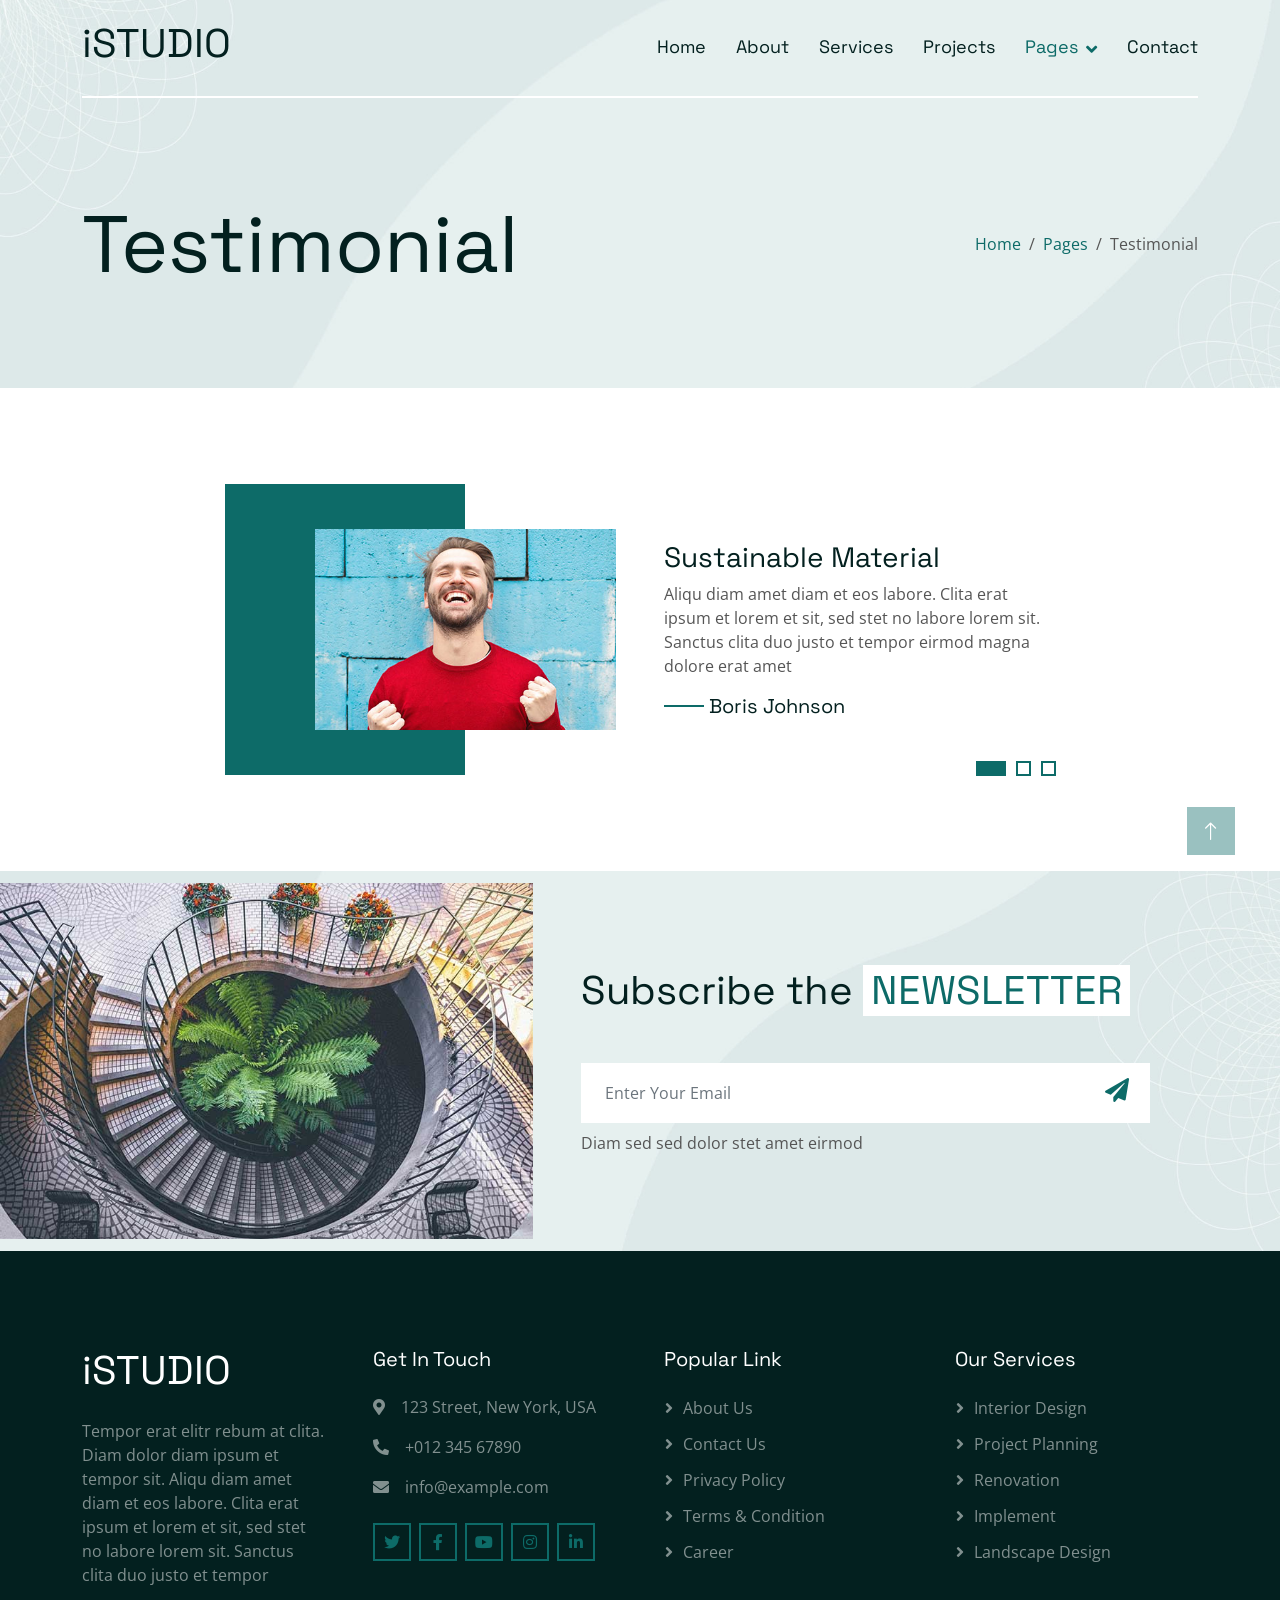
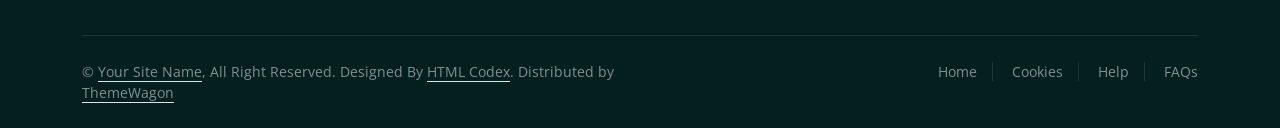
<file: testimonial.html>
<!DOCTYPE html>
<html lang="en">

<head>
    <meta charset="utf-8">
    <title>iSTUDIO - Interior Design Website Template Free</title>
    <meta content="width=device-width, initial-scale=1.0" name="viewport">
    <meta content="" name="keywords">
    <meta content="" name="description">

    <!-- Favicon -->
    <link href="img/favicon.ico" rel="icon">

    <!-- Google Web Fonts -->
    <link rel="preconnect" href="https://fonts.googleapis.com">
    <link rel="preconnect" href="https://fonts.gstatic.com" crossorigin>
    <link href="https://fonts.googleapis.com/css2?family=Open+Sans&family=Space+Grotesk&display=swap" rel="stylesheet">

    <!-- Icon Font Stylesheet -->
    <link href="https://cdnjs.cloudflare.com/ajax/libs/font-awesome/5.10.0/css/all.min.css" rel="stylesheet">
    <link href="https://cdn.jsdelivr.net/npm/bootstrap-icons@1.4.1/font/bootstrap-icons.css" rel="stylesheet">

    <!-- Libraries Stylesheet -->
    <link href="lib/animate/animate.min.css" rel="stylesheet">
    <link href="lib/owlcarousel/assets/owl.carousel.min.css" rel="stylesheet">

    <!-- Customized Bootstrap Stylesheet -->
    <link href="css/bootstrap.min.css" rel="stylesheet">

    <!-- Template Stylesheet -->
    <link href="css/style.css" rel="stylesheet">
</head>

<body>
    <!-- Spinner Start -->
    <div id="spinner"
        class="show bg-white position-fixed translate-middle w-100 vh-100 top-50 start-50 d-flex align-items-center justify-content-center">
        <div class="spinner-grow text-primary" style="width: 3rem; height: 3rem;" role="status">
            <span class="sr-only">Loading...</span>
        </div>
    </div>
    <!-- Spinner End -->


    <!-- Navbar Start -->
    <div class="container-fluid sticky-top">
        <div class="container">
            <nav class="navbar navbar-expand-lg navbar-light border-bottom border-2 border-white">
                <a href="index.html" class="navbar-brand">
                    <h1>iSTUDIO</h1>
                </a>
                <button type="button" class="navbar-toggler ms-auto me-0" data-bs-toggle="collapse"
                    data-bs-target="#navbarCollapse">
                    <span class="navbar-toggler-icon"></span>
                </button>
                <div class="collapse navbar-collapse" id="navbarCollapse">
                    <div class="navbar-nav ms-auto">
                        <a href="index.html" class="nav-item nav-link">Home</a>
                        <a href="about.html" class="nav-item nav-link">About</a>
                        <a href="service.html" class="nav-item nav-link">Services</a>
                        <a href="project.html" class="nav-item nav-link">Projects</a>
                        <div class="nav-item dropdown">
                            <a href="#!" class="nav-link dropdown-toggle active" data-bs-toggle="dropdown">Pages</a>
                            <div class="dropdown-menu bg-light mt-2">
                                <a href="feature.html" class="dropdown-item">Features</a>
                                <a href="team.html" class="dropdown-item">Our Team</a>
                                <a href="testimonial.html" class="dropdown-item active">Testimonial</a>
                                <a href="404.html" class="dropdown-item">404 Page</a>
                            </div>
                        </div>
                        <a href="contact.html" class="nav-item nav-link">Contact</a>
                    </div>
                </div>
            </nav>
        </div>
    </div>
    <!-- Navbar End -->


    <!-- Hero Start -->
    <div class="container-fluid pb-5 bg-primary hero-header">
        <div class="container py-5">
            <div class="row g-3 align-items-center">
                <div class="col-lg-6 text-center text-lg-start">
                    <h1 class="display-1 mb-0 animated slideInLeft">Testimonial</h1>
                </div>
                <div class="col-lg-6 animated slideInRight">
                    <nav aria-label="breadcrumb">
                        <ol class="breadcrumb justify-content-center justify-content-lg-end mb-0">
                            <li class="breadcrumb-item"><a class="text-primary" href="#!">Home</a></li>
                            <li class="breadcrumb-item"><a class="text-primary" href="#!">Pages</a></li>
                            <li class="breadcrumb-item text-secondary active" aria-current="page">Testimonial</li>
                        </ol>
                    </nav>
                </div>
            </div>
        </div>
    </div>
    <!-- Hero End -->


    <!-- Testimonial Start -->
    <div class="container-xxl py-5">
        <div class="container py-5">
            <div class="row justify-content-center">
                <div class="col-md-12 col-lg-9">
                    <div class="owl-carousel testimonial-carousel wow fadeIn" data-wow-delay="0.2s">
                        <div class="testimonial-item">
                            <div class="row g-5 align-items-center">
                                <div class="col-md-6">
                                    <div class="testimonial-img">
                                        <img class="img-fluid" src="img/testimonial-1.jpg" alt="">
                                    </div>
                                </div>
                                <div class="col-md-6">
                                    <div class="testimonial-text pb-5 pb-md-0">
                                        <h3>Sustainable Material</h3>
                                        <p>Aliqu diam amet diam et eos labore. Clita erat ipsum et lorem et sit, sed
                                            stet no labore lorem sit. Sanctus clita duo justo et tempor eirmod magna
                                            dolore erat
                                            amet</p>
                                        <h5 class="mb-0">Boris Johnson</h5>
                                    </div>
                                </div>
                            </div>
                        </div>
                        <div class="testimonial-item">
                            <div class="row g-5 align-items-center">
                                <div class="col-md-6">
                                    <div class="testimonial-img">
                                        <img class="img-fluid" src="img/testimonial-2.jpg" alt="">
                                    </div>
                                </div>
                                <div class="col-md-6">
                                    <div class="testimonial-text pb-5 pb-md-0">
                                        <h3>Customer Satisfaction</h3>
                                        <p>Clita erat ipsum et lorem et sit, sed
                                            stet no labore lorem sit. Sanctus clita duo justo et tempor eirmod magna
                                            dolore erat
                                            amet</p>
                                        <h5 class="mb-0">Alexander Bell</h5>
                                    </div>
                                </div>
                            </div>
                        </div>
                        <div class="testimonial-item">
                            <div class="row g-5 align-items-center">
                                <div class="col-md-6">
                                    <div class="testimonial-img">
                                        <img class="img-fluid" src="img/testimonial-3.jpg" alt="">
                                    </div>
                                </div>
                                <div class="col-md-6">
                                    <div class="testimonial-text pb-5 pb-md-0">
                                        <h3>Budget Friendly</h3>
                                        <p>Diam amet diam et eos labore. Clita erat ipsum et lorem et sit, sed
                                            stet no labore lorem sit. Sanctus clita duo justo et tempor eirmod magna
                                            dolore erat
                                            amet</p>
                                        <h5 class="mb-0">Bradley Gordon</h5>
                                    </div>
                                </div>
                            </div>
                        </div>
                    </div>
                </div>
            </div>
        </div>
    </div>
    <!-- Testimonial End -->


    <!-- Newsletter Start -->
    <div class="container-fluid bg-primary newsletter p-0">
        <div class="container p-0">
            <div class="row g-0 align-items-center">
                <div class="col-md-5 ps-lg-0 text-start wow fadeIn" data-wow-delay="0.2s">
                    <img class="img-fluid w-100" src="img/newsletter.jpg" alt="">
                </div>
                <div class="col-md-7 py-5 newsletter-text wow fadeIn" data-wow-delay="0.5s">
                    <div class="p-5">
                        <h1 class="mb-5">Subscribe the <span
                                class="text-uppercase text-primary bg-white px-2">Newsletter</span></h1>
                        <div class="position-relative w-100 mb-2">
                            <input class="form-control border-0 w-100 ps-4 pe-5" type="text"
                                placeholder="Enter Your Email" style="height: 60px;">
                            <button type="button" class="btn shadow-none position-absolute top-0 end-0 mt-2 me-2"><i
                                    class="fa fa-paper-plane text-primary fs-4"></i></button>
                        </div>
                        <p class="mb-0">Diam sed sed dolor stet amet eirmod</p>
                    </div>
                </div>
            </div>
        </div>
    </div>
    <!-- Newsletter End -->


    <!-- Footer Start -->
    <div class="container-fluid bg-dark text-white-50 footer pt-5">
        <div class="container py-5">
            <div class="row g-5">
                <div class="col-md-6 col-lg-3 wow fadeIn" data-wow-delay="0.1s">
                    <a href="index.html" class="d-inline-block mb-3">
                        <h1 class="text-white">iSTUDIO</h1>
                    </a>
                    <p class="mb-0">Tempor erat elitr rebum at clita. Diam dolor diam ipsum et tempor sit. Aliqu diam
                        amet diam et eos labore. Clita erat ipsum et lorem et sit, sed stet no labore lorem sit. Sanctus
                        clita duo justo et tempor</p>
                </div>
                <div class="col-md-6 col-lg-3 wow fadeIn" data-wow-delay="0.3s">
                    <h5 class="text-white mb-4">Get In Touch</h5>
                    <p><i class="fa fa-map-marker-alt me-3"></i>123 Street, New York, USA</p>
                    <p><i class="fa fa-phone-alt me-3"></i>+012 345 67890</p>
                    <p><i class="fa fa-envelope me-3"></i>info@example.com</p>
                    <div class="d-flex pt-2">
                        <a class="btn btn-outline-primary btn-square border-2 me-2" href="#!"><i
                                class="fab fa-twitter"></i></a>
                        <a class="btn btn-outline-primary btn-square border-2 me-2" href="#!"><i
                                class="fab fa-facebook-f"></i></a>
                        <a class="btn btn-outline-primary btn-square border-2 me-2" href="#!"><i
                                class="fab fa-youtube"></i></a>
                        <a class="btn btn-outline-primary btn-square border-2 me-2" href="#!"><i
                                class="fab fa-instagram"></i></a>
                        <a class="btn btn-outline-primary btn-square border-2 me-2" href="#!"><i
                                class="fab fa-linkedin-in"></i></a>
                    </div>
                </div>
                <div class="col-md-6 col-lg-3 wow fadeIn" data-wow-delay="0.5s">
                    <h5 class="text-white mb-4">Popular Link</h5>
                    <a class="btn btn-link" href="#!">About Us</a>
                    <a class="btn btn-link" href="#!">Contact Us</a>
                    <a class="btn btn-link" href="#!">Privacy Policy</a>
                    <a class="btn btn-link" href="#!">Terms & Condition</a>
                    <a class="btn btn-link" href="#!">Career</a>
                </div>
                <div class="col-md-6 col-lg-3 wow fadeIn" data-wow-delay="0.7s">
                    <h5 class="text-white mb-4">Our Services</h5>
                    <a class="btn btn-link" href="#!">Interior Design</a>
                    <a class="btn btn-link" href="#!">Project Planning</a>
                    <a class="btn btn-link" href="#!">Renovation</a>
                    <a class="btn btn-link" href="#!">Implement</a>
                    <a class="btn btn-link" href="#!">Landscape Design</a>
                </div>
            </div>
        </div>
        <div class="container wow fadeIn" data-wow-delay="0.1s">
            <div class="copyright">
                <div class="row">
                    <div class="col-md-6 text-center text-md-start mb-3 mb-md-0">
                        &copy; <a class="border-bottom" href="#!">Your Site Name</a>, All Right Reserved.

                        <!--/*** This template is free as long as you keep the below author’s credit link/attribution link/backlink. ***/-->
                        <!--/*** If you'd like to use the template without the below author’s credit link/attribution link/backlink, ***/-->
                        <!--/*** you can purchase the Credit Removal License from "https://htmlcodex.com/credit-removal". ***/-->
                        Designed By <a class="border-bottom" href="https://htmlcodex.com">HTML Codex</a>. Distributed by
                        <a class="border-bottom" href="https://themewagon.com" target="_blank">ThemeWagon</a>
                    </div>
                    <div class="col-md-6 text-center text-md-end">
                        <div class="footer-menu">
                            <a href="#!">Home</a>
                            <a href="#!">Cookies</a>
                            <a href="#!">Help</a>
                            <a href="#!">FAQs</a>
                        </div>
                    </div>
                </div>
            </div>
        </div>
    </div>
    <!-- Footer End -->


    <!-- Back to Top -->
    <a href="#!" class="btn btn-lg btn-primary btn-lg-square back-to-top"><i class="bi bi-arrow-up"></i></a>


    <!-- JavaScript Libraries -->
    <script src="https://ajax.googleapis.com/ajax/libs/jquery/3.6.1/jquery.min.js"></script>
    <script src="https://cdn.jsdelivr.net/npm/bootstrap@5.0.0/dist/js/bootstrap.bundle.min.js"></script>
    <script src="lib/wow/wow.min.js"></script>
    <script src="lib/easing/easing.min.js"></script>
    <script src="lib/waypoints/waypoints.min.js"></script>
    <script src="lib/owlcarousel/owl.carousel.min.js"></script>

    <!-- Template Javascript -->
    <script src="js/main.js"></script>
</body>

</html>
</file>
<file: css/style.css>
/********** Template CSS **********/

/*** Spinner ***/
#spinner {
    opacity: 0;
    visibility: hidden;
    transition: opacity .5s ease-out, visibility 0s linear .5s;
    z-index: 99999;
}

#spinner.show {
    transition: opacity .5s ease-out, visibility 0s linear 0s;
    visibility: visible;
    opacity: 1;
}

.back-to-top {
    position: fixed;
    display: none;
    right: 45px;
    bottom: 45px;
    z-index: 99;
}

/*** Button ***/
.btn {
    transition: .5s;
}

.btn-square {
    width: 38px;
    height: 38px;
}

.btn-sm-square {
    width: 32px;
    height: 32px;
}

.btn-lg-square {
    width: 48px;
    height: 48px;
}

.btn-square,
.btn-sm-square,
.btn-lg-square {
    padding: 0;
    display: flex;
    align-items: center;
    justify-content: center;
    font-weight: normal;
}


/*** Navbar ***/
.sticky-top {
    top: -150px;
    transition: .5s;
}

.navbar {
    padding: 15px 0;
    font-family: "Space Grotesk", sans-serif;
    font-size: 18px;
}

.navbar .navbar-nav .nav-link {
    margin-left: 30px;
    padding: 0;
    outline: none;
    color: var(--bs-dark);
}

.navbar .navbar-nav .nav-link:hover,
.navbar .navbar-nav .nav-link.active {
    color: var(--bs-primary)
}

.navbar .dropdown-toggle::after {
    border: none;
    content: "\f107";
    font-family: "Font Awesome 5 Free";
    font-weight: 900;
    vertical-align: middle;
    margin-left: 8px;
}

.navbar .dropdown-menu .dropdown-item:hover,
.navbar .dropdown-menu .dropdown-item.active {
    color: var(--bs-white);
    background: var(--bs-primary);
}

.log {
    height: 100px;
}

.log-container img {
  width: 50%;
  height: 50%;
  object-fit: cover; /* Crops image to fit, maintaining ratio */
}



@media (max-width: 991.98px) {
    .navbar .navbar-nav .nav-link .log {
        margin-left: 0;
        padding: 10px 0;
    }
}

@media (min-width: 992px) {
    .navbar .nav-item .dropdown-menu {
        display: block;
        border: none;
        margin-top: 0;
        top: 150%;
        opacity: 0;
        visibility: hidden;
        transition: .5s;
    }

    .navbar .nav-item:hover .dropdown-menu {
        top: 100%;
        visibility: visible;
        transition: .5s;
        opacity: 1;
    }
}


/*** Hero Header ***/
.hero-header {
    margin-top: -100px;
    padding-top: 150px;
    background: url(../img/hero-bg.jpg) top center no-repeat;
    background-size: cover;
}

.hero-header .breadcrumb-item+.breadcrumb-item::before {
    color: var(--light);
}

.header-carousel {
    position: relative;
    padding: 45px 90px 45px 0;
}

.header-carousel::before {
    position: absolute;
    content: "";
    top: 0;
    right: 0;
    width: calc(50% + 45px);
    height: 100%;
    background: var(--bs-primary);
    z-index: -1;
}

.header-carousel .owl-dots {
    position: absolute;
    top: 50%;
    right: 38px;
    transform: translateY(-50%);
    display: flex;
    flex-direction: column;
    align-items: center;
    justify-content: center;
}

.header-carousel .owl-dot {
    position: relative;
    display: inline-block;
    margin: 5px 0;
    width: 15px;
    height: 15px;
    border: 2px solid var(--bs-white);
    transition: .5s;
}

.header-carousel .owl-dot.active {
    height: 30px;
    background: var(--bs-white);
}


/*** About ***/
.about-img {
    position: relative;
    overflow: hidden;
}

.about-img::after {
    position: absolute;
    content: "";
    width: 100%;
    height: 100%;
    top: 0;
    left: 0;
    background: url(../img/bg-about-img.png) top left no-repeat;
    background-size: contain;
}


/*** Project ***/
.project-item img {
    transition: .5s;
}
  
.project-item:hover img {
    transform: scale(1.2);
}
  
.project-overlay {
    position: absolute;
    padding: 25px;
    width: 100%;
    height: 100%;
    top: 0;
    left: 0;
    display: flex;
    flex-direction: column;
    align-items: flex-start;
    justify-content: flex-end;
    background: linear-gradient(rgba(255, 255, 255, .1) 50%, var(--bs-dark));
    z-index: 1;
}


/*** Service ***/
.service-item {
    position: relative;
    padding: 30px 25px;
    transition: .5s;
}

.service-item.bg-primary:hover {
    background: var(--bs-light) !important;
}

.service-item.bg-primary p {
    color: var(--bs-light);
    transition: .5s;
}

.service-item.bg-primary:hover p {
    color: var(--bs-secondary);
}

.service-item.bg-light:hover {
    background: var(--bs-primary) !important;
}

.service-item.bg-light p {
    color: var(--bs-secondary);
    transition: .5s;
}

.service-item.bg-light:hover p {
    color: var(--bs-light);
}


.service-item .service-img h3 {
    position: absolute;
    top: 0;
    left: 0;
    padding: 0 12px 7px 0;
}

.service-item.bg-primary .service-img h3 {
    background: var(--bs-primary);
    color: var(--bs-white);
    transition: .5s;
}

.service-item.bg-primary:hover .service-img h3 {
    background: var(--bs-light);
    color: var(--bs-dark);
}

.service-item.bg-light .service-img h3 {
    background: var(--bs-light);
    color: var(--bs-dark);
    transition: .5s;
}

.service-item.bg-light:hover .service-img h3 {
    background: var(--bs-primary);
    color: var(--bs-white);
}


/*** Our Team ***/
.team-item img {
    transition: .5s;
}
  
.team-item:hover img {
    transform: scale(1.2);
}
  
.team-overlay {
    position: absolute;
    padding: 30px;
    width: 100%;
    height: 100%;
    top: 0;
    left: 0;
    display: flex;
    flex-direction: column;
    align-items: flex-start;
    justify-content: flex-end;
    background: linear-gradient(rgba(255, 255, 255, .1) 50%, var(--bs-dark));
    z-index: 1;
}

.team-overlay small {
    display: inline-block;
    padding: 3px 15px;
    color: var(--bs-white);
    background: var(--bs-primary);
}


/*** Testimonial ***/
.testimonial-img {
    position: relative;
    padding: 45px 0 45px 90px;
}

.testimonial-img::before {
    position: absolute;
    content: "";
    top: 0;
    left: 0;
    width: calc(50% + 45px);
    height: 100%;
    background: var(--bs-primary);
    z-index: -1;
}

.testimonial-text h5 {
    position: relative;
    padding-left: 45px;
}

.testimonial-text h5::before {
    position: absolute;
    content: "";
    top: 50%;
    left: 0;
    transform: translateY(-50%);
    width: 40px;
    height: 2px;
    background: var(--bs-primary);
}

.testimonial-carousel .owl-dots {
    position: absolute;
    height: 17px;
    bottom: 0;
    right: 0;
    left: auto;
}

.testimonial-carousel .owl-dot {
    position: relative;
    display: inline-block;
    margin-left: 10px;
    width: 15px;
    height: 15px;
    background: var(--bs-white);
    border: 2px solid var(--bs-primary);
    transition: .5s;
}

.testimonial-carousel .owl-dot.active {
    width: 30px;
    background: var(--bs-primary);
}

@media (max-width: 768px) {
    .testimonial-carousel .owl-dots {
        left: 0;
        right: auto;
    }

    .testimonial-carousel .owl-dot {
        margin-right: 10px;
        margin-left: 0;
    }
}


/*** Newsletter ***/
.newsletter {
    background: url(../img/hero-bg.jpg) bottom right no-repeat;
    background-size: cover;
}

@media (min-width: 992px) {
    .newsletter .container {
        max-width: 100% !important;
    }

    .newsletter .newsletter-text  {
        padding-right: calc(((100% - 960px) / 2) + .75rem);
    }
}

@media (min-width: 1200px) {
    .newsletter .newsletter-text  {
        padding-right: calc(((100% - 1140px) / 2) + .75rem);
    }
}

@media (min-width: 1400px) {
    .newsletter .newsletter-text  {
        padding-right: calc(((100% - 1320px) / 2) + .75rem);
    }
}


/*** Footer ***/
.footer .btn.btn-link {
    display: block;
    margin-bottom: 10px;
    padding: 0;
    text-align: left;
    color: rgba(255,255,255,.5);
    font-weight: normal;
    transition: .3s;
}

.footer .btn.btn-link:hover {
    color: var(--bs-white);
    letter-spacing: 1px;
    box-shadow: none;
}

.footer .btn.btn-link::before {
    position: relative;
    content: "\f105";
    font-family: "Font Awesome 5 Free";
    font-weight: 900;
    margin-right: 10px;
}

.footer .copyright {
    padding: 25px 0;
    font-size: 14px;
    border-top: 1px solid rgba(256, 256, 256, .1);
}

.footer .copyright a {
    color: rgba(255,255,255,.5);
}

.footer .copyright a:hover {
    color: var(--bs-white);
}

.footer .footer-menu a {
    margin-right: 15px;
    padding-right: 15px;
    border-right: 1px solid rgba(255, 255, 255, .1);
}

.footer .footer-menu a:last-child {
    margin-right: 0;
    padding-right: 0;
    border-right: none;
}
</file>
